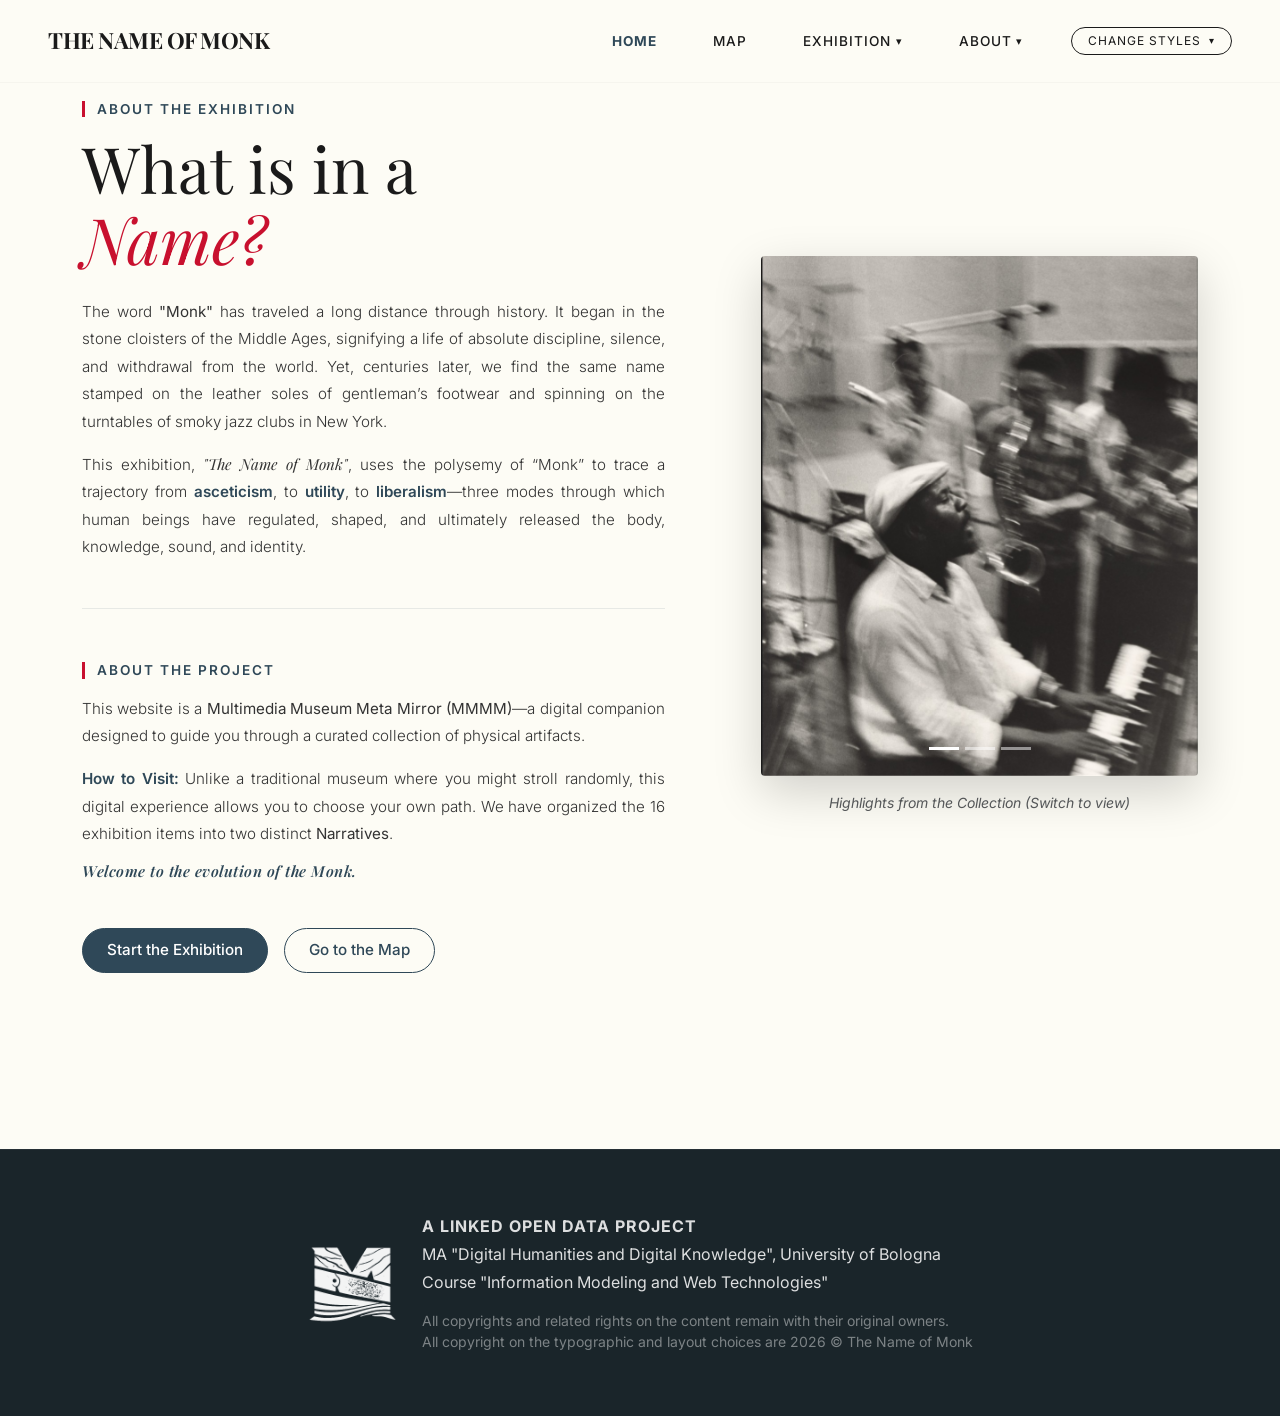
<file: index.html>
<!DOCTYPE html>
<html lang="en">
<head>
    <meta charset="UTF-8">
    <meta name="viewport" content="width=device-width, initial-scale=1.0">
    <title>The Name of Monk</title>
    
    <link href="https://cdn.jsdelivr.net/npm/bootstrap@5.3.0/dist/css/bootstrap.min.css" rel="stylesheet">
    <link rel="preconnect" href="https://fonts.googleapis.com">
    <link rel="preconnect" href="https://fonts.gstatic.com" crossorigin>
    <link href="https://fonts.googleapis.com/css2?family=Inter:wght@300;400;500;600&family=Playfair+Display:ital,wght@0,400;0,500;0,600;0,700;1,400&display=swap" rel="stylesheet">
    
    <link rel="stylesheet" href="css/base.css">
    <link id="theme-css" rel="stylesheet" href="css/theme-modern.css">
</head>
<body data-theme="modern">
    <nav class="navbar navbar-expand-lg fixed-top" id="mainNav">
        <div class="container-fluid px-4 px-lg-5">
            <a class="navbar-brand logo-text" href="#">THE NAME OF MONK</a>
            <button class="navbar-toggler" type="button" data-bs-toggle="collapse" data-bs-target="#navbarContent">
                <span class="navbar-toggler-icon"></span>
            </button>
            <div class="collapse navbar-collapse" id="navbarContent">
                <ul class="navbar-nav ms-auto mb-2 mb-lg-0 align-items-center gap-4">
                    <li class="nav-item"><a class="nav-link active" href="#">Home</a></li>
                    <li class="nav-item"><a class="nav-link" href="map.html">Map</a></li>
                    <li class="nav-item dropdown">
                        <a class="nav-link dropdown-toggle" href="#" role="button" data-bs-toggle="dropdown">Exhibition</a>
                        <ul class="dropdown-menu">
                            <li><a class="dropdown-item" href="narratives.html">Narratives</a></li>
                            <li><a class="dropdown-item" href="collection.html">Collections</a></li>
                        </ul>
                    </li>
                    <li class="nav-item dropdown">
                        <a class="nav-link dropdown-toggle" href="#" role="button" data-bs-toggle="dropdown">About</a>
                        <ul class="dropdown-menu">
                            <li><a class="dropdown-item" href="documentation.html">Documentation</a></li>
                            <li><a class="dropdown-item" href="disclaimer.html">Disclaimer</a></li>
                            <li><a class="dropdown-item" href="aboutus.html">About Us</a></li>
                        </ul>
                    </li>
                    <li class="nav-item dropdown ms-lg-2">
                        <a class="btn btn-style-toggle rounded-pill btn-sm px-3 dropdown-toggle" href="#" role="button" data-bs-toggle="dropdown">
                            CHANGE STYLES
                        </a>
                        <ul class="dropdown-menu dropdown-menu-end">
                            <li><a class="dropdown-item" href="#" onclick="setTheme('css/theme-modern.css', 'modern')">Modern (Default)</a></li>
                            <li><a class="dropdown-item" href="#" onclick="setTheme('css/theme-jazz.css', 'jazz')">Jazz</a></li>
                            <li><a class="dropdown-item" href="#" onclick="setTheme('css/theme-medieval.css', 'medieval')">Medieval</a></li>
                            <li><a class="dropdown-item" href="#" onclick="setTheme('css/theme-gothic.css', 'gothic')">Gothic</a></li>
                            <li><a class="dropdown-item" href="#" onclick="setTheme('css/theme-abstract.css', 'abstract')">Abstract</a></li>
                            <li><a class="dropdown-item" href="#" onclick="setTheme('css/theme-future.css', 'future')">Future</a></li>
                        </ul>
                    </li>
                </ul>
            </div>
        </div>
    </nav>

    <main class="container-fluid min-vh-100 d-flex align-items-center position-relative">
        <div class="container py-5 mt-5">
            <div class="row align-items-start gx-lg-5">
                <div class="col-lg-7 mb-5 mb-lg-0">
                    <div class="content-wrapper pe-lg-5">
                        <div class="mb-5">
                            <h5 class="section-label mb-3">ABOUT THE EXHIBITION</h5>
                            <h1 class="display-3 mb-4 main-title anim-element anim-up">
                                What is in a <br>
                                <span class="accent-text fst-italic">Name?</span>
                            </h1>
                            <div class="lead-text">
                                <p>The word <strong>"Monk"</strong> has traveled a long distance through history. It began in the stone cloisters of the Middle Ages, signifying a life of absolute discipline, silence, and withdrawal from the world. Yet, centuries later, we find the same name stamped on the leather soles of gentleman’s footwear and spinning on the turntables of smoky jazz clubs in New York.</p>
                                <p>This exhibition, <em class="serif-font">"The Name of Monk"</em>, uses the polysemy of “Monk” to trace a trajectory from <span class="highlight">asceticism</span>, to <span class="highlight">utility</span>, to <span class="highlight">liberalism</span>—three modes through which human beings have regulated, shaped, and ultimately released the body, knowledge, sound, and identity.</p>
                            </div>
                        </div>
                        <hr class="my-5" style="border-color: var(--cyan-grey); opacity: 0.1;">
                        <div class="mb-5">
                            <h5 class="section-label mb-3">ABOUT THE PROJECT</h5>
                            <div class="lead-text">
                                <p>This website is a <strong>Multimedia Museum Meta Mirror (MMMM)</strong>—a digital companion designed to guide you through a curated collection of physical artifacts.</p>
                                <p><strong class="highlight" style="color:var(--cyan-grey);">How to Visit:</strong> Unlike a traditional museum where you might stroll randomly, this digital experience allows you to choose your own path. We have organized the 16 exhibition items into two distinct <strong>Narratives</strong>.</p>
                                <p class="welcome-msg anim-element anim-left">Welcome to the evolution of the Monk.</p>
                            </div>
                        </div>
                        <div class="d-flex flex-wrap gap-3 mt-4">
                            <a href="narratives.html" class="btn btn-custom-primary btn-lg px-4">Start the Exhibition</a>
                            <a href="map.html" class="btn btn-custom-outline btn-lg px-4">Go to the Map</a>
                        </div>
                    </div>
                </div>
                <div class="col-lg-5 text-center position-relative sticky-lg-top" style="top: 160px; z-index: 1;">
                    <div class="image-frame shadow-lg">
                        <div id="heroCarousel" class="carousel slide carousel-fade">
                            <div class="carousel-indicators">
                                <button type="button" data-bs-target="#heroCarousel" data-bs-slide-to="0" class="active"></button>
                                <button type="button" data-bs-target="#heroCarousel" data-bs-slide-to="1"></button>
                                <button type="button" data-bs-target="#heroCarousel" data-bs-slide-to="2"></button>
                            </div>
                            <div class="carousel-inner">
                                <div class="carousel-item active">
                                    <a href="collection.html" class="carousel-link-area">
                                        <img src="images/12.jpg" class="d-block w-100" alt="Thelonious Monk">
                                        <div class="hover-overlay"><span class="btn-browse-custom">BROWSE COLLECTIONS</span></div>
                                    </a>
                                </div>
                                <div class="carousel-item">
                                    <a href="collection.html" class="carousel-link-area">
                                        <img src="images/06.jpg" class="d-block w-100" alt="Double Monk Straps"> 
                                        <div class="hover-overlay"><span class="btn-browse-custom">BROWSE COLLECTIONS</span></div>
                                    </a>
                                </div>
                                <div class="carousel-item">
                                    <a href="collection.html" class="carousel-link-area">
                                        <img src="images/10.jpg" class="d-block w-100" alt="Manuscript">
                                        <div class="hover-overlay"><span class="btn-browse-custom">BROWSE COLLECTIONS</span></div>
                                    </a>
                                </div>
                            </div>
                            <button class="carousel-control-prev" type="button" data-bs-target="#heroCarousel" data-bs-slide="prev">
                                <span class="carousel-control-prev-icon" aria-hidden="true"></span>
                                <span class="visually-hidden">Previous</span>
                            </button>
                            <button class="carousel-control-next" type="button" data-bs-target="#heroCarousel" data-bs-slide="next">
                                <span class="carousel-control-next-icon" aria-hidden="true"></span>
                                <span class="visually-hidden">Next</span>
                            </button>
                        </div>
                    </div>
                    <p class="text-muted mt-3 small fst-italic text-center">Highlights from the Collection (Switch to view)</p>
                </div>
            </div>
        </div>
    </main>

    <footer class="site-footer">
        <div class="container">
            <div class="d-flex flex-column flex-md-row justify-content-center align-items-center gap-4">
                
                <div class="footer-logo">
                    <img src="images/LOGO_white.png" alt="University of Bologna" class="img-fluid">
                </div>

                <div class="footer-text text-center text-md-start">
                    <p class="mb-1 text-uppercase fw-bold" style="letter-spacing: 1px;">A Linked Open Data Project</p>
                    <p class="mb-1">MA "Digital Humanities and Digital Knowledge", University of Bologna</p>
                    <p class="mb-3">Course "Information Modeling and Web Technologies"</p>
                    
                    <div class="small">
                        <p class="mb-0">All copyrights and related rights on the content remain with their original owners.</p>
                        <p class="mb-0">All copyright on the typographic and layout choices are 2026 © The Name of Monk</p>
                    </div>
                </div>

            </div>
        </div>
    </footer>

    <button type="button" id="btn-back-to-top">↑</button>

    <script src="https://cdn.jsdelivr.net/npm/bootstrap@5.3.0-alpha1/dist/js/bootstrap.bundle.min.js"></script>
    
    <script src="js/theme-manager.js"></script>
    

    
</body>
</html>
</file>
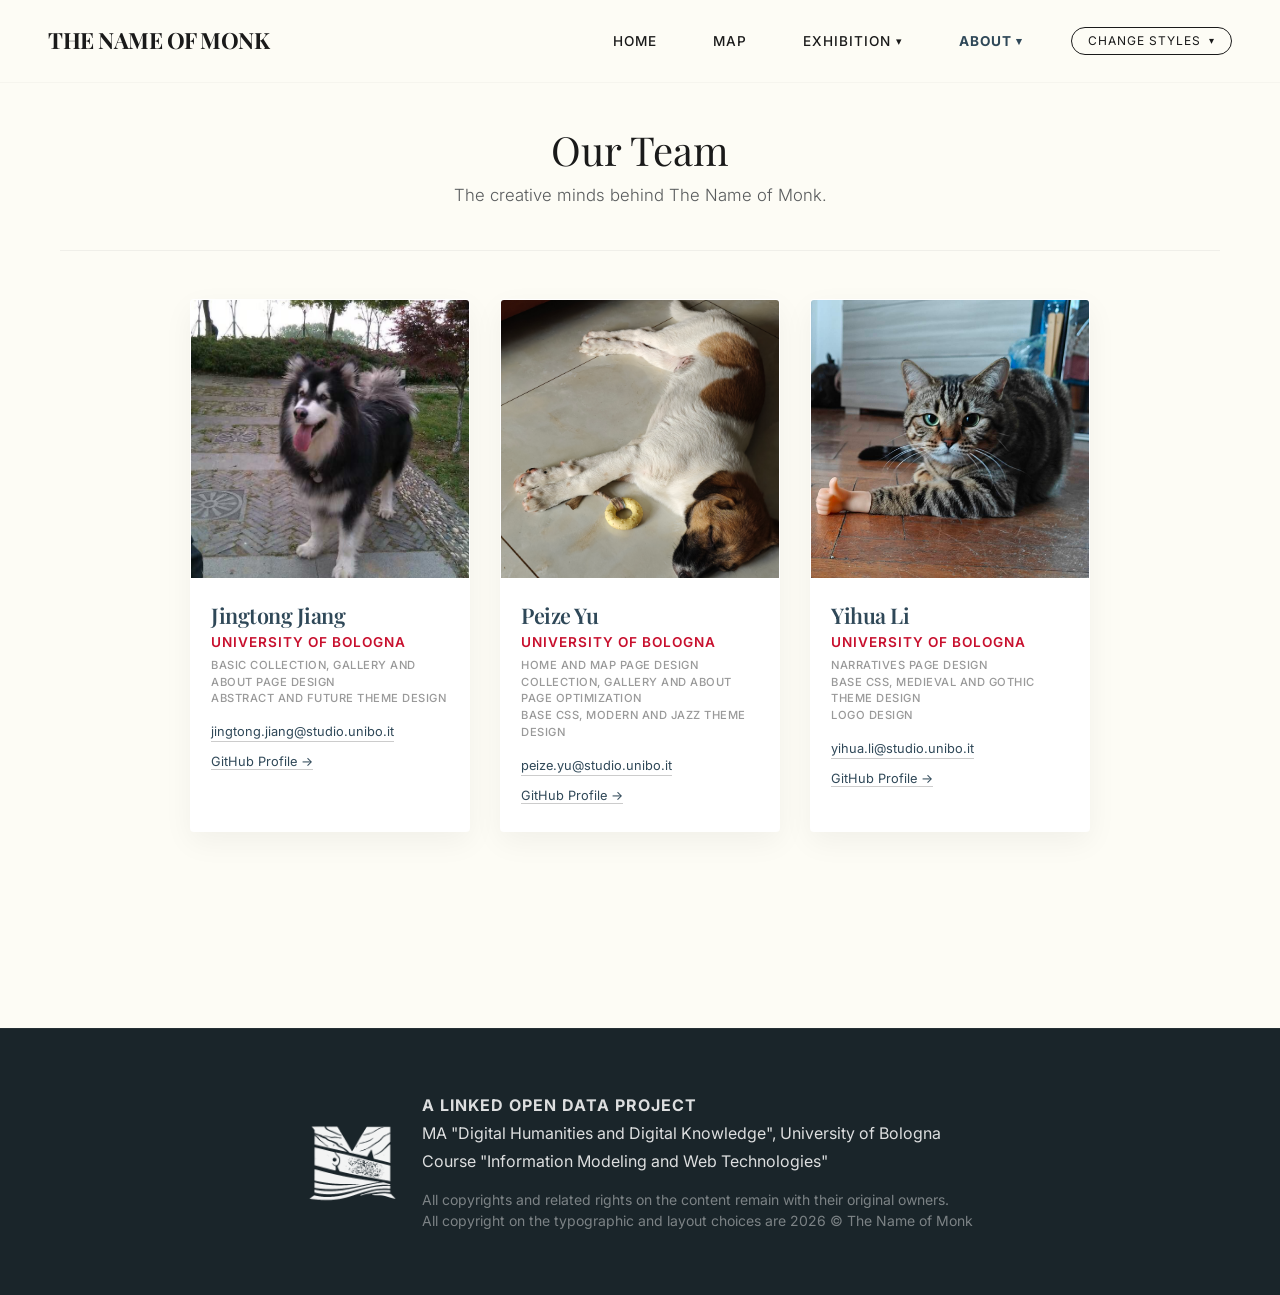
<file: aboutus.html>
<!DOCTYPE html>
<html lang="en">
<head>
    <meta charset="UTF-8">
    <meta name="viewport" content="width=device-width, initial-scale=1.0">
    <title>The Name of Monk</title>
    
    <link href="https://cdn.jsdelivr.net/npm/bootstrap@5.3.0/dist/css/bootstrap.min.css" rel="stylesheet">
    <link rel="preconnect" href="https://fonts.googleapis.com">
    <link rel="preconnect" href="https://fonts.gstatic.com" crossorigin>
    <link href="https://fonts.googleapis.com/css2?family=Inter:wght@300;400;500;600&family=Playfair+Display:ital,wght@0,400;0,500;0,600;0,700;1,400&display=swap" rel="stylesheet">
    
    <link rel="stylesheet" href="css/base.css">
    <link id="theme-css" rel="stylesheet" href="css/theme-modern.css">
</head>
<body data-theme="modern">
    <nav class="navbar navbar-expand-lg fixed-top" id="mainNav">
        <div class="container-fluid px-4 px-lg-5">
            <a class="navbar-brand logo-text" href="#">THE NAME OF MONK</a>
            <button class="navbar-toggler" type="button" data-bs-toggle="collapse" data-bs-target="#navbarContent">
                <span class="navbar-toggler-icon"></span>
            </button>
            <div class="collapse navbar-collapse" id="navbarContent">
                <ul class="navbar-nav ms-auto mb-2 mb-lg-0 align-items-center gap-4">
                    <li class="nav-item"><a class="nav-link" href="index.html">Home</a></li>
                    <li class="nav-item"><a class="nav-link" href="map.html">Map</a></li>
                    <li class="nav-item dropdown">
                        <a class="nav-link dropdown-toggle" href="#" role="button" data-bs-toggle="dropdown">Exhibition</a>
                        <ul class="dropdown-menu">
                            <li><a class="dropdown-item" href="narratives.html">Narratives</a></li>
                            <li><a class="dropdown-item" href="collection.html">Collections</a></li>
                        </ul>
                    </li>
                    <li class="nav-item dropdown">
                        <a class="nav-link dropdown-toggle active" href="#" role="button" data-bs-toggle="dropdown">About</a>
                        <ul class="dropdown-menu">
                            <li><a class="dropdown-item" href="documentation.html">Documentation</a></li>
                            <li><a class="dropdown-item" href="disclaimer.html">Disclaimer</a></li>
                            <li><a class="dropdown-item" href="aboutus.html">About Us</a></li>
                        </ul>
                    </li>
                    <li class="nav-item dropdown ms-lg-2">
                        <a class="btn btn-style-toggle rounded-pill btn-sm px-3 dropdown-toggle" href="#" role="button" data-bs-toggle="dropdown">
                            CHANGE STYLES
                        </a>
                        <ul class="dropdown-menu dropdown-menu-end">
                            <li><a class="dropdown-item" href="#" onclick="setTheme('css/theme-modern.css', 'modern')">Modern (Default)</a></li>
                            <li><a class="dropdown-item" href="#" onclick="setTheme('css/theme-jazz.css', 'jazz')">Jazz</a></li>
                            <li><a class="dropdown-item" href="#" onclick="setTheme('css/theme-medieval.css', 'medieval')">Medieval</a></li>
                            <li><a class="dropdown-item" href="#" onclick="setTheme('css/theme-gothic.css', 'gothic')">Gothic</a></li>
                            <li><a class="dropdown-item" href="#" onclick="setTheme('css/theme-abstract.css', 'abstract')">Abstract</a></li>
                            <li><a class="dropdown-item" href="#" onclick="setTheme('css/theme-future.css', 'future')">Future</a></li>
                        </ul>
                    </li>
                </ul>
            </div>
        </div>
    </nav>

<main class="container-fluid min-vh-100 d-flex align-items-center justify-content-center">
        <div class="about-container">
            
            <div class="page-header-section mb-5">
                <h1 class="main-title">Our Team</h1>
                <p class="lead-text text-center text-muted mw-700-center">
                    The creative minds behind The Name of Monk.
                </p>
            </div>

            <section class="team-grid">
                
                <div class="member-card">
                    <img src="images/jingtong.jpg" alt="Jingtong Jiang">
                    <div class="member-info">
                        <h3>Jingtong Jiang</h3>
                        <p class="university">University of Bologna</p>
                        <p class="role">Basic Collection, Gallery and About Page Design</p>
                        <p class="role">Abstract and Future Theme Design</p>
                        <div class="links">
                            <a href="mailto:jingtong.jiang@studio.unibo.it">jingtong.jiang@studio.unibo.it</a>
                            <p><a href="https://github.com/Jasmine724" target="_blank">GitHub Profile →</a></p>
                        </div>
                    </div>
                </div>

                <div class="member-card"> 
                    <img src="images/peize.jpg" alt="Peize Yu">
                    <div class="member-info">
                        <h3>Peize Yu</h3>
                        <p class="university">University of Bologna</p>
                        <p class="role">Home and Map Page Design</p>
                        <p class="role">Collection, Gallery and About Page Optimization</p>
                        <p class="role">Base CSS, Modern and Jazz Theme Design</p>
                        <div class="links">
                            <a href="mailto:peize.yu@studio.unibo.it">peize.yu@studio.unibo.it</a>
                            <p><a href="https://github.com/SinerYuu" target="_blank">GitHub Profile →</a></p>
                        </div>
                    </div>
                </div>

                <div class="member-card">
                    <img src="images/yihua.jpg" alt="Yihua Li">
                    <div class="member-info">
                        <h3>Yihua Li</h3>
                        <p class="university">University of Bologna</p>
                        <p class="role">Narratives Page Design</p>
                        <p class="role">Base CSS, Medieval and Gothic Theme Design</p>
                        <p class="role">LOGO Design</p>
                        <div class="links">
                            <a href="mailto:yihua.li@studio.unibo.it">yihua.li@studio.unibo.it</a>
                            <p><a href="https://github.com/lisitein" target="_blank">GitHub Profile →</a></p>
                        </div>
                    </div>
                </div>

            </section>
        </div>
    </main>

    <footer class="site-footer">
        <div class="container">
            <div class="d-flex flex-column flex-md-row justify-content-center align-items-center gap-4">
                
                <div class="footer-logo">
                    <img src="images/LOGO_white.png" alt="University of Bologna" class="img-fluid">
                </div>

                <div class="footer-text text-center text-md-start">
                    <p class="mb-1 text-uppercase fw-bold" style="letter-spacing: 1px;">A Linked Open Data Project</p>
                    <p class="mb-1">MA "Digital Humanities and Digital Knowledge", University of Bologna</p>
                    <p class="mb-3">Course "Information Modeling and Web Technologies"</p>
                    
                    <div class="small">
                        <p class="mb-0">All copyrights and related rights on the content remain with their original owners.</p>
                        <p class="mb-0">All copyright on the typographic and layout choices are 2026 © The Name of Monk</p>
                    </div>
                </div>

            </div>
        </div>
    </footer>

    <button type="button" id="btn-back-to-top">↑</button>
    
    <script src="https://cdn.jsdelivr.net/npm/bootstrap@5.3.0/dist/js/bootstrap.bundle.min.js"></script>
    <script src="js/theme-manager.js"></script>

</body>
</html>
</file>
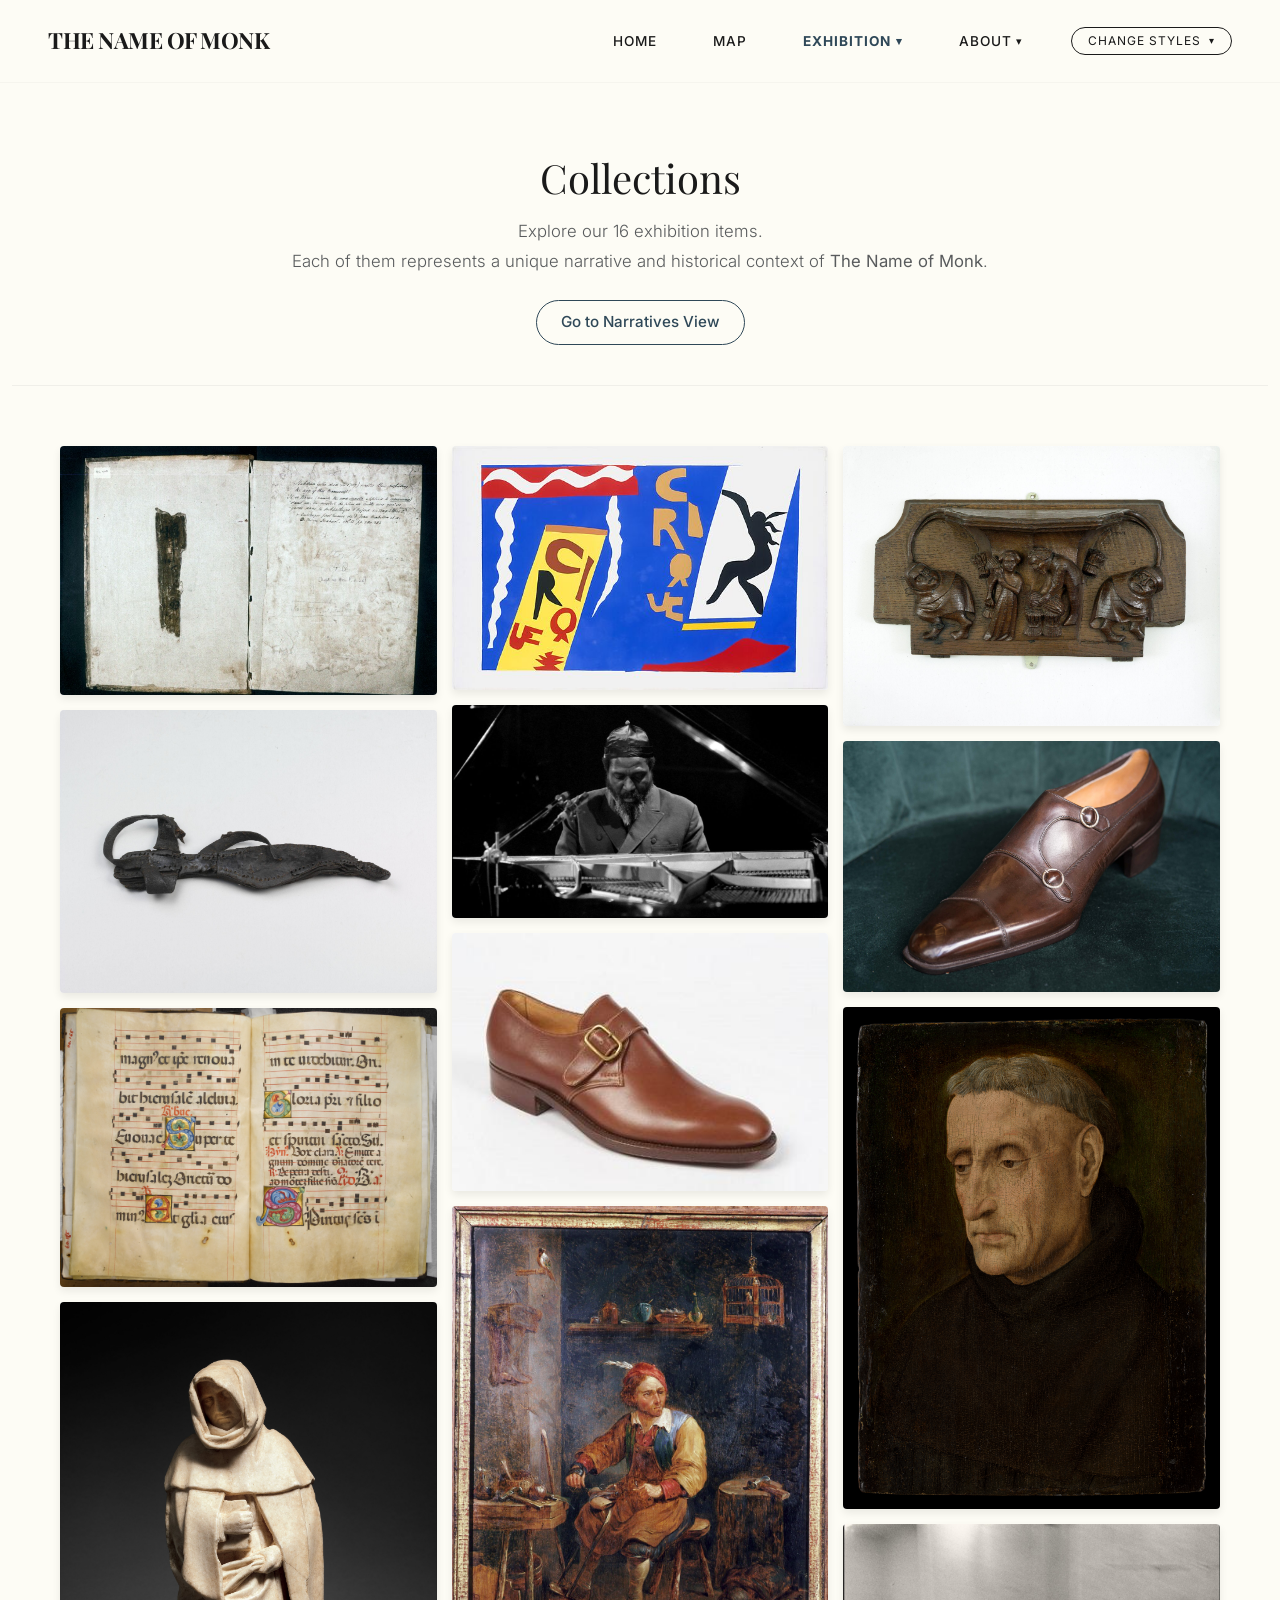
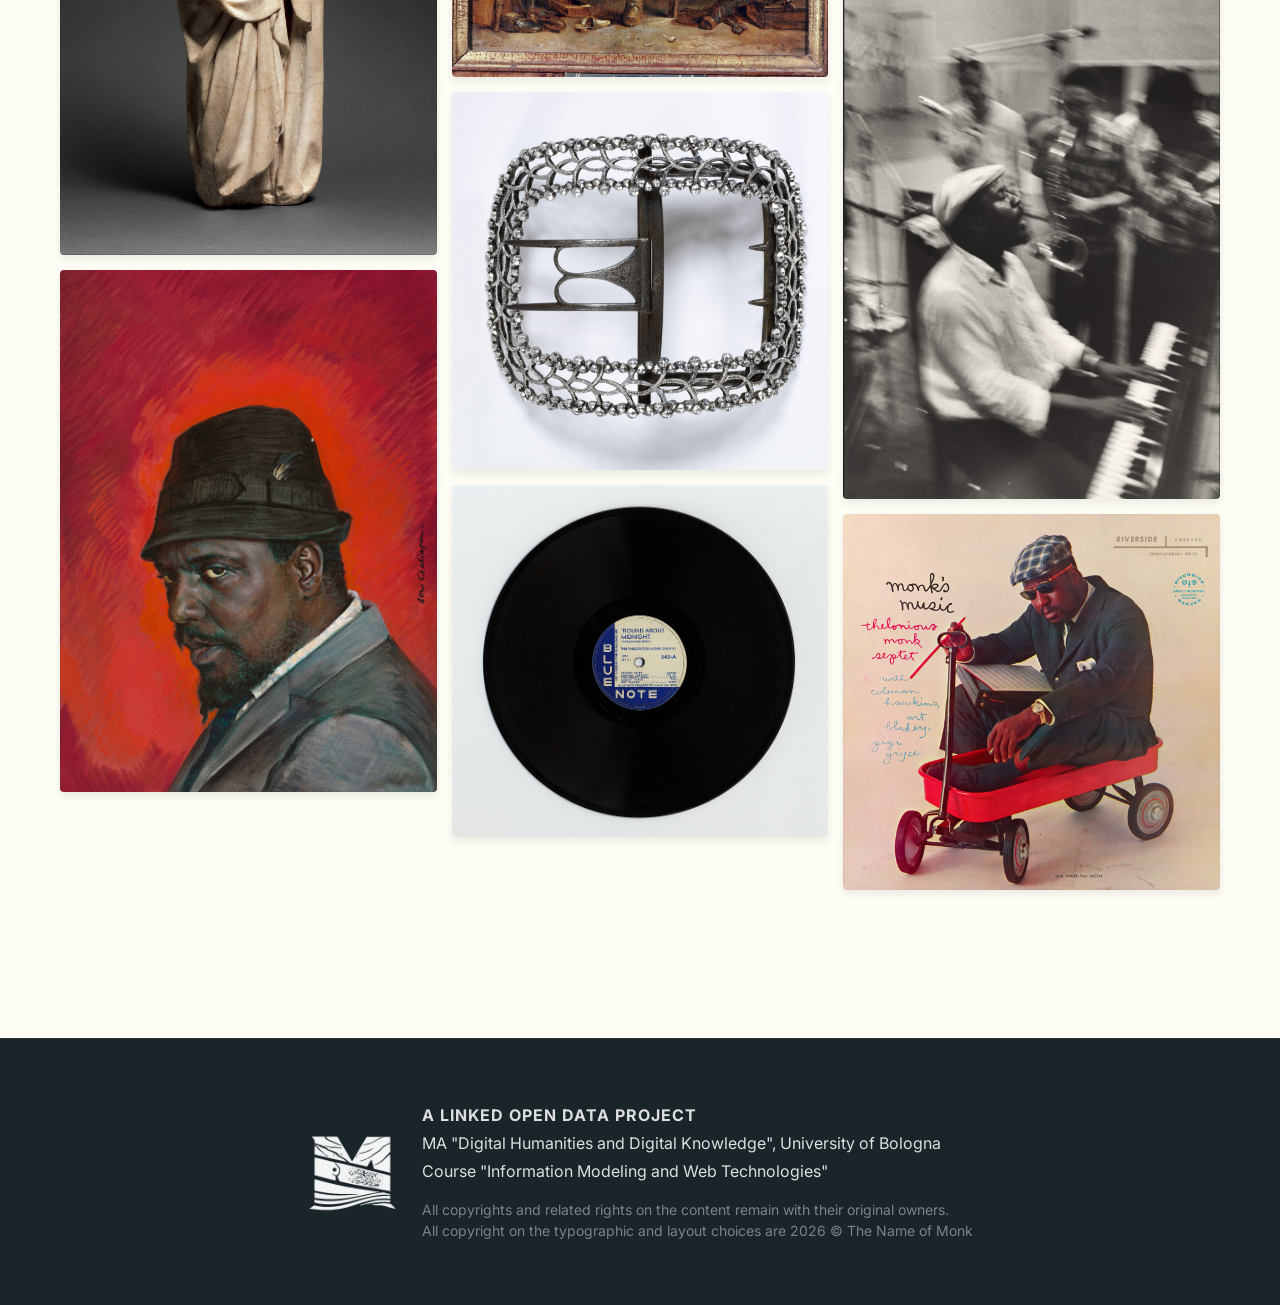
<file: collection.html>
<!DOCTYPE html>
<html lang="en">
<head>
    <title>Collections | The Name of the Monk</title>
    <meta charset="utf-8">
    <meta name="viewport" content="width=device-width, initial-scale=1">
    
    <link href="https://cdn.jsdelivr.net/npm/bootstrap@5.3.0-alpha1/dist/css/bootstrap.min.css" rel="stylesheet">
    
    <link rel="preconnect" href="https://fonts.googleapis.com">
    <link rel="preconnect" href="https://fonts.gstatic.com" crossorigin>
    <link href="https://fonts.googleapis.com/css2?family=Inter:wght@300;400;500;600;700&family=Playfair+Display:ital,wght@0,400;0,600;0,700;1,400&display=swap" rel="stylesheet">
    
    <link rel="stylesheet" href="css/base.css">
    <link id="theme-css" rel="stylesheet" href="css/theme-modern.css">
</head>
<body data-theme="modern">
    <nav class="navbar navbar-expand-lg fixed-top" id="mainNav">
        <div class="container-fluid px-4 px-lg-5">
            <a class="navbar-brand logo-text" href="index.html">THE NAME OF MONK</a>
            <button class="navbar-toggler" type="button" data-bs-toggle="collapse" data-bs-target="#navbarContent">
                <span class="navbar-toggler-icon"></span>
            </button>
            <div class="collapse navbar-collapse" id="navbarContent">
                <ul class="navbar-nav ms-auto mb-2 mb-lg-0 align-items-center gap-4">
                    <li class="nav-item"><a class="nav-link" href="index.html">Home</a></li>
                    <li class="nav-item"><a class="nav-link" href="map.html">Map</a></li>
                    <li class="nav-item dropdown">
                        <a class="nav-link dropdown-toggle active" href="#" role="button" data-bs-toggle="dropdown">Exhibition</a>
                        <ul class="dropdown-menu">
                            <li><a class="dropdown-item" href="narratives.html">Narratives</a></li>
                            <li><a class="dropdown-item" href="collection.html">Collections</a></li>
                        </ul>
                    </li>
                    <li class="nav-item dropdown">
                        <a class="nav-link dropdown-toggle" href="#" role="button" data-bs-toggle="dropdown">About</a>
                        <ul class="dropdown-menu">
                            <li><a class="dropdown-item" href="documentation.html">Documentation</a></li>
                            <li><a class="dropdown-item" href="disclaimer.html">Disclaimer</a></li>
                            <li><a class="dropdown-item" href="aboutus.html">About Us</a></li>
                        </ul>
                    </li>
                    <li class="nav-item dropdown ms-lg-2">
                        <a class="btn btn-style-toggle rounded-pill btn-sm px-3 dropdown-toggle" href="#" role="button" data-bs-toggle="dropdown">
                            CHANGE STYLES
                        </a>
                        <ul class="dropdown-menu dropdown-menu-end">
                            <li><a class="dropdown-item" href="#" onclick="setTheme('css/theme-modern.css', 'modern')">Modern (Default)</a></li>
                            <li><a class="dropdown-item" href="#" onclick="setTheme('css/theme-jazz.css', 'jazz')">Jazz</a></li>
                            <li><a class="dropdown-item" href="#" onclick="setTheme('css/theme-medieval.css', 'medieval')">Medieval</a></li>
                            <li><a class="dropdown-item" href="#" onclick="setTheme('css/theme-gothic.css', 'gothic')">Gothic</a></li>
                            <li><a class="dropdown-item" href="#" onclick="setTheme('css/theme-abstract.css', 'abstract')">Abstract</a></li>
                            <li><a class="dropdown-item" href="#" onclick="setTheme('css/theme-future.css', 'future')">Future</a></li>
                        </ul>
                    </li>
                </ul>
            </div>
        </div>
    </nav>

    <main class="container-fluid min-vh-100 mt-5 pt-5">
        
        <div class="page-header-section">
            <h1 class="main-title mb-3">Collections</h1>
            <p class="lead-text text-center text-muted mw-700-center">
                Explore our 16 exhibition items.<br> Each of them represents a unique narrative and historical context of <strong>The Name of Monk</strong>.<br>
            </p>
            <div class="mt-4">
                <a href="narratives.html" class="btn btn-custom-outline px-4">Go to Narratives View</a>
            </div>
        </div>

        <div class="gallery-container">
            <div class="gallery-column">
                <div class="gallery-item">
                    <img src="images/01.jpg" alt="Rule of St. Benedict">
                    <div class="item-overlay">
                        <h5>Rule of St. Benedict</h5>
                        <a href="gallery.html?id=1" class="view-more-btn">View Detail</a>
                    </div>
                </div>
                <div class="gallery-item">
                    <img src="images/04.jpg" alt="Medieval Leather Patten">
                    <div class="item-overlay">
                        <h5>Medieval Leather Patten</h5>
                        <a href="gallery.html?id=4" class="view-more-btn">View Detail</a>
                    </div>
                </div>
                <div class="gallery-item">
                    <img src="images/07.jpg" alt="Benedictine Antiphonary">
                    <div class="item-overlay">
                        <h5>Benedictine Antiphonary</h5>
                        <a href="gallery.html?id=7" class="view-more-btn">View Detail</a>
                    </div>
                </div>
                <div class="gallery-item">
                    <img src="images/10.jpg" alt="The Mourner Sculpture">
                    <div class="item-overlay">
                        <h5>The Mourner Sculpture</h5>
                        <a href="gallery.html?id=10" class="view-more-btn">View Detail</a>
                    </div>
                </div>
                <div class="gallery-item">
                    <img src="images/13.jpg" alt="Portrait of Thelonious Monk">
                    <div class="item-overlay">
                        <h5>Portrait of Thelonious Monk</h5>
                        <a href="gallery.html?id=13" class="view-more-btn">View Detail</a>
                    </div>
                </div>
            </div>

            <div class="gallery-column">
                <div class="gallery-item">
                    <img src="images/02.jpg" alt="Matisse's Jazz">
                    <div class="item-overlay">
                        <h5>Matisse's Jazz</h5>
                        <a href="gallery.html?id=2" class="view-more-btn">View Detail</a>
                    </div>
                </div>
                <div class="gallery-item">
                    <img src="images/05.jpg" alt="Video">
                    <div class="item-overlay">
                        <h5>Video "I Mean You"</h5>
                        <a href="gallery.html?id=5" class="view-more-btn">View Detail</a>
                    </div>
                </div>
                <div class="gallery-item">
                    <img src="images/08.jpg" alt="Monk Shoes">
                    <div class="item-overlay">
                        <h5>Monk Shoes</h5>
                        <a href="gallery.html?id=8" class="view-more-btn">View Detail</a>
                    </div>
                </div>
                <div class="gallery-item">
                    <img src="images/11.jpg" alt="The Shoemaker">
                    <div class="item-overlay">
                        <h5>The Shoemaker</h5>
                        <a href="gallery.html?id=11" class="view-more-btn">View Detail</a>
                    </div>
                </div>
                <div class="gallery-item">
                    <img src="images/14.jpg" alt="Shoe Buckle">
                    <div class="item-overlay">
                        <h5>Shoe Buckle</h5>
                        <a href="gallery.html?id=14" class="view-more-btn">View Detail</a>
                    </div>
                </div>
                <div class="gallery-item">
                    <img src="images/16.jpg" alt="Album Round About Midnight">
                    <div class="item-overlay">
                        <h5>Album "Round About Midnight"</h5>
                        <a href="gallery.html?id=16" class="view-more-btn">View Detail</a>
                    </div>
                </div>
            </div>

            <div class="gallery-column">
                <div class="gallery-item">
                    <img src="images/03.jpg" alt="The Misericord">
                    <div class="item-overlay">
                        <h5>The Misericord</h5>
                        <a href="gallery.html?id=3" class="view-more-btn">View Detail</a>
                    </div>
                </div>
                <div class="gallery-item">
                    <img src="images/06.jpg" alt="Double Monk Straps">
                    <div class="item-overlay">
                        <h5>Double Monk Straps</h5>
                        <a href="gallery.html?id=6" class="view-more-btn">View Detail</a>
                    </div>
                </div>
                <div class="gallery-item">
                    <img src="images/09.jpg" alt="A Benedictine Monk">
                    <div class="item-overlay">
                        <h5>A Benedictine Monk</h5>
                        <a href="gallery.html?id=9" class="view-more-btn">View Detail</a>
                    </div>
                </div>
                <div class="gallery-item">
                    <img src="images/12.jpg" alt="Photography of Thelonious Monk">
                    <div class="item-overlay">
                        <h5>Photography of Thelonious Monk</h5>
                        <a href="gallery.html?id=12" class="view-more-btn">View Detail</a>
                    </div>
                </div>
                <div class="gallery-item">
                    <img src="images/15.jpg" alt="Album Monk's Music">
                    <div class="item-overlay">
                        <h5>Album "Monk's Music"</h5>
                        <a href="gallery.html?id=15" class="view-more-btn">View Detail</a>
                    </div>
                </div>
            </div>
        </div>
    </main>

    <footer class="site-footer">
        <div class="container">
            <div class="d-flex flex-column flex-md-row justify-content-center align-items-center gap-4">
                <div class="footer-logo">
                    <img src="images/LOGO_white.png" alt="University of Bologna" class="img-fluid">
                </div>
                <div class="footer-text text-center text-md-start">
                    <p class="mb-1 text-uppercase fw-bold ls-1">A Linked Open Data Project</p>
                    <p class="mb-1">MA "Digital Humanities and Digital Knowledge", University of Bologna</p>
                    <p class="mb-3">Course "Information Modeling and Web Technologies"</p>
                    <div class="small">
                        <p class="mb-0">All copyrights and related rights on the content remain with their original owners.</p>
                        <p class="mb-0">All copyright on the typographic and layout choices are 2026 © The Name of Monk</p>
                    </div>
                </div>
            </div>
        </div>
    </footer>

    <button type="button" id="btn-back-to-top">↑</button>

    <script src="https://cdn.jsdelivr.net/npm/bootstrap@5.3.0-alpha1/dist/js/bootstrap.bundle.min.js"></script>
    
    <script src="js/theme-manager.js"></script>    
</body>
</html>
</file>
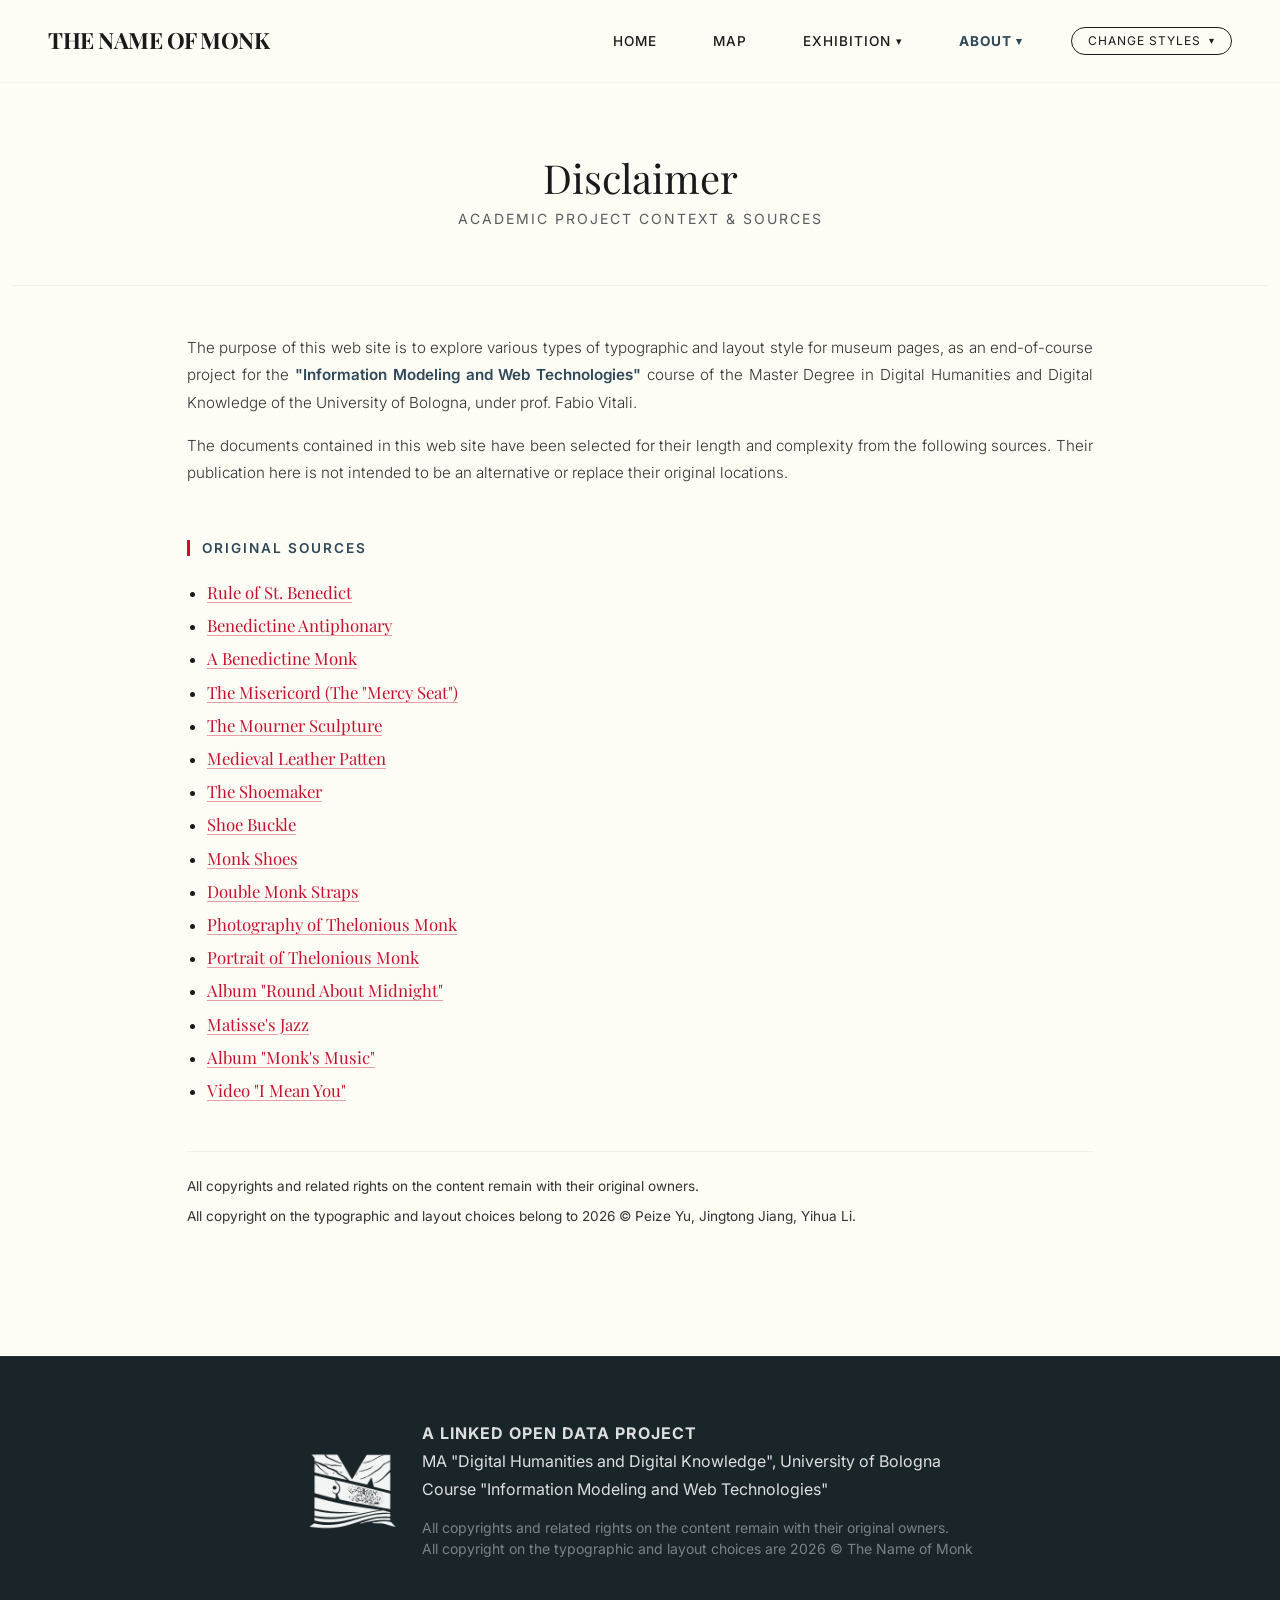
<file: disclaimer.html>
<!DOCTYPE html>
<html lang="en">
<head>
    <meta charset="UTF-8">
    <meta name="viewport" content="width=device-width, initial-scale=1.0">
    <title>The Name of Monk</title>
    
    <link href="https://cdn.jsdelivr.net/npm/bootstrap@5.3.0/dist/css/bootstrap.min.css" rel="stylesheet">
    <link rel="preconnect" href="https://fonts.googleapis.com">
    <link rel="preconnect" href="https://fonts.gstatic.com" crossorigin>
    <link href="https://fonts.googleapis.com/css2?family=Inter:wght@300;400;500;600&family=Playfair+Display:ital,wght@0,400;0,500;0,600;0,700;1,400&display=swap" rel="stylesheet">
    
    <link rel="stylesheet" href="css/base.css">
    <link id="theme-css" rel="stylesheet" href="css/theme-modern.css">
</head>
<body data-theme="modern">
    <nav class="navbar navbar-expand-lg fixed-top" id="mainNav">
        <div class="container-fluid px-4 px-lg-5">
            <a class="navbar-brand logo-text" href="#">THE NAME OF MONK</a>
            <button class="navbar-toggler" type="button" data-bs-toggle="collapse" data-bs-target="#navbarContent">
                <span class="navbar-toggler-icon"></span>
            </button>
            <div class="collapse navbar-collapse" id="navbarContent">
                <ul class="navbar-nav ms-auto mb-2 mb-lg-0 align-items-center gap-4">
                    <li class="nav-item"><a class="nav-link" href="index.html">Home</a></li>
                    <li class="nav-item"><a class="nav-link" href="map.html">Map</a></li>
                    <li class="nav-item dropdown">
                        <a class="nav-link dropdown-toggle" href="#" role="button" data-bs-toggle="dropdown">Exhibition</a>
                        <ul class="dropdown-menu">
                            <li><a class="dropdown-item" href="narratives.html">Narratives</a></li>
                            <li><a class="dropdown-item" href="collection.html">Collections</a></li>
                        </ul>
                    </li>
                    <li class="nav-item dropdown">
                        <a class="nav-link dropdown-toggle active" href="#" role="button" data-bs-toggle="dropdown">About</a>
                        <ul class="dropdown-menu">
                            <li><a class="dropdown-item" href="documentation.html">Documentation</a></li>
                            <li><a class="dropdown-item" href="disclaimer.html">Disclaimer</a></li>
                            <li><a class="dropdown-item" href="aboutus.html">About Us</a></li>
                        </ul>
                    </li>
                    <li class="nav-item dropdown ms-lg-2">
                        <a class="btn btn-style-toggle rounded-pill btn-sm px-3 dropdown-toggle" href="#" role="button" data-bs-toggle="dropdown">
                            CHANGE STYLES
                        </a>
                        <ul class="dropdown-menu dropdown-menu-end">
                            <li><a class="dropdown-item" href="#" onclick="setTheme('css/theme-modern.css', 'modern')">Modern (Default)</a></li>
                            <li><a class="dropdown-item" href="#" onclick="setTheme('css/theme-jazz.css', 'jazz')">Jazz</a></li>
                            <li><a class="dropdown-item" href="#" onclick="setTheme('css/theme-medieval.css', 'medieval')">Medieval</a></li>
                            <li><a class="dropdown-item" href="#" onclick="setTheme('css/theme-gothic.css', 'gothic')">Gothic</a></li>
                            <li><a class="dropdown-item" href="#" onclick="setTheme('css/theme-abstract.css', 'abstract')">Abstract</a></li>
                            <li><a class="dropdown-item" href="#" onclick="setTheme('css/theme-future.css', 'future')">Future</a></li>
                        </ul>
                    </li>
                </ul>
            </div>
        </div>
    </nav>
    
<main class="container-fluid min-vh-100 mt-5 pt-5">
        
        <div class="page-header-section mb-5">
            <h1 class="main-title">Disclaimer</h1>
            <p class="text-muted small text-uppercase ls-2">Academic Project Context & Sources</p>
        </div>

        <div class="container px-4">
            <div class="row justify-content-center">
                <div class="col-lg-10">
                    
                    <div class="lead-text mb-5">
                        <p>
                            The purpose of this web site is to explore various types of typographic and
                            layout style for museum pages, as an end-of-course project for the 
                            <strong class="highlight">"Information Modeling and Web Technologies"</strong> course of the Master Degree in Digital Humanities
                            and Digital Knowledge of the University of Bologna, under prof. Fabio Vitali.
                        </p>
                        <p>
                            The documents contained in this web site have been selected for their length and
                            complexity from the following sources. Their publication here is not intended to be an alternative or
                            replace their original locations.
                        </p>
                    </div>

                    <div class="sources-section mt-4 mb-5">
                        <h5 class="section-label mb-4">Original Sources</h5>
                        
                        <ul class="source-list">
                            <li><a href="https://digital.bodleian.ox.ac.uk/objects/89572a39-b6c0-469c-a370-d3b51e01d1de/" target="_blank" class="source-link">Rule of St. Benedict</a></li>
                            <li><a href="https://www.metmuseum.org/art/collection/search/471898" target="_blank" class="source-link">Benedictine Antiphonary</a></li>
                            <li><a href="https://www.metmuseum.org/art/collection/search/436522" target="_blank" class="source-link">A Benedictine Monk</a></li>
                            <li><a href="https://collections.vam.ac.uk/item/O48617/misericord-unknown/" target="_blank" class="source-link">The Misericord (The "Mercy Seat")</a></li>
                            <li><a href="https://www.metmuseum.org/art/collection/search/464366" target="_blank" class="source-link">The Mourner Sculpture</a></li>
                            <li><a href="https://collections.vam.ac.uk/item/O107720/patten-unknown/" target="_blank" class="source-link">Medieval Leather Patten</a></li>
                            <li><a href="https://www.northamptonmuseums.com/directory-record/393/" target="_blank" class="source-link">The Shoemaker</a></li>
                            <li><a href="https://collections.vam.ac.uk/item/O112906/shoe-buckle-kirkham-thomas/" target="_blank" class="source-link">Shoe Buckle</a></li>
                            <li><a href="https://www.northamptonmuseums.com/directory-record/150/monk" target="_blank" class="source-link">Monk Shoes</a></li>
                            <li><a href="https://shoegazing.com/2025/07/04/world-championships-of-shoemaking-2025-all-competition-shoes-pt-1/#number1" target="_blank" class="source-link">Double Monk Straps</a></li>
                            <li><a href="https://www.moma.org/collection/works/57602" target="_blank" class="source-link">Photography of Thelonious Monk</a></li>
                            <li><a href="https://www.si.edu/object/npg_NPG.78.TC596" target="_blank" class="source-link">Portrait of Thelonious Monk</a></li>
                            <li><a href="https://www.si.edu/object/roundabout--midnight-well-you-neednt:nmah_666391" target="_blank" class="source-link">Album "Round About Midnight"</a></li>
                            <li><a href="https://www.metmuseum.org/art/collection/search/353770" target="_blank" class="source-link">Matisse's Jazz</a></li>
                            <li><a href="https://en.wikipedia.org/wiki/Monk%27s_Music" target="_blank" class="source-link">Album "Monk's Music"</a></li>
                            <li><a href="https://www.youtube.com/watch?v=kROre63J0Lw&t=55" target="_blank" class="source-link">Video "I Mean You"</a></li>
                        </ul>
                    </div>

                    <div class="copyright-notice">
                        <p class="mb-2">All copyrights and related rights on the content remain with their original owners.</p>
                        <p class="mb-0">All copyright on the typographic and layout choices belong to 2026 © Peize Yu, Jingtong Jiang, Yihua Li.</p>
                    </div>

                </div>
            </div>
        </div>
    </main>
    
    <footer class="site-footer">
        <div class="container">
            <div class="d-flex flex-column flex-md-row justify-content-center align-items-center gap-4">
                
                <div class="footer-logo">
                    <img src="images/LOGO_white.png" alt="University of Bologna" class="img-fluid">
                </div>

                <div class="footer-text text-center text-md-start">
                    <p class="mb-1 text-uppercase fw-bold" style="letter-spacing: 1px;">A Linked Open Data Project</p>
                    <p class="mb-1">MA "Digital Humanities and Digital Knowledge", University of Bologna</p>
                    <p class="mb-3">Course "Information Modeling and Web Technologies"</p>
                    
                    <div class="small">
                        <p class="mb-0">All copyrights and related rights on the content remain with their original owners.</p>
                        <p class="mb-0">All copyright on the typographic and layout choices are 2026 © The Name of Monk</p>
                    </div>
                </div>

            </div>
        </div>
    </footer>

    <button type="button" id="btn-back-to-top">↑</button>
    
    <script src="https://cdn.jsdelivr.net/npm/bootstrap@5.3.0-alpha1/dist/js/bootstrap.bundle.min.js"></script>
    <script src="js/theme-manager.js"></script>

</body>
</html>
</file>
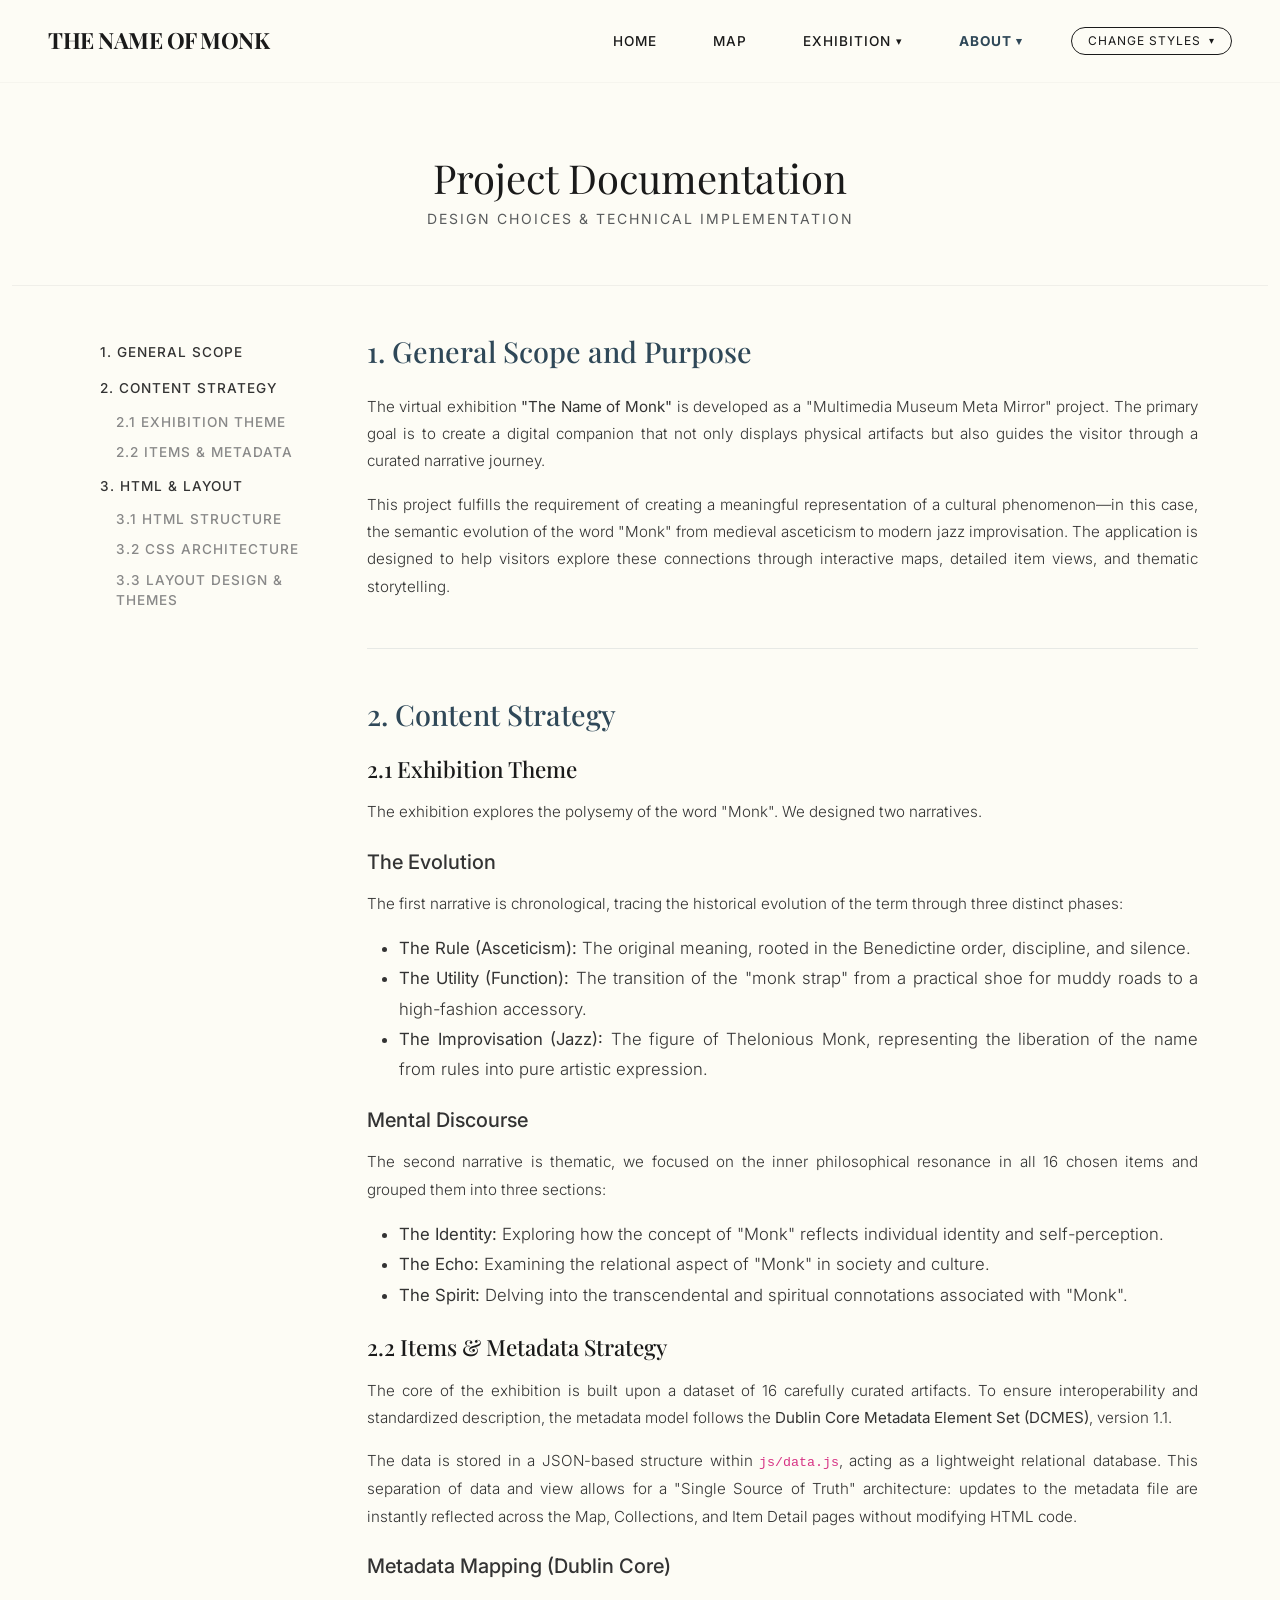
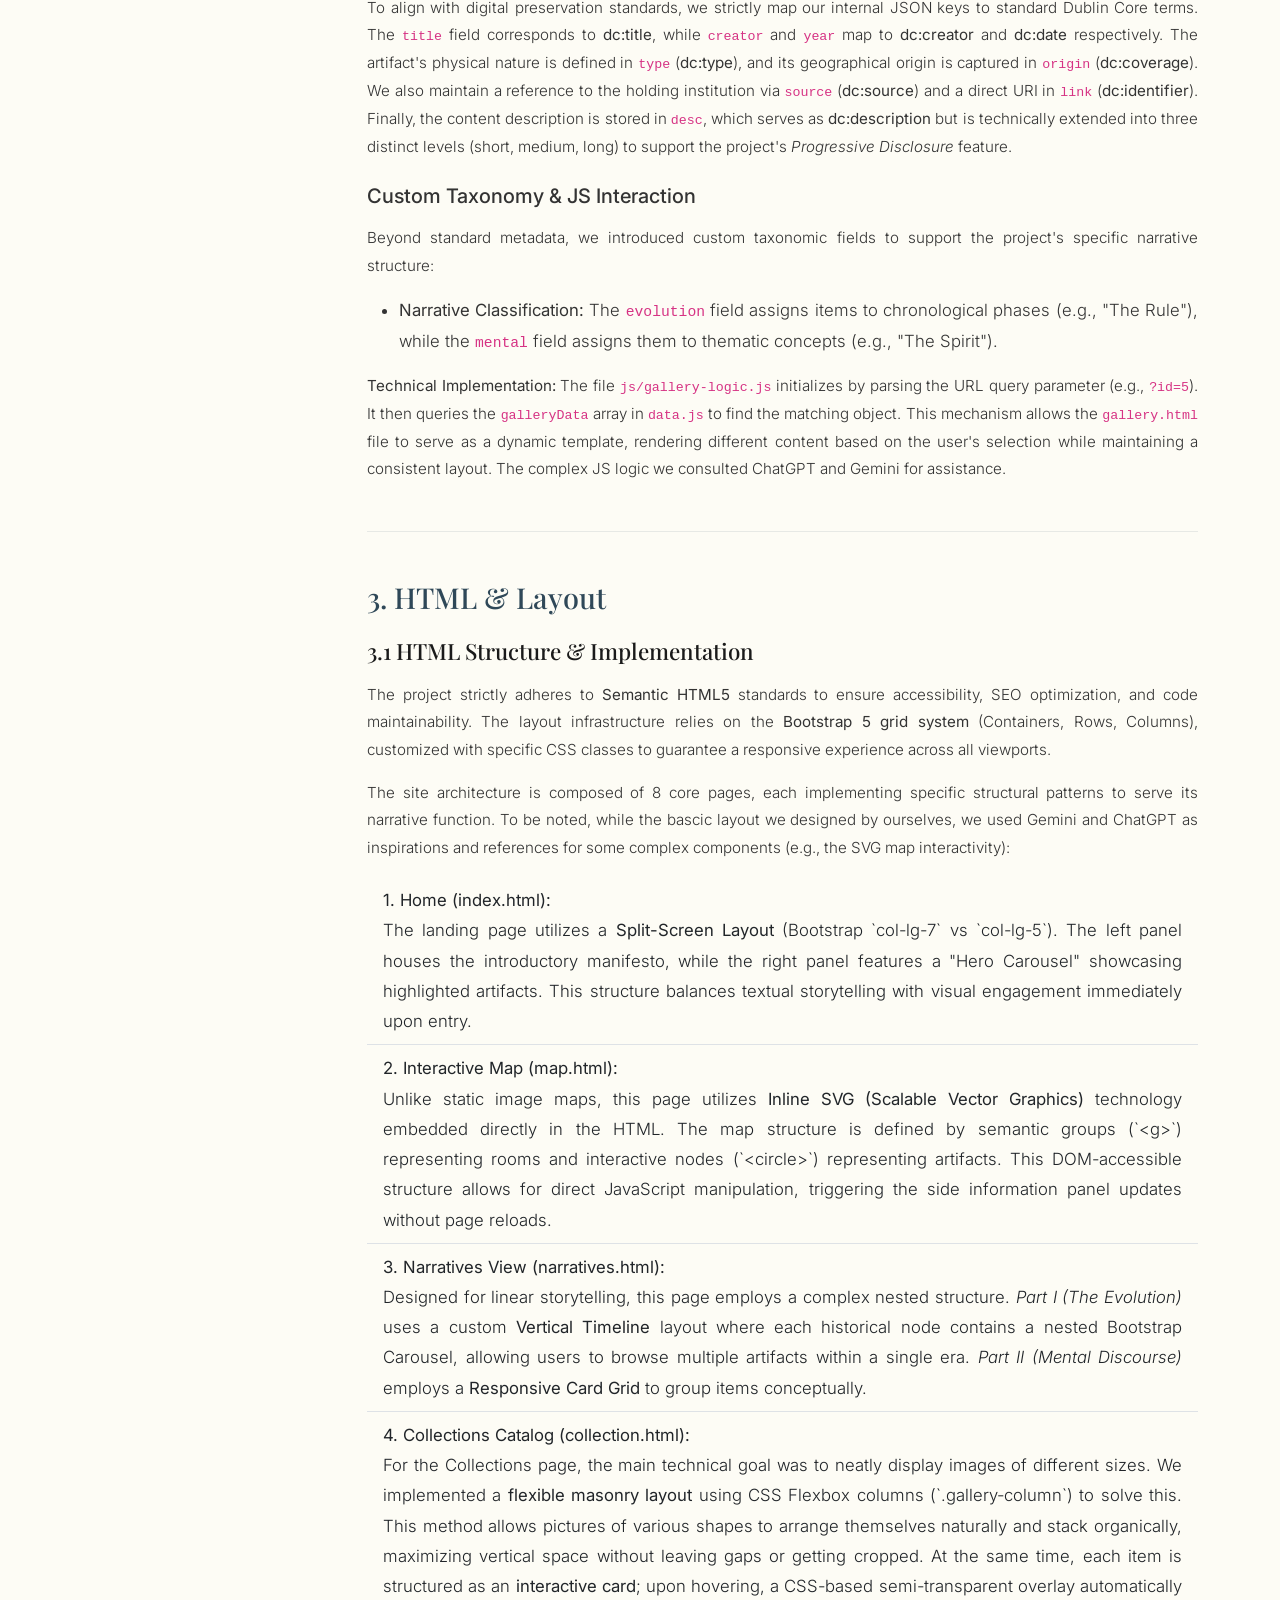
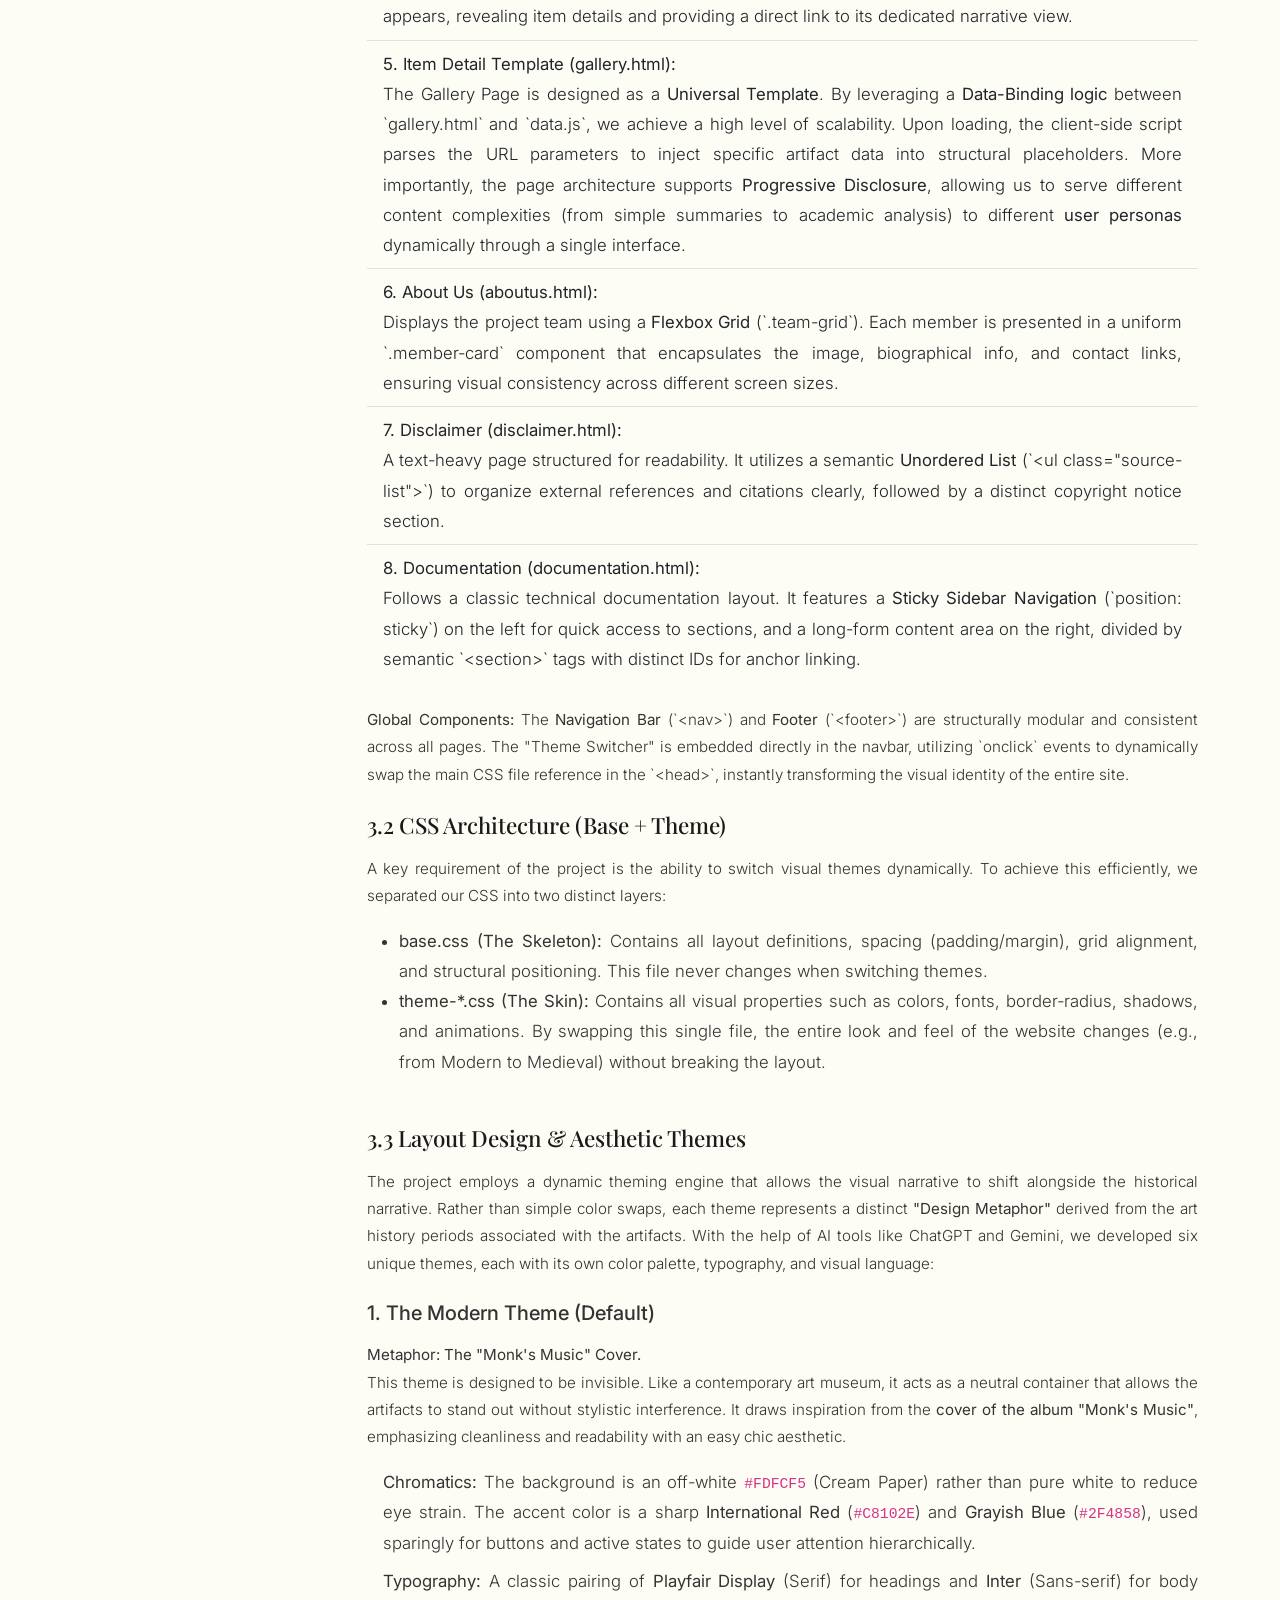
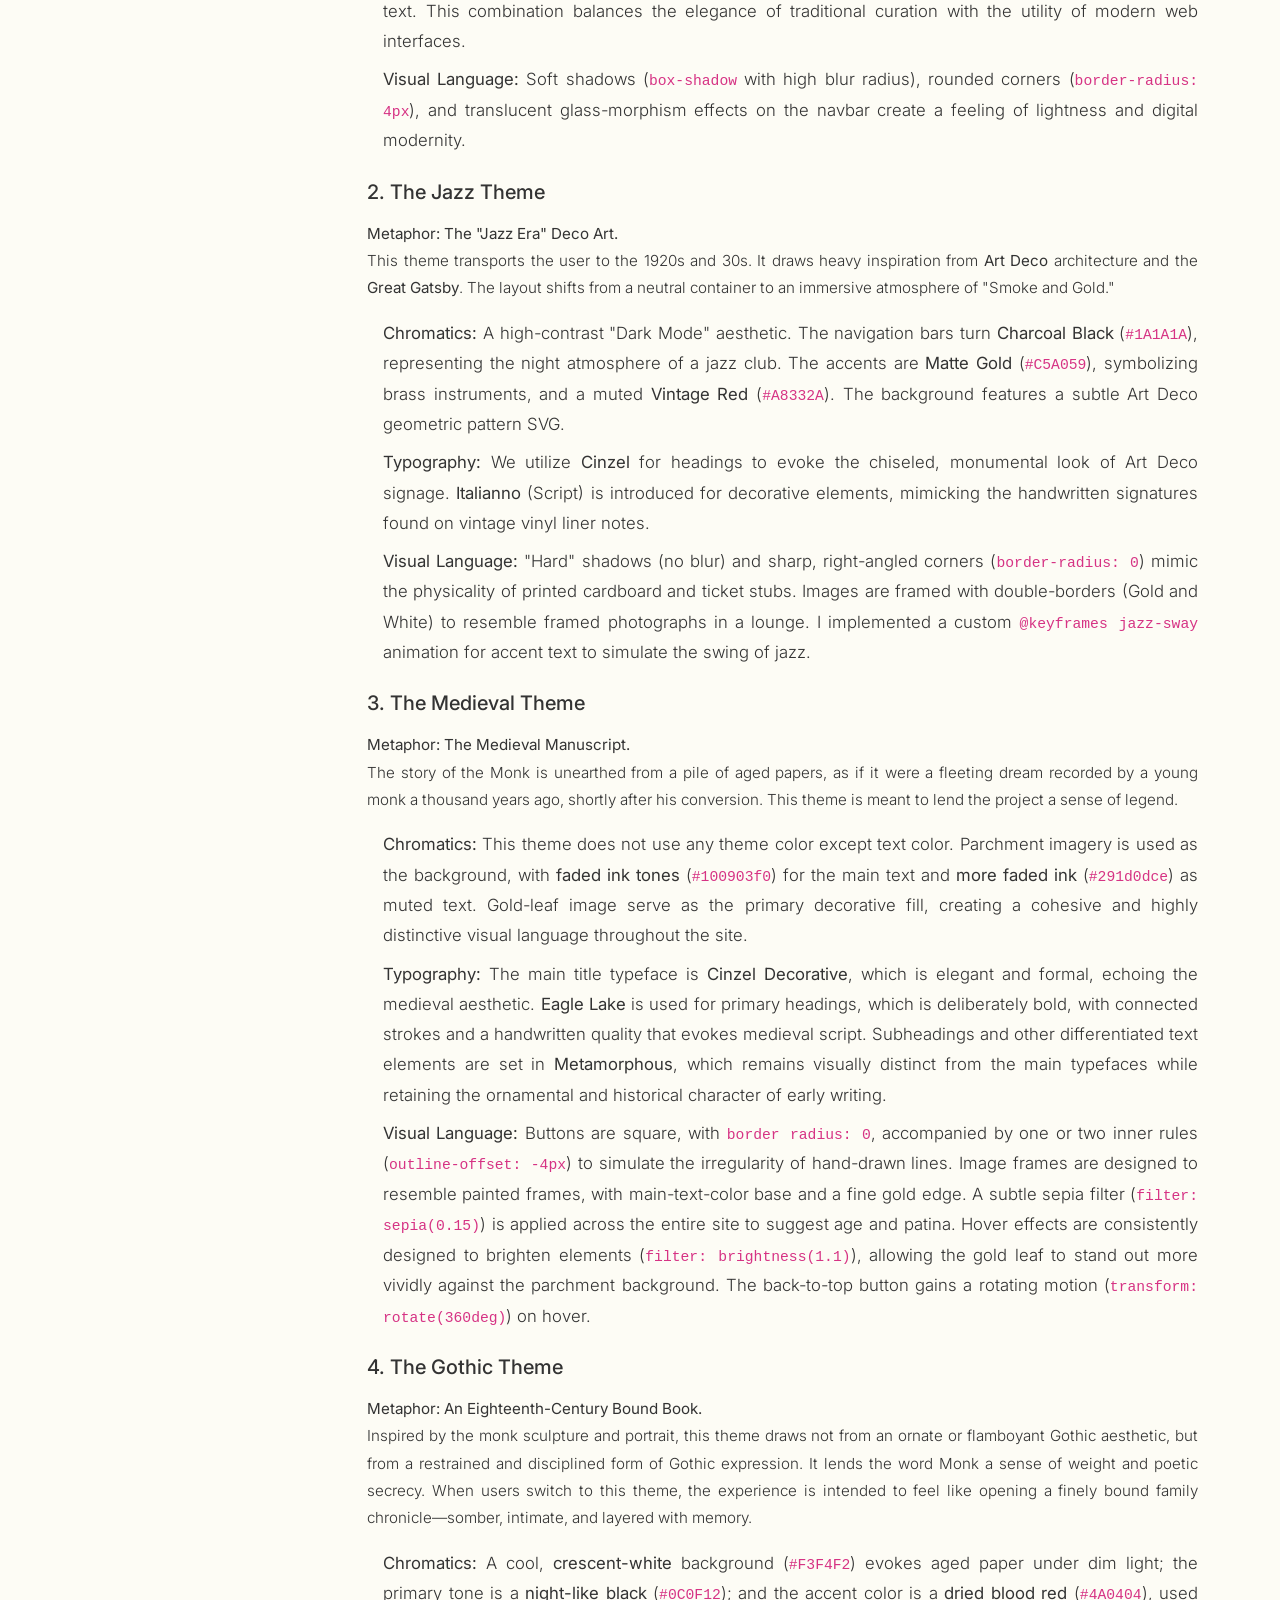
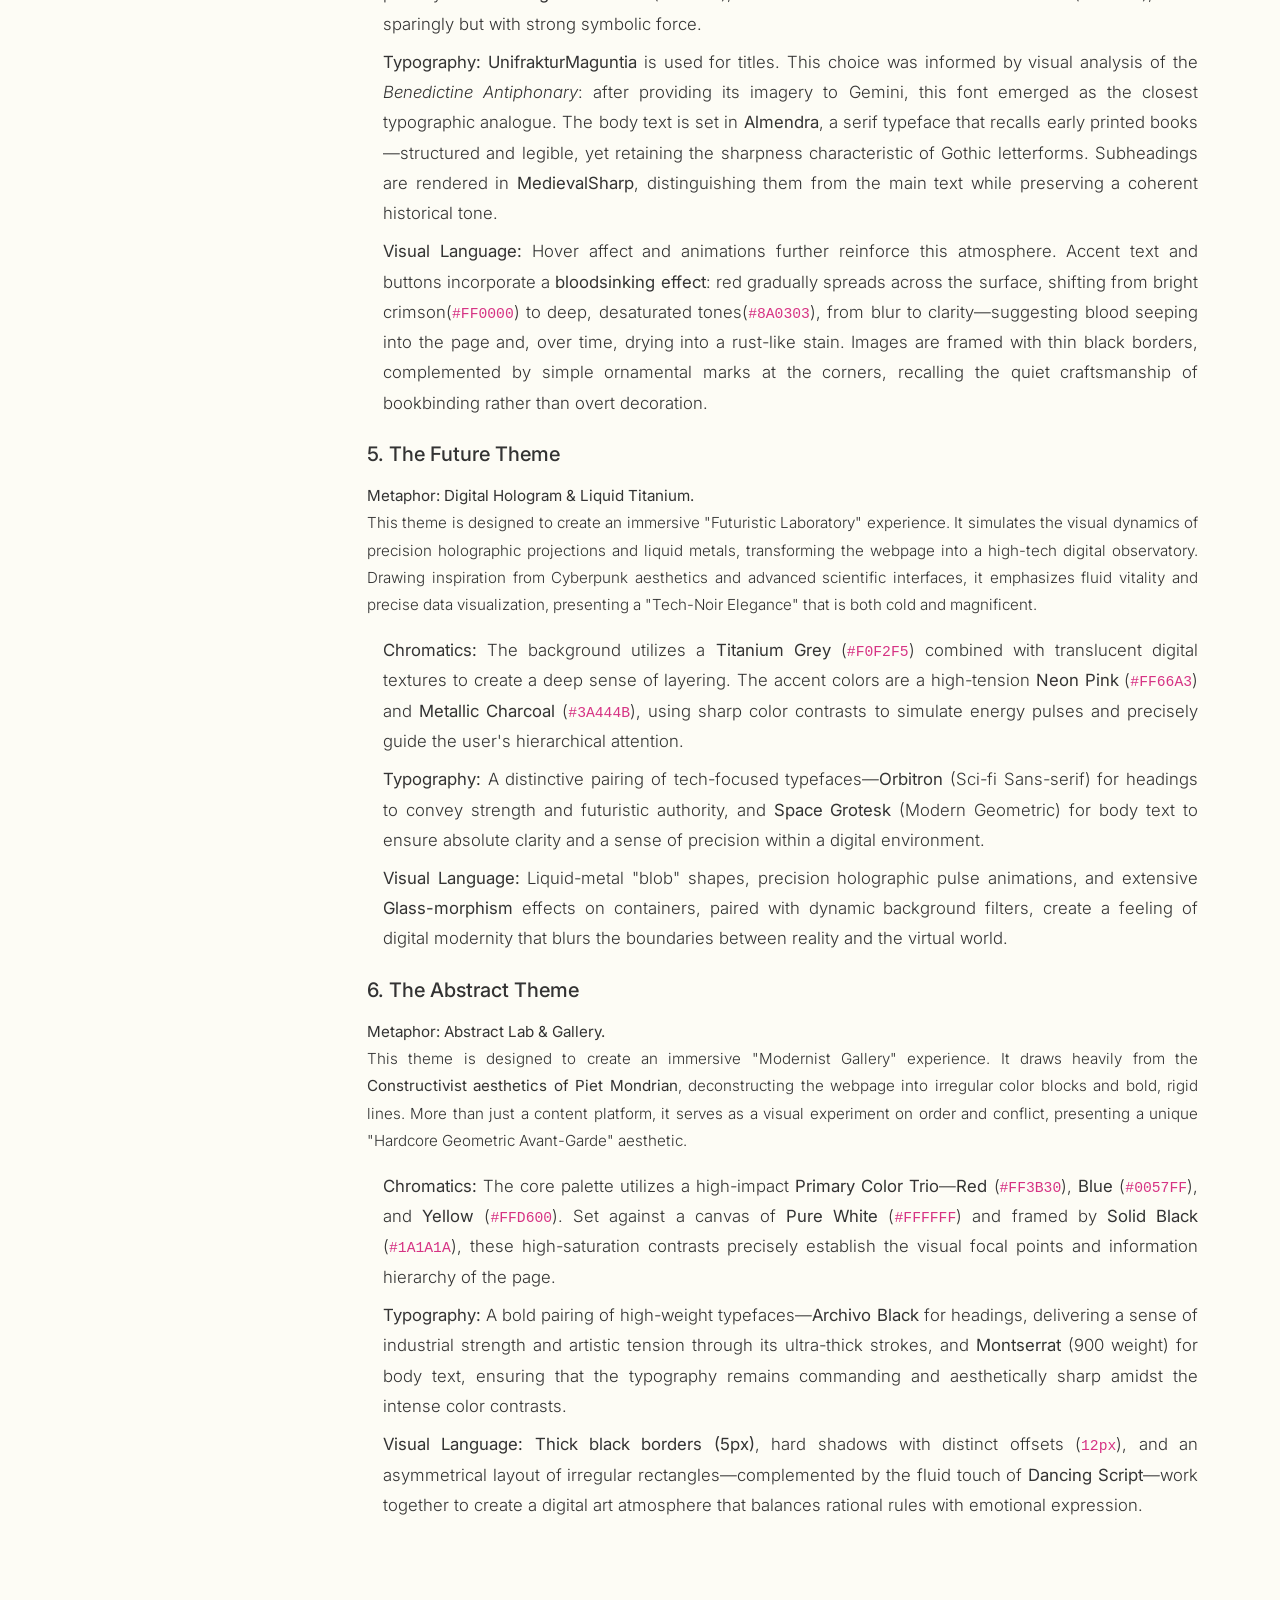
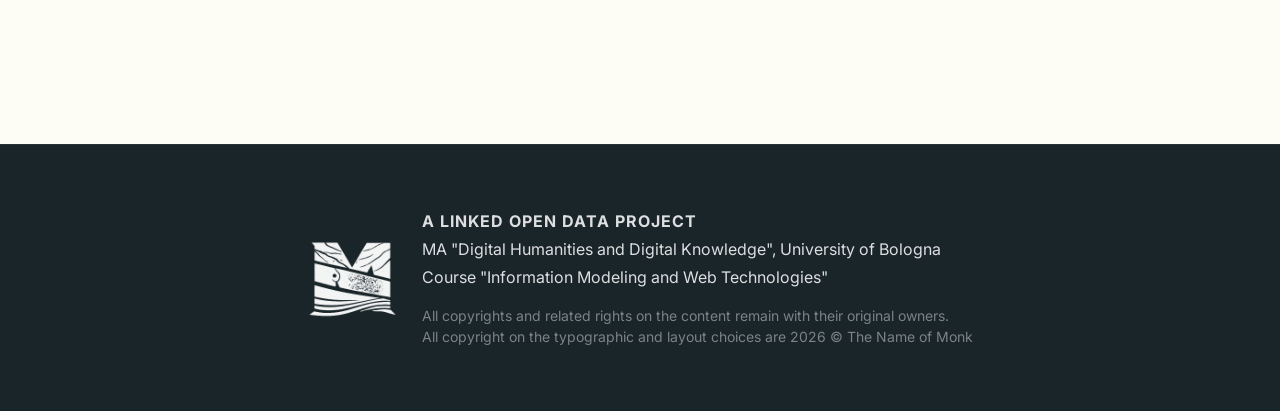
<file: documentation.html>
<!DOCTYPE html>
<html lang="en">
<head>
    <meta charset="UTF-8">
    <meta name="viewport" content="width=device-width, initial-scale=1.0">
    <title>The Name of Monk</title>
    
    <link href="https://cdn.jsdelivr.net/npm/bootstrap@5.3.0/dist/css/bootstrap.min.css" rel="stylesheet">
    <link rel="preconnect" href="https://fonts.googleapis.com">
    <link rel="preconnect" href="https://fonts.gstatic.com" crossorigin>
    <link href="https://fonts.googleapis.com/css2?family=Inter:wght@300;400;500;600&family=Playfair+Display:ital,wght@0,400;0,500;0,600;0,700;1,400&display=swap" rel="stylesheet">
    
    <link rel="stylesheet" href="css/base.css">
    <link id="theme-css" rel="stylesheet" href="css/theme-modern.css">
</head>
<body data-theme="modern">
    <nav class="navbar navbar-expand-lg fixed-top" id="mainNav">
        <div class="container-fluid px-4 px-lg-5">
            <a class="navbar-brand logo-text" href="#">THE NAME OF MONK</a>
            <button class="navbar-toggler" type="button" data-bs-toggle="collapse" data-bs-target="#navbarContent">
                <span class="navbar-toggler-icon"></span>
            </button>
            <div class="collapse navbar-collapse" id="navbarContent">
                <ul class="navbar-nav ms-auto mb-2 mb-lg-0 align-items-center gap-4">
                    <li class="nav-item"><a class="nav-link" href="index.html">Home</a></li>
                    <li class="nav-item"><a class="nav-link" href="map.html">Map</a></li>
                    <li class="nav-item dropdown">
                        <a class="nav-link dropdown-toggle" href="#" role="button" data-bs-toggle="dropdown">Exhibition</a>
                        <ul class="dropdown-menu">
                            <li><a class="dropdown-item" href="narratives.html">Narratives</a></li>
                            <li><a class="dropdown-item" href="collection.html">Collections</a></li>
                        </ul>
                    </li>
                    <li class="nav-item dropdown">
                        <a class="nav-link dropdown-toggle active" href="#" role="button" data-bs-toggle="dropdown">About</a>
                        <ul class="dropdown-menu">
                            <li><a class="dropdown-item" href="documentation.html">Documentation</a></li>
                            <li><a class="dropdown-item" href="disclaimer.html">Disclaimer</a></li>
                            <li><a class="dropdown-item" href="aboutus.html">About Us</a></li>
                        </ul>
                    </li>
                    <li class="nav-item dropdown ms-lg-2">
                        <a class="btn btn-style-toggle rounded-pill btn-sm px-3 dropdown-toggle" href="#" role="button" data-bs-toggle="dropdown">
                            CHANGE STYLES
                        </a>
                        <ul class="dropdown-menu dropdown-menu-end">
                            <li><a class="dropdown-item" href="#" onclick="setTheme('css/theme-modern.css', 'modern')">Modern (Default)</a></li>
                            <li><a class="dropdown-item" href="#" onclick="setTheme('css/theme-jazz.css', 'jazz')">Jazz</a></li>
                            <li><a class="dropdown-item" href="#" onclick="setTheme('css/theme-medieval.css', 'medieval')">Medieval</a></li>
                            <li><a class="dropdown-item" href="#" onclick="setTheme('css/theme-gothic.css', 'gothic')">Gothic</a></li>
                            <li><a class="dropdown-item" href="#" onclick="setTheme('css/theme-abstract.css', 'abstract')">Abstract</a></li>
                            <li><a class="dropdown-item" href="#" onclick="setTheme('css/theme-future.css', 'future')">Future</a></li>
                        </ul>
                    </li>
                </ul>
            </div>
        </div>
    </nav>

<main class="container-fluid mt-5 pt-5 pb-5">
        <div class="page-header-section mb-5">
            <h1 class="main-title">Project Documentation</h1>
            <p class="text-muted small text-uppercase ls-2">Design Choices & Technical Implementation</p>
        </div>

        <div class="container">
            <div class="row">
                
                <div class="col-lg-3 d-none d-lg-block">
                    <nav id="doc-sidebar" class="doc-sidebar sticky-top">
                        <ul class="nav flex-column">
                            <li class="nav-item">
                                <a class="nav-link doc-nav-link" href="#section-scope">1. General Scope</a>
                            </li>
                            <li class="nav-item">
                                <a class="nav-link doc-nav-link" href="#section-content">2. Content Strategy</a>
                                <ul class="nav flex-column ms-3">
                                    <li class="nav-item"><a class="nav-link doc-nav-sublink" href="#content-theme">2.1 Exhibition Theme</a></li>
                                    <li class="nav-item"><a class="nav-link doc-nav-sublink" href="#content-items">2.2 Items & Metadata</a></li>
                                </ul>
                            </li>
                            <li class="nav-item">
                                <a class="nav-link doc-nav-link" href="#section-design">3. HTML & Layout</a>
                                <ul class="nav flex-column ms-3">
                                    <li class="nav-item"><a class="nav-link doc-nav-sublink" href="#design-structure">3.1 HTML Structure</a></li>
                                    <li class="nav-item"><a class="nav-link doc-nav-sublink" href="#design-css">3.2 CSS Architecture</a></li>
                                    <li class="nav-item"><a class="nav-link doc-nav-sublink" href="#design-layout">3.3 Layout Design & Themes</a></li>
                                </ul>
                            </li>
                        </ul>
                    </nav>
                </div>

                <div class="col-lg-9 doc-content">
                    
                    <section id="section-scope" class="mb-5">
                        <h2 class="doc-heading">1. General Scope and Purpose</h2>
                        <div class="lead-text">
                            <p>
                                The virtual exhibition <strong>"The Name of Monk"</strong> is developed as a "Multimedia Museum Meta Mirror" project. 
                                The primary goal is to create a digital companion that not only displays physical artifacts but also guides the visitor through a curated narrative journey.
                            </p>
                            <p>
                                This project fulfills the requirement of creating a meaningful representation of a cultural phenomenon—in this case, the semantic evolution of the word "Monk" from medieval asceticism to modern jazz improvisation. The application is designed to help visitors explore these connections through interactive maps, detailed item views, and thematic storytelling.
                            </p>
                        </div>
                    </section>

                    <hr class="doc-divider">

                    <section id="section-content" class="mb-5">
                        <h2 class="doc-heading">2. Content Strategy</h2>
                        
                        <div id="content-theme" class="mt-4">
                            <h3 class="doc-subheading">2.1 Exhibition Theme</h3>
                            <div class="lead-text">
                                <p>
                                    The exhibition explores the polysemy of the word "Monk". We designed two narratives. 
                                </p>
                                <h5 class="mt-4 mb-3">The Evolution</h5>
                                <p>
                                    The first narrative is chronological, tracing the historical evolution of the term through three distinct phases:
                                </p>
                                    <ul>
                                        <li><strong>The Rule (Asceticism):</strong> The original meaning, rooted in the Benedictine order, discipline, and silence.</li>
                                        <li><strong>The Utility (Function):</strong> The transition of the "monk strap" from a practical shoe for muddy roads to a high-fashion accessory.</li>
                                        <li><strong>The Improvisation (Jazz):</strong> The figure of Thelonious Monk, representing the liberation of the name from rules into pure artistic expression.</li>
                                    </ul>
                                <h5 class="mt-4 mb-3">Mental Discourse</h5>
                                <p>
                                    The second narrative is thematic, we focused on the inner philosophical resonance in all 16 chosen items and grouped them into three sections:
                                </p>
                                    <ul>
                                        <li><strong>The Identity:</strong> Exploring how the concept of "Monk" reflects individual identity and self-perception.</li>
                                        <li><strong>The Echo:</strong> Examining the relational aspect of "Monk" in society and culture.</li>
                                        <li><strong>The Spirit:</strong> Delving into the transcendental and spiritual connotations associated with "Monk".</li>
                            </div>
                        </div>

                        <div id="content-items" class="mt-4">
                            <h3 class="doc-subheading">2.2 Items & Metadata Strategy</h3>
                            <div class="lead-text">
                                <p>
                                    The core of the exhibition is built upon a dataset of 16 carefully curated artifacts. To ensure interoperability and standardized description, the metadata model follows the <strong>Dublin Core Metadata Element Set (DCMES)</strong>, version 1.1.
                                </p>
                                <p>
                                    The data is stored in a JSON-based structure within <code>js/data.js</code>, acting as a lightweight relational database. This separation of data and view allows for a "Single Source of Truth" architecture: updates to the metadata file are instantly reflected across the Map, Collections, and Item Detail pages without modifying HTML code.
                                </p>

                                <h5 class="mt-4 mb-3">Metadata Mapping (Dublin Core)</h5>
                                <p>
                                    To align with digital preservation standards, we strictly map our internal JSON keys to standard Dublin Core terms. The <code>title</code> field corresponds to <strong>dc:title</strong>, while <code>creator</code> and <code>year</code> map to <strong>dc:creator</strong> and <strong>dc:date</strong> respectively. The artifact's physical nature is defined in <code>type</code> (<strong>dc:type</strong>), and its geographical origin is captured in <code>origin</code> (<strong>dc:coverage</strong>). We also maintain a reference to the holding institution via <code>source</code> (<strong>dc:source</strong>) and a direct URI in <code>link</code> (<strong>dc:identifier</strong>). Finally, the content description is stored in <code>desc</code>, which serves as <strong>dc:description</strong> but is technically extended into three distinct levels (short, medium, long) to support the project's <em>Progressive Disclosure</em> feature.
                                </p>

                                <h5 class="mt-4 mb-3">Custom Taxonomy & JS Interaction</h5>
                                <p>
                                    Beyond standard metadata, we introduced custom taxonomic fields to support the project's specific narrative structure:
                                </p>
                                <ul>
                                    <li><strong>Narrative Classification:</strong> The <code>evolution</code> field assigns items to chronological phases (e.g., "The Rule"), while the <code>mental</code> field assigns them to thematic concepts (e.g., "The Spirit").</li>
                                </ul>
                                <p>
                                    <strong>Technical Implementation:</strong> The file <code>js/gallery-logic.js</code> initializes by parsing the URL query parameter (e.g., <code>?id=5</code>). It then queries the <code>galleryData</code> array in <code>data.js</code> to find the matching object. This mechanism allows the <code>gallery.html</code> file to serve as a dynamic template, rendering different content based on the user's selection while maintaining a consistent layout. The complex JS logic we consulted ChatGPT and Gemini for assistance.
                                </p>
                            </div>
                    </section>

                    <hr class="doc-divider">

                    <section id="section-design" class="mb-5" style="scroll-margin-top: 100px;">
                        <h2 class="doc-heading">3. HTML & Layout</h2>
                        
                        <div id="design-structure" class="mt-4" style="scroll-margin-top: 100px;">
                            <h3 class="doc-subheading">3.1 HTML Structure & Implementation</h3>
                            <div class="lead-text">
                                <p>
                                    The project strictly adheres to <strong>Semantic HTML5</strong> standards to ensure accessibility, SEO optimization, and code maintainability. The layout infrastructure relies on the <strong>Bootstrap 5 grid system</strong> (Containers, Rows, Columns), customized with specific CSS classes to guarantee a responsive experience across all viewports.
                                </p>
                                <p>
                                    The site architecture is composed of 8 core pages, each implementing specific structural patterns to serve its narrative function. To be noted, while the bascic layout we designed by ourselves, we used Gemini and ChatGPT as inspirations and references for some complex components (e.g., the SVG map interactivity):
                                </p>
                                
                                <ul class="list-group list-group-flush mt-3">
                                    <li class="list-group-item bg-transparent">
                                        <strong>1. Home (index.html):</strong>
                                        <br>
                                        The landing page utilizes a <strong>Split-Screen Layout</strong> (Bootstrap `col-lg-7` vs `col-lg-5`). The left panel houses the introductory manifesto, while the right panel features a "Hero Carousel" showcasing highlighted artifacts. This structure balances textual storytelling with visual engagement immediately upon entry.
                                    </li>

                                    <li class="list-group-item bg-transparent">
                                        <strong>2. Interactive Map (map.html):</strong>
                                        <br>
                                        Unlike static image maps, this page utilizes <strong>Inline SVG (Scalable Vector Graphics)</strong> technology embedded directly in the HTML. The map structure is defined by semantic groups (`&lt;g&gt;`) representing rooms and interactive nodes (`&lt;circle&gt;`) representing artifacts. This DOM-accessible structure allows for direct JavaScript manipulation, triggering the side information panel updates without page reloads.
                                    </li>
                                    
                                    <li class="list-group-item bg-transparent">
                                        <strong>3. Narratives View (narratives.html):</strong>
                                        <br>
                                        Designed for linear storytelling, this page employs a complex nested structure. 
                                        <em>Part I (The Evolution)</em> uses a custom <strong>Vertical Timeline</strong> layout where each historical node contains a nested Bootstrap Carousel, allowing users to browse multiple artifacts within a single era.
                                        <em>Part II (Mental Discourse)</em> employs a <strong>Responsive Card Grid</strong> to group items conceptually.
                                    </li>
                                    
                                   <li class="list-group-item bg-transparent">
                                        <strong>4. Collections Catalog (collection.html):</strong>
                                        <br>
                                         For the Collections page, the main technical goal was to neatly display images of different sizes. We implemented a <strong>flexible masonry layout</strong> using CSS Flexbox columns (`.gallery-column`) to solve this. This method allows pictures of various shapes to arrange themselves naturally and stack organically, maximizing vertical space without leaving gaps or getting cropped. At the same time, each item is structured as an <strong>interactive card</strong>; upon hovering, a CSS-based semi-transparent overlay automatically appears, revealing item details and providing a direct link to its dedicated narrative view.
                                    </li>

                                    <li class="list-group-item bg-transparent">
                                        <strong>5. Item Detail Template (gallery.html):</strong>
                                        <br>
                                         The Gallery Page is designed as a <strong>Universal Template</strong>. By leveraging a <strong>Data-Binding logic</strong> between `gallery.html` and `data.js`, we achieve a high level of scalability. Upon loading, the client-side script parses the URL parameters to inject specific artifact data into structural placeholders. More importantly, the page architecture supports <strong>Progressive Disclosure</strong>, allowing us to serve different content complexities (from simple summaries to academic analysis) to different <strong>user personas</strong> dynamically through a single interface.
                                    </li>

                                    <li class="list-group-item bg-transparent">
                                        <strong>6. About Us (aboutus.html):</strong>
                                        <br>
                                        Displays the project team using a <strong>Flexbox Grid</strong> (`.team-grid`). Each member is presented in a uniform `.member-card` component that encapsulates the image, biographical info, and contact links, ensuring visual consistency across different screen sizes.
                                    </li>

                                    <li class="list-group-item bg-transparent">
                                        <strong>7. Disclaimer (disclaimer.html):</strong>
                                        <br>
                                        A text-heavy page structured for readability. It utilizes a semantic <strong>Unordered List</strong> (`&lt;ul class="source-list"&gt;`) to organize external references and citations clearly, followed by a distinct copyright notice section.
                                    </li>

                                    <li class="list-group-item bg-transparent">
                                        <strong>8. Documentation (documentation.html):</strong>
                                        <br>
                                        Follows a classic technical documentation layout. It features a <strong>Sticky Sidebar Navigation</strong> (`position: sticky`) on the left for quick access to sections, and a long-form content area on the right, divided by semantic `&lt;section&gt;` tags with distinct IDs for anchor linking.
                                    </li>
                                </ul>
                                
                                <p class="mt-4">
                                    <strong>Global Components:</strong> 
                                    The <strong>Navigation Bar</strong> (`&lt;nav&gt;`) and <strong>Footer</strong> (`&lt;footer&gt;`) are structurally modular and consistent across all pages. The "Theme Switcher" is embedded directly in the navbar, utilizing `onclick` events to dynamically swap the main CSS file reference in the `&lt;head&gt;`, instantly transforming the visual identity of the entire site.
                                </p>
                            </div>
                        </div>
                                

                        <div id="design-css" class="mt-4" style="scroll-margin-top: 100px;">
                            <h3 class="doc-subheading">3.2 CSS Architecture (Base + Theme)</h3>
                            <div class="lead-text">
                                <p>
                                    A key requirement of the project is the ability to switch visual themes dynamically. To achieve this efficiently, we separated our CSS into two distinct layers:
                                </p>
                                <ul>
                                    <li><strong>base.css (The Skeleton):</strong> Contains all layout definitions, spacing (padding/margin), grid alignment, and structural positioning. This file never changes when switching themes.</li>
                                    <li><strong>theme-*.css (The Skin):</strong> Contains all visual properties such as colors, fonts, border-radius, shadows, and animations. By swapping this single file, the entire look and feel of the website changes (e.g., from Modern to Medieval) without breaking the layout.</li>
                                </ul>
                            </div>
                        </div>

                        <div id="design-layout" class="mt-5" style="scroll-margin-top: 100px;">
                            <h3 class="doc-subheading">3.3 Layout Design & Aesthetic Themes</h3>
                            <div class="lead-text">
                                <p>
                                    The project employs a dynamic theming engine that allows the visual narrative to shift alongside the historical narrative. Rather than simple color swaps, each theme represents a distinct <strong>"Design Metaphor"</strong> derived from the art history periods associated with the artifacts. With the help of AI tools like ChatGPT and Gemini, we developed six unique themes, each with its own color palette, typography, and visual language:
                                </p>

                                <h5 class="mt-4 mb-3">1. The Modern Theme (Default)</h5>
                                <p>
                                    <strong>Metaphor: The "Monk's Music" Cover.</strong><br>
                                    This theme is designed to be invisible. Like a contemporary art museum, it acts as a neutral container that allows the artifacts to stand out without stylistic interference. It draws inspiration from the <strong>cover of the album <italic>"Monk's Music"</italic></strong>, emphasizing cleanliness and readability with an easy chic aesthetic.
                                </p>
                                <ul class="list-unstyled ms-3">
                                    <li class="mb-2">
                                        <strong>Chromatics:</strong> The background is an off-white <code>#FDFCF5</code> (Cream Paper) rather than pure white to reduce eye strain. The accent color is a sharp <strong>International Red</strong> (<code>#C8102E</code>) and <strong>Grayish Blue</strong> (<code>#2F4858</code>), used sparingly for buttons and active states to guide user attention hierarchically.
                                    </li>
                                    <li class="mb-2">
                                        <strong>Typography:</strong> A classic pairing of <strong>Playfair Display</strong> (Serif) for headings and <strong>Inter</strong> (Sans-serif) for body text. This combination balances the elegance of traditional curation with the utility of modern web interfaces.
                                    </li>
                                    <li>
                                        <strong>Visual Language:</strong> Soft shadows (<code>box-shadow</code> with high blur radius), rounded corners (<code>border-radius: 4px</code>), and translucent glass-morphism effects on the navbar create a feeling of lightness and digital modernity.
                                    </li>
                                </ul>

                                <h5 class="mt-4 mb-3">2. The Jazz Theme</h5>
                                <p>
                                    <strong>Metaphor: The "Jazz Era" Deco Art.</strong><br>
                                    This theme transports the user to the 1920s and 30s. It draws heavy inspiration from <strong>Art Deco</strong> architecture and the <strong>Great Gatsby</strong>. The layout shifts from a neutral container to an immersive atmosphere of "Smoke and Gold."
                                </p>
                                <ul class="list-unstyled ms-3">
                                    <li class="mb-2">
                                        <strong>Chromatics:</strong> A high-contrast "Dark Mode" aesthetic. The navigation bars turn <strong>Charcoal Black</strong> (<code>#1A1A1A</code>), representing the night atmosphere of a jazz club. The accents are <strong>Matte Gold</strong> (<code>#C5A059</code>), symbolizing brass instruments, and a muted <strong>Vintage Red</strong> (<code>#A8332A</code>). The background features a subtle Art Deco geometric pattern SVG.
                                    </li>
                                    <li class="mb-2">
                                        <strong>Typography:</strong> We utilize <strong>Cinzel</strong> for headings to evoke the chiseled, monumental look of Art Deco signage. <strong>Italianno</strong> (Script) is introduced for decorative elements, mimicking the handwritten signatures found on vintage vinyl liner notes.
                                    </li>
                                    <li>
                                        <strong>Visual Language:</strong> "Hard" shadows (no blur) and sharp, right-angled corners (<code>border-radius: 0</code>) mimic the physicality of printed cardboard and ticket stubs. Images are framed with double-borders (Gold and White) to resemble framed photographs in a lounge. I implemented a custom <code>@keyframes jazz-sway</code> animation for accent text to simulate the swing of jazz.
                                    </li>
                                </ul>
                                
                                <h5 class="mt-4 mb-3">3. The Medieval Theme</h5>
                                <p>
                                    <strong>Metaphor: The Medieval Manuscript.</strong><br>
                                    The story of the Monk is unearthed from a pile of aged papers, as if it were a fleeting dream recorded by a young monk a thousand years ago, shortly after his conversion. This theme is meant to lend the project a sense of legend.
                                </p>
                                <ul class="list-unstyled ms-3">
                                    <li class="mb-2">
                                        <strong>Chromatics:</strong> This theme does not use any theme color except text color. Parchment imagery is used as the background, with <strong>faded ink tones</strong> (<code>#100903f0</code>) for the main text and <strong>more faded ink</strong> (<code>#291d0dce</code>) as muted text. Gold-leaf image serve as the primary decorative fill, creating a cohesive and highly distinctive visual language throughout the site.
                                    </li>
                                    <li class="mb-2">
                                        <strong>Typography:</strong> The main title typeface is <strong>Cinzel Decorative</strong>, which is elegant and formal, echoing the medieval aesthetic. <strong>Eagle Lake</strong> is used for primary headings, which is deliberately bold, with connected strokes and a handwritten quality that evokes medieval script. Subheadings and other differentiated text elements are set in <strong>Metamorphous</strong>, which remains visually distinct from the main typefaces while retaining the ornamental and historical character of early writing.
                                    </li>
                                    <li>
                                        <strong>Visual Language:</strong> Buttons are square, with <code>border radius: 0</code>, accompanied by one or two inner rules (<code>outline-offset: -4px</code>) to simulate the irregularity of hand-drawn lines. Image frames are designed to resemble painted frames, with main-text-color base and a fine gold edge. A subtle sepia filter (<code>filter: sepia(0.15)</code>) is applied across the entire site to suggest age and patina. Hover effects are consistently designed to brighten elements (<code>filter: brightness(1.1)</code>), allowing the gold leaf to stand out more vividly against the parchment background. The back-to-top button gains a rotating motion (<code>transform: rotate(360deg)</code>) on hover.
                                    </li>
                                </ul>

                                <h5 class="mt-4 mb-3">4. The Gothic Theme</h5>
                                <p>
                                    <strong>Metaphor: An Eighteenth-Century Bound Book.</strong><br>
                                    Inspired by the monk sculpture and portrait, this theme draws not from an ornate or flamboyant Gothic aesthetic, but from a restrained and disciplined form of Gothic expression. It lends the word Monk a sense of weight and poetic secrecy. When users switch to this theme, the experience is intended to feel like opening a finely bound family chronicle—somber, intimate, and layered with memory.
                                </p>
                                <ul class="list-unstyled ms-3">
                                    <li class="mb-2">
                                        <strong>Chromatics:</strong> A cool, <strong>crescent-white</strong> background (<code>#F3F4F2</code>) evokes aged paper under dim light; the primary tone is a <strong>night-like black</strong> (<code>#0C0F12</code>); and the accent color is a <strong>dried blood red</strong> (<code>#4A0404</code>), used sparingly but with strong symbolic force.
                                    </li>
                                    <li class="mb-2">
                                        <strong>Typography:</strong> <strong>UnifrakturMaguntia</strong> is used for titles. This choice was informed by visual analysis of the <i>Benedictine Antiphonary</i>: after providing its imagery to Gemini, this font emerged as the closest typographic analogue. The body text is set in <strong>Almendra</strong>, a serif typeface that recalls early printed books—structured and legible, yet retaining the sharpness characteristic of Gothic letterforms. Subheadings are rendered in <strong>MedievalSharp</strong>, distinguishing them from the main text while preserving a coherent historical tone.
                                    </li>
                                    <li>
                                        <strong>Visual Language:</strong> Hover affect and animations further reinforce this atmosphere. Accent text and buttons incorporate a <strong>bloodsinking effect</strong>: red gradually spreads across the surface, shifting from bright crimson(<code>#FF0000</code>) to deep, desaturated tones(<code>#8A0303</code>), from blur to clarity—suggesting blood seeping into the page and, over time, drying into a rust-like stain. Images are framed with thin black borders, complemented by simple ornamental marks at the corners, recalling the quiet craftsmanship of bookbinding rather than overt decoration.
                                    </li>
                                </ul>

                                <h5 class="mt-4 mb-3">5. The Future Theme</h5>
                                <p>
                                    <strong>Metaphor: Digital Hologram & Liquid Titanium.</strong><br>
                                    This theme is designed to create an immersive "Futuristic Laboratory" experience. It simulates the visual dynamics of precision holographic projections and liquid metals, transforming the webpage into a high-tech digital observatory. Drawing inspiration from Cyberpunk aesthetics and advanced scientific interfaces, it emphasizes fluid vitality and precise data visualization, presenting a "Tech-Noir Elegance" that is both cold and magnificent.
                                </p>
                                <ul class="list-unstyled ms-3">
                                    <li class="mb-2">
                                        <strong>Chromatics:</strong> The background utilizes a <strong>Titanium Grey</strong> (<code>#F0F2F5</code>) combined with translucent digital textures to create a deep sense of layering. The accent colors are a high-tension <strong>Neon Pink</strong> (<code>#FF66A3</code>) and <strong>Metallic Charcoal</strong> (<code>#3A444B</code>), using sharp color contrasts to simulate energy pulses and precisely guide the user's hierarchical attention.
                                    </li>
                                    <li class="mb-2">
                                        <strong>Typography:</strong> A distinctive pairing of tech-focused typefaces—<strong>Orbitron</strong> (Sci-fi Sans-serif) for headings to convey strength and futuristic authority, and <strong>Space Grotesk</strong> (Modern Geometric) for body text to ensure absolute clarity and a sense of precision within a digital environment.
                                    </li>
                                    <li>
                                        <strong>Visual Language:</strong> Liquid-metal "blob" shapes, precision holographic pulse animations, and extensive <strong>Glass-morphism</strong> effects on containers, paired with dynamic background filters, create a feeling of digital modernity that blurs the boundaries between reality and the virtual world.
                                    </li>
                                </ul>

                                <h5 class="mt-4 mb-3">6. The Abstract Theme</h5>
                                <p>
                                    <strong>Metaphor: Abstract Lab & Gallery.</strong><br>
                                    This theme is designed to create an immersive "Modernist Gallery" experience. It draws heavily from the <strong>Constructivist aesthetics of Piet Mondrian</strong>, deconstructing the webpage into irregular color blocks and bold, rigid lines. More than just a content platform, it serves as a visual experiment on order and conflict, presenting a unique "Hardcore Geometric Avant-Garde" aesthetic.
                                </p>
                                <ul class="list-unstyled ms-3">
                                    <li class="mb-2">
                                        <strong>Chromatics:</strong> The core palette utilizes a high-impact <strong>Primary Color Trio</strong>—<strong>Red</strong> (<code>#FF3B30</code>), <strong>Blue</strong> (<code>#0057FF</code>), and <strong>Yellow</strong> (<code>#FFD600</code>). Set against a canvas of <strong>Pure White</strong> (<code>#FFFFFF</code>) and framed by <strong>Solid Black</strong> (<code>#1A1A1A</code>), these high-saturation contrasts precisely establish the visual focal points and information hierarchy of the page.
                                    </li>
                                    <li class="mb-2">
                                        <strong>Typography:</strong> A bold pairing of high-weight typefaces—<strong>Archivo Black</strong> for headings, delivering a sense of industrial strength and artistic tension through its ultra-thick strokes, and <strong>Montserrat</strong> (900 weight) for body text, ensuring that the typography remains commanding and aesthetically sharp amidst the intense color contrasts.
                                    </li>
                                    <li>
                                        <strong>Visual Language:</strong> <strong>Thick black borders (5px)</strong>, hard shadows with distinct offsets (<code>12px</code>), and an asymmetrical layout of irregular rectangles—complemented by the fluid touch of <strong>Dancing Script</strong>—work together to create a digital art atmosphere that balances rational rules with emotional expression.
                                    </li>
                                </ul>
                            </div>
                        </div>
                    </section>


                </div>
            </div>
        </div>
    </main>

    <footer class="site-footer">
        <div class="container">
            <div class="d-flex flex-column flex-md-row justify-content-center align-items-center gap-4">
                
                <div class="footer-logo">
                    <img src="images/LOGO_white.png" alt="University of Bologna" class="img-fluid">
                </div>

                <div class="footer-text text-center text-md-start">
                    <p class="mb-1 text-uppercase fw-bold" style="letter-spacing: 1px;">A Linked Open Data Project</p>
                    <p class="mb-1">MA "Digital Humanities and Digital Knowledge", University of Bologna</p>
                    <p class="mb-3">Course "Information Modeling and Web Technologies"</p>
                    
                    <div class="small">
                        <p class="mb-0">All copyrights and related rights on the content remain with their original owners.</p>
                        <p class="mb-0">All copyright on the typographic and layout choices are 2026 © The Name of Monk</p>
                    </div>
                </div>

            </div>
        </div>
    </footer>

    <button type="button" id="btn-back-to-top">↑</button>

    <script src="https://cdn.jsdelivr.net/npm/bootstrap@5.3.0-alpha1/dist/js/bootstrap.bundle.min.js"></script>

    <script src="js/theme-manager.js"></script>
</body>
</html>
</file>
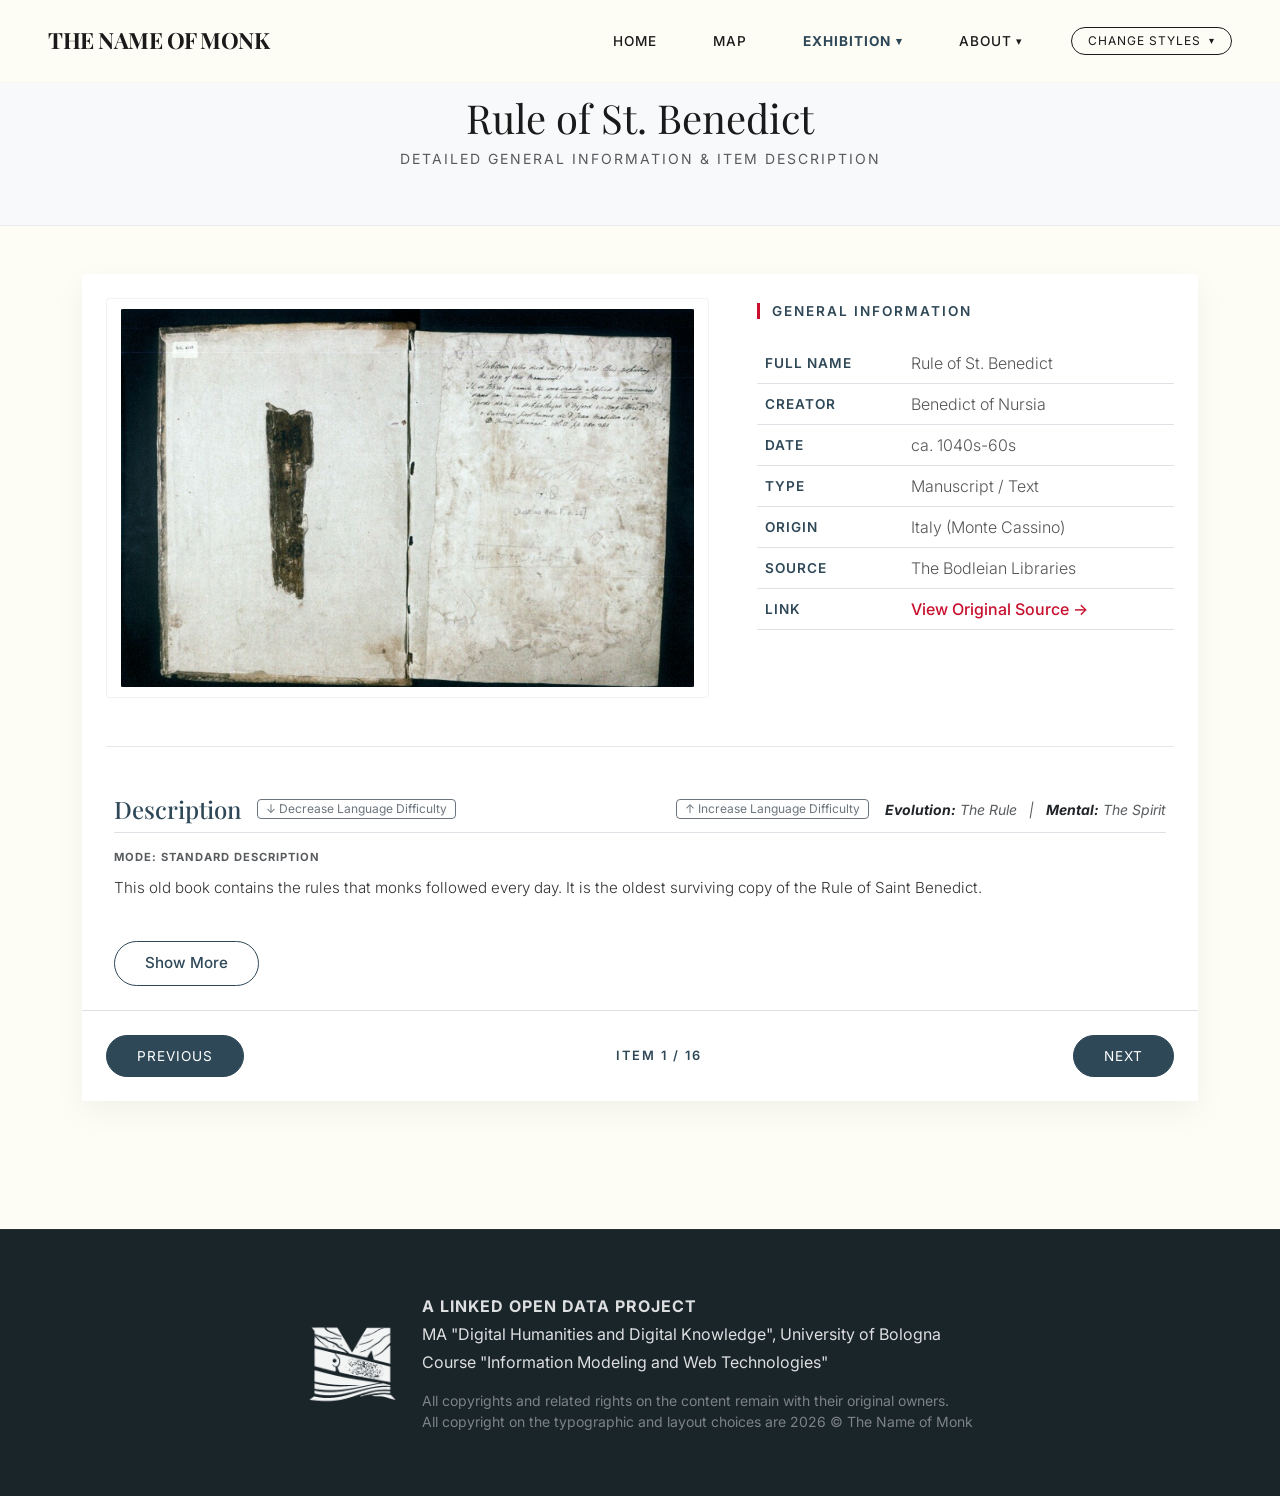
<file: gallery.html>
<!DOCTYPE html>
<html lang="en">
<head>
    <title>Exhibition Detail | The Name of the Monk</title>
    <meta charset="utf-8">
    <meta name="viewport" content="width=device-width, initial-scale=1">
    
    <link href="https://cdn.jsdelivr.net/npm/bootstrap@5.3.0-alpha1/dist/css/bootstrap.min.css" rel="stylesheet">
    
    <link rel="preconnect" href="https://fonts.googleapis.com">
    <link rel="preconnect" href="https://fonts.gstatic.com" crossorigin>
    <link href="https://fonts.googleapis.com/css2?family=Inter:wght@300;400;500;600;700&family=Playfair+Display:ital,wght@0,400;0,600;0,700;1,400&display=swap" rel="stylesheet">
    
    <link rel="stylesheet" href="css/base.css">
    <link id="theme-css" rel="stylesheet" href="css/theme-modern.css">
</head>
<body data-theme="modern">
    <nav class="navbar navbar-expand-lg fixed-top" id="mainNav">
        <div class="container-fluid px-4 px-lg-5">
            <a class="navbar-brand logo-text" href="index.html">THE NAME OF MONK</a>
            <button class="navbar-toggler" type="button" data-bs-toggle="collapse" data-bs-target="#navbarContent">
                <span class="navbar-toggler-icon"></span>
            </button>
            <div class="collapse navbar-collapse" id="navbarContent">
                <ul class="navbar-nav ms-auto mb-2 mb-lg-0 align-items-center gap-4">
                    <li class="nav-item"><a class="nav-link" href="index.html">Home</a></li>
                    <li class="nav-item"><a class="nav-link" href="map.html">Map</a></li>
                    <li class="nav-item dropdown">
                        <a class="nav-link dropdown-toggle active" href="#" role="button" data-bs-toggle="dropdown">Exhibition</a>
                        <ul class="dropdown-menu">
                            <li><a class="dropdown-item" href="narratives.html">Narratives</a></li>
                            <li><a class="dropdown-item" href="collection.html">Collections</a></li>
                        </ul>
                    </li>
                    <li class="nav-item dropdown">
                        <a class="nav-link dropdown-toggle" href="#" role="button" data-bs-toggle="dropdown">About</a>
                        <ul class="dropdown-menu">
                            <li><a class="dropdown-item" href="documentation.html">Documentation</a></li>
                            <li><a class="dropdown-item" href="disclaimer.html">Disclaimer</a></li>
                            <li><a class="dropdown-item" href="aboutus.html">About Us</a></li>
                        </ul>
                    </li>
                    <li class="nav-item dropdown ms-lg-2">
                        <a class="btn btn-style-toggle rounded-pill btn-sm px-3 dropdown-toggle" href="#" role="button" data-bs-toggle="dropdown">
                            CHANGE STYLES
                        </a>
                        <ul class="dropdown-menu dropdown-menu-end">
                            <li><a class="dropdown-item" href="#" onclick="setTheme('css/theme-modern.css', 'modern')">Modern (Default)</a></li>
                            <li><a class="dropdown-item" href="#" onclick="setTheme('css/theme-jazz.css', 'jazz')">Jazz</a></li>
                            <li><a class="dropdown-item" href="#" onclick="setTheme('css/theme-medieval.css', 'medieval')">Medieval</a></li>
                            <li><a class="dropdown-item" href="#" onclick="setTheme('css/theme-gothic.css', 'gothic')">Gothic</a></li>
                            <li><a class="dropdown-item" href="#" onclick="setTheme('css/theme-abstract.css', 'abstract')">Abstract</a></li>
                            <li><a class="dropdown-item" href="#" onclick="setTheme('css/theme-future.css', 'future')">Future</a></li>
                        </ul>
                    </li>
                </ul>
            </div>
        </div>
    </nav>

<div class="page-header-section mt-5 pt-5 page-header-colored">
        <h1 class="main-title" id="cardTitle">Loading Item...</h1>
        <p class="text-muted small text-uppercase ls-2">Detailed General Information & Item Description</p>
    </div>

    <main class="container my-5">
        <div class="gallery-card">
            <div class="card-body p-4">
                <div class="row g-5">
                    
                    <div class="col-lg-7">
                        <div class="gallery-image-frame">
                            <img id="itemImageArea" src="" class="img-fluid w-100 rounded" alt="Main Item">
                        </div>
                    </div>
                                        
                    <div class="col-lg-5">
                        <h5 class="section-label mb-4">General Information</h5>
                        <table class="table table-hover align-middle">
                            <tbody>
                                <tr><th>Full Name</th><td id="fullName"></td></tr>
                                <tr><th>Creator</th><td id="creator"></td></tr>
                                <tr><th>Date</th><td id="year"></td></tr>
                                <tr><th>Type</th><td id="itemType"></td></tr>
                                <tr><th>Origin</th><td id="origin"></td></tr>
                                <tr><th>Source</th><td id="source"></td></tr>
                                <tr>
                                    <th>Link</th>
                                    <td><a id="externalLink" href="" target="_blank">View Original Source →</a></td>
                                </tr>
                            </tbody>
                        </table>
                    </div>
                </div>

                <hr class="my-5" style="opacity: 0.1;">

                <section class="description-section px-2">                                        
                    <div class="d-flex flex-wrap justify-content-between align-items-center mb-3 border-bottom pb-2">
                        <div class="d-flex align-items-center gap-3">
                            <h4 class="mb-0">Description</h4>
                            <button id="btnDecrease" class="btn btn-outline-secondary btn-sm py-0 px-2 btn-xs-custom" title="Simpler Language">
                                &darr; Decrease Language Difficulty
                            </button>
                        </div>
                        
                        <div class="d-flex align-items-center gap-3">
                            <button id="btnIncrease" class="btn btn-outline-secondary btn-sm py-0 px-2 btn-xs-custom" title="Academic Language">
                                &uarr; Increase Language Difficulty
                            </button>
                            <p id="narrativeArea" class="mb-0 text-muted small fst-italic"></p>
                        </div>
                    </div>
                    
                    <p id="langStatus" class="small text-uppercase fw-bold text-muted mb-2 ls-1 fs-07">Mode: Standard</p>

                    <div class="lead-text">
                        <p id="textLevel1"></p>
                    </div>

                    <div id="containerLevel2" style="display: none;">
                        <div class="lead-text mt-3">
                            <p id="textLevel2"></p>
                        </div>
                    </div>

                    <div id="containerLevel3" style="display: none;">
                        <div class="lead-text mt-3">
                            <p id="textLevel3"></p>
                        </div>
                    </div>

                    <button id="progressiveToggle" class="btn btn-custom-outline btn-sm mt-3">
                        Show More
                    </button>
                </section>
            </div>

            <div class="card-footer bg-white border-top p-4">
                <nav class="d-flex justify-content-between align-items-center">
                    <a href="" class="gallery-nav-btn" id="previousButton">PREVIOUS</a>
                    <h5 class="m-0 gallery-counter" id="narrativeItem">ITEM X / 16</h5>
                    <a href="" class="gallery-nav-btn" id="nextButton">NEXT</a>
                </nav>
            </div>
        </div>
    </main>

    <footer class="site-footer">
        <div class="container">
            <div class="d-flex flex-column flex-md-row justify-content-center align-items-center gap-4">
                <div class="footer-logo">
                    <img src="images/LOGO_white.png" alt="University of Bologna" class="img-fluid">
                </div>
                <div class="footer-text text-center text-md-start">
                    <p class="mb-1 text-uppercase fw-bold ls-1">A Linked Open Data Project</p>
                    <p class="mb-1">MA "Digital Humanities and Digital Knowledge", University of Bologna</p>
                    <p class="mb-3">Course "Information Modeling and Web Technologies"</p>
                    <div class="small">
                        <p class="mb-0">All copyrights and related rights on the content remain with their original owners.</p>
                        <p class="mb-0">All copyright on the typographic and layout choices are 2026 © The Name of Monk</p>
                    </div>
                </div>
            </div>
        </div>
    </footer>

    <button type="button" id="btn-back-to-top">↑</button>

    <script src="https://cdn.jsdelivr.net/npm/bootstrap@5.3.0-alpha1/dist/js/bootstrap.bundle.min.js"></script>
    
    <script src="js/data.js"></script>
    <script src="js/gallery-logic.js"></script>

    <script src="js/theme-manager.js"></script>

    
</body>
</html>
</file>
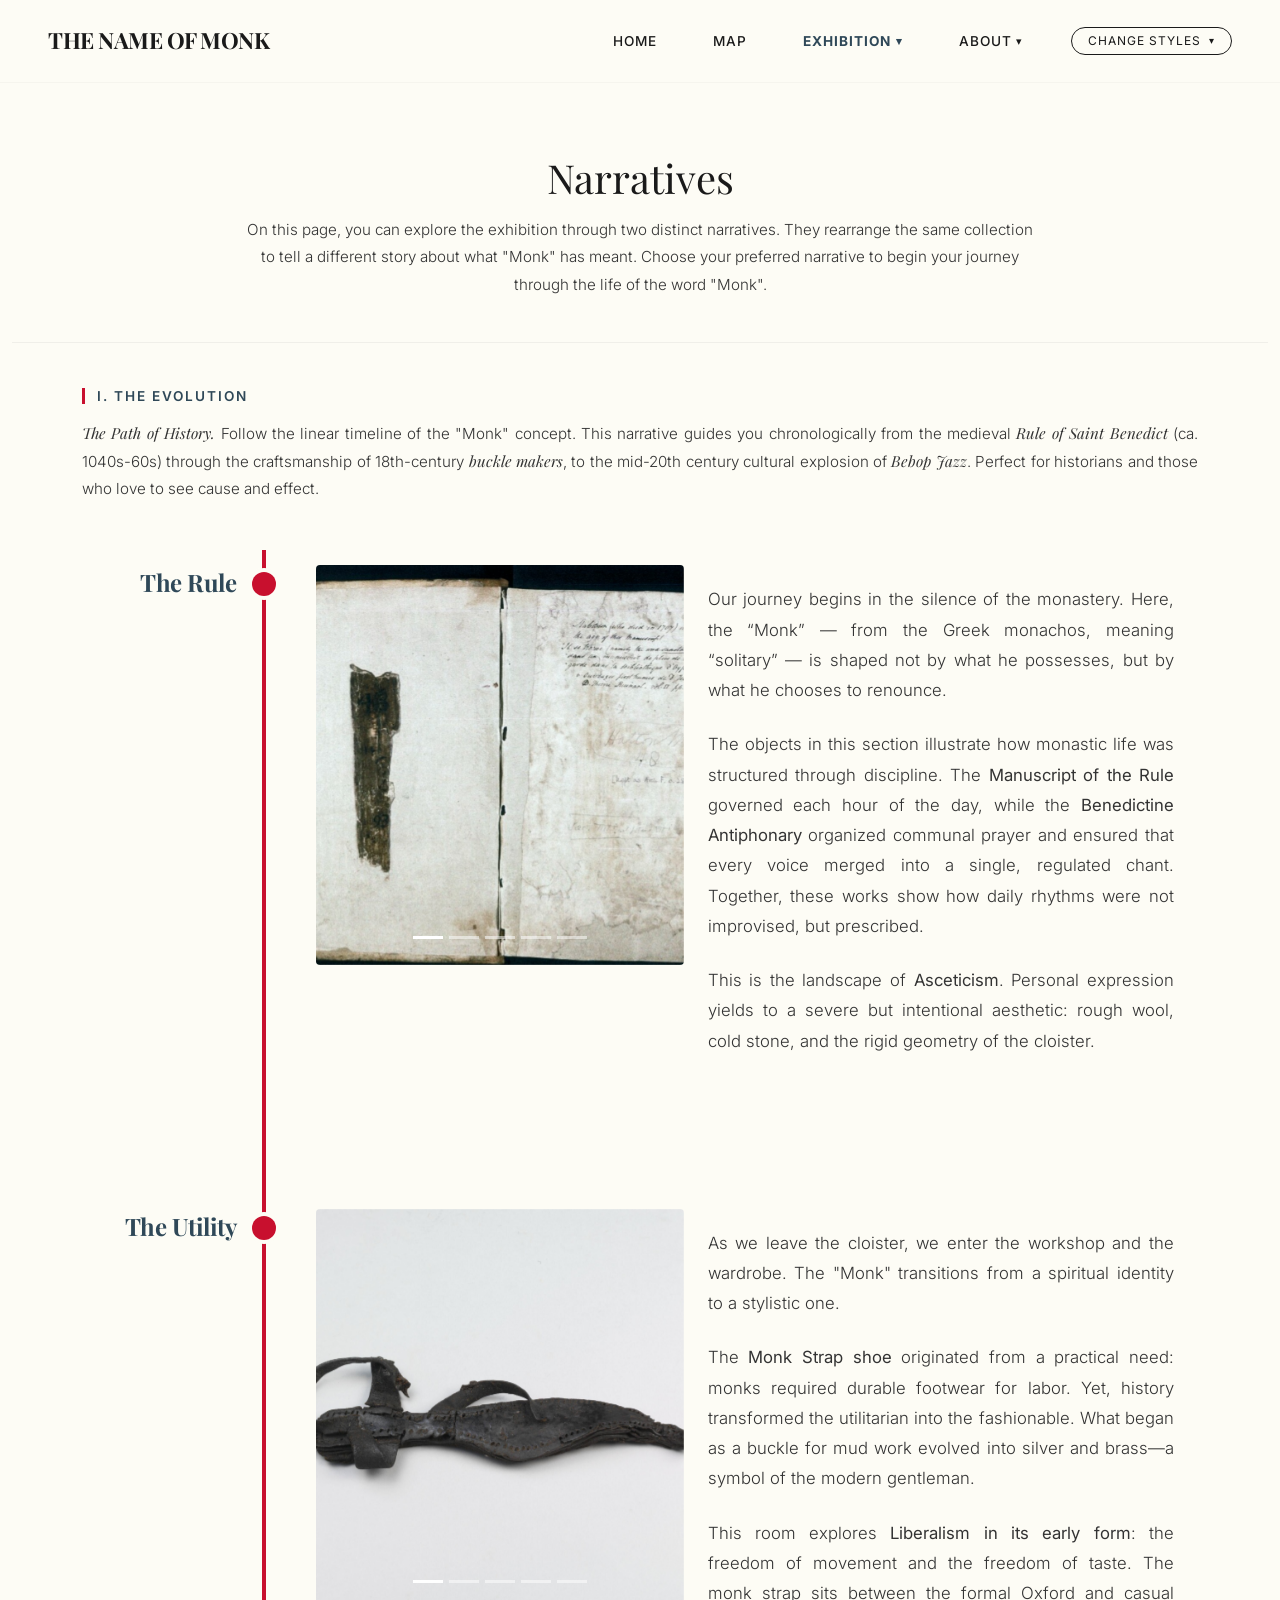
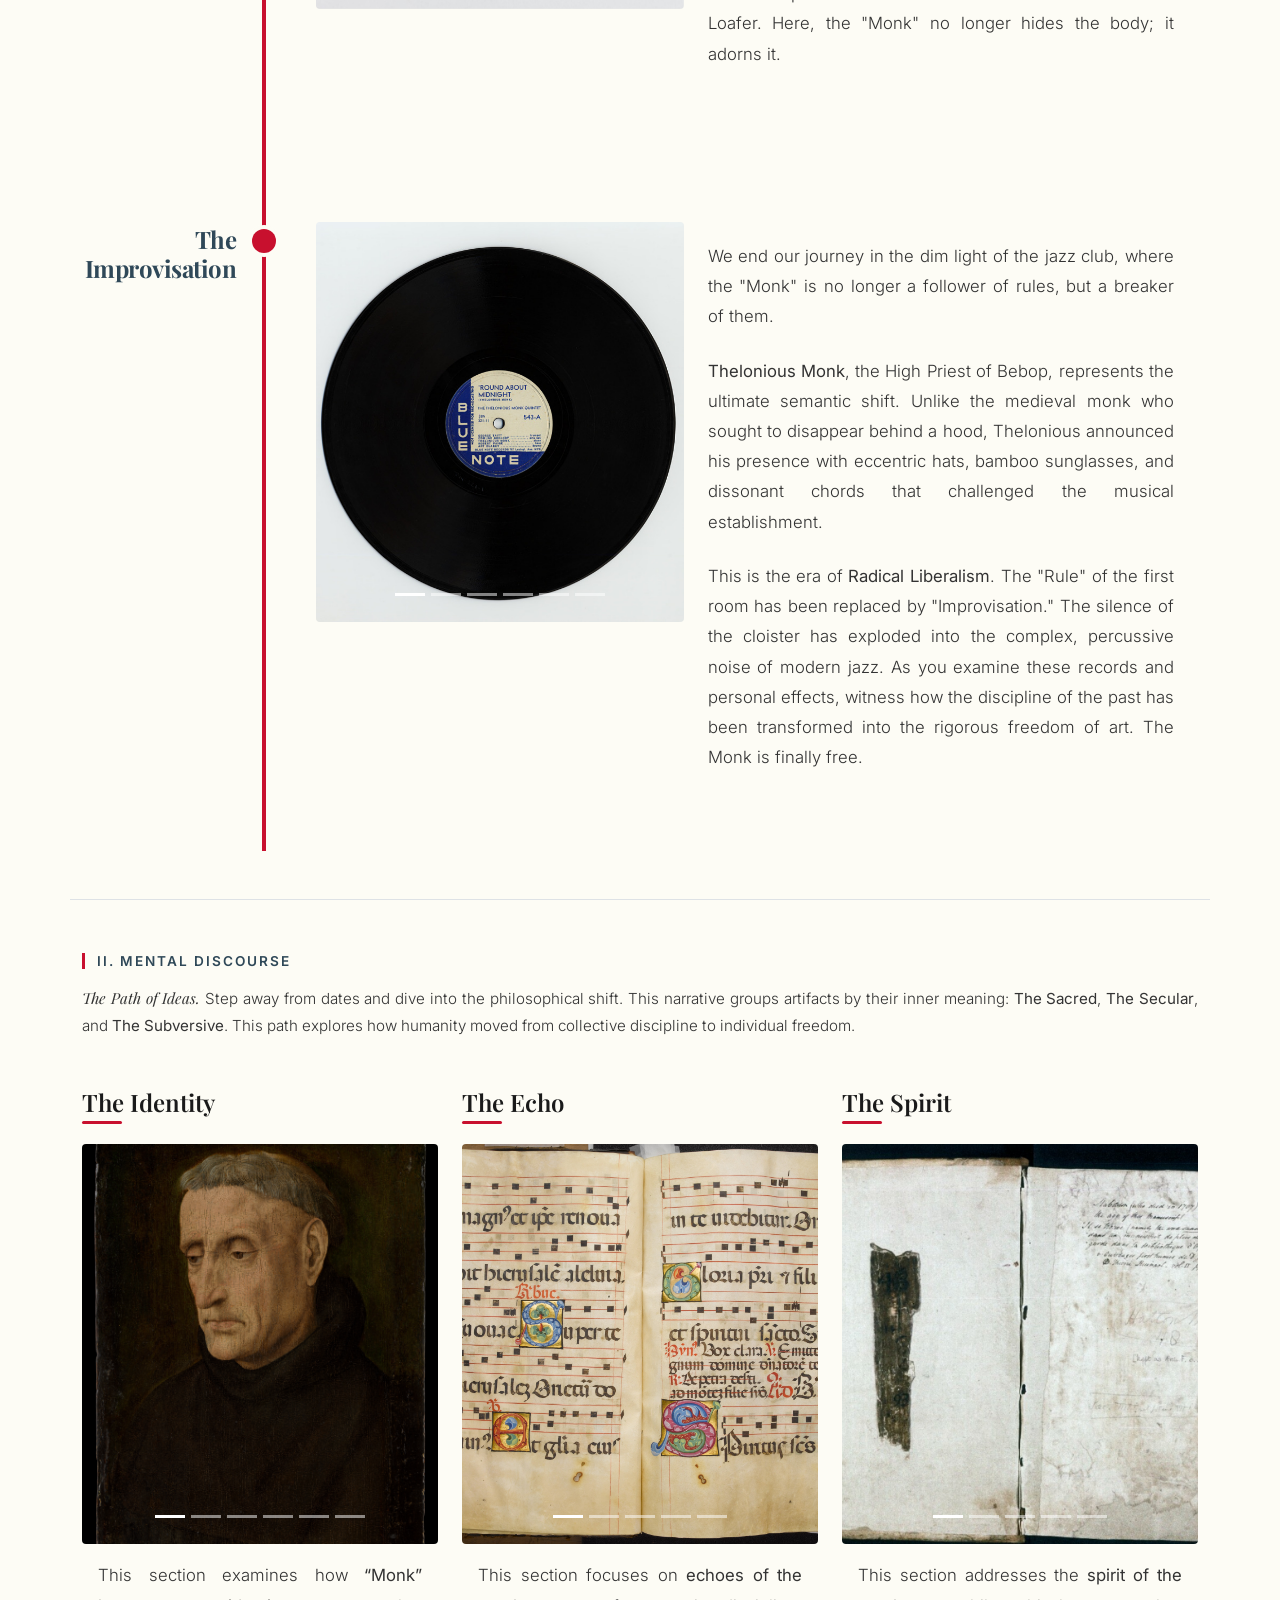
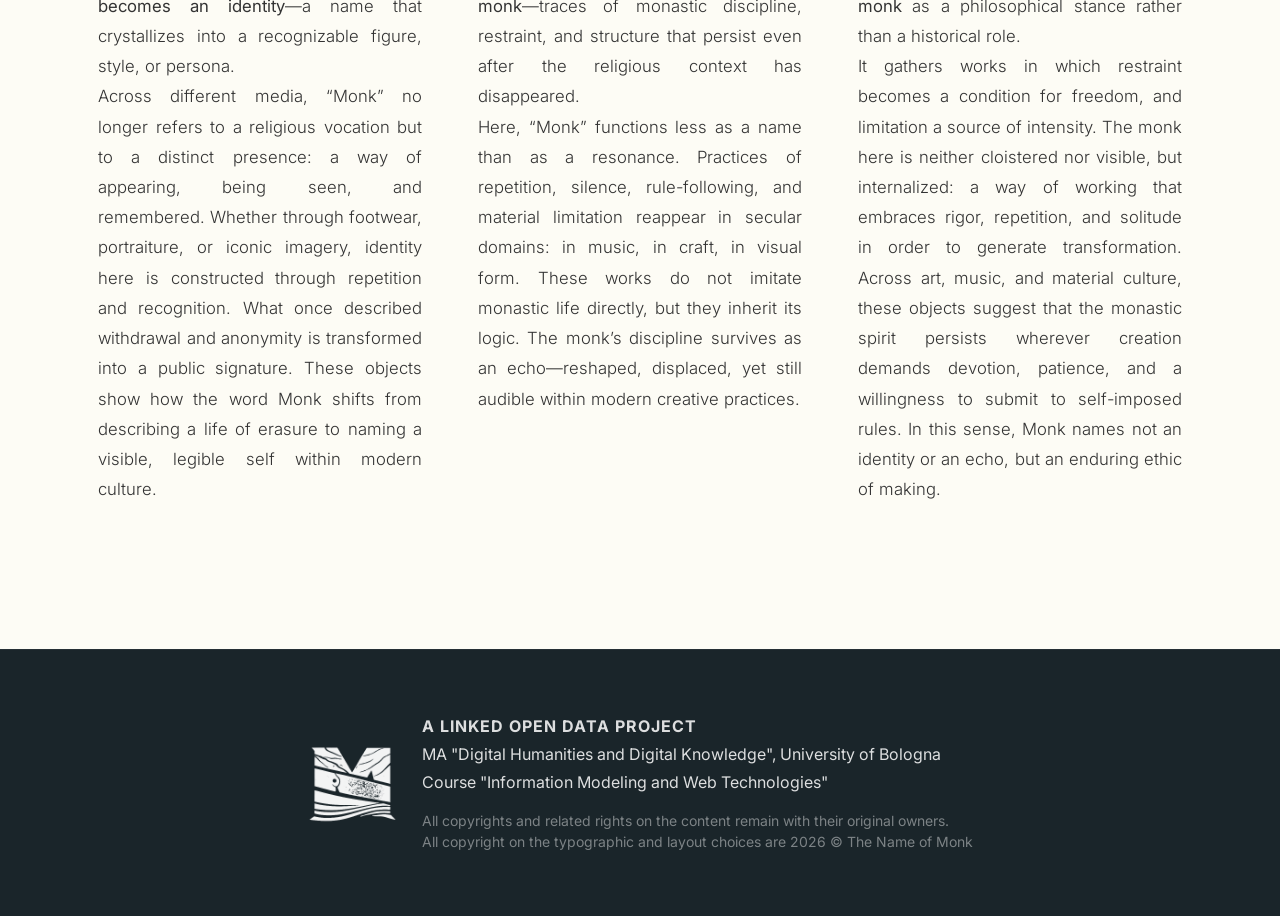
<file: narratives.html>
<!DOCTYPE html>
<html lang="en">
<head>
    <title>Collections | The Name of the Monk</title>
    <meta charset="utf-8">
    <meta name="viewport" content="width=device-width, initial-scale=1">
    
    <link href="https://cdn.jsdelivr.net/npm/bootstrap@5.3.0-alpha1/dist/css/bootstrap.min.css" rel="stylesheet">
    
    <link rel="preconnect" href="https://fonts.googleapis.com">
    <link rel="preconnect" href="https://fonts.gstatic.com" crossorigin>
    <link href="https://fonts.googleapis.com/css2?family=Inter:wght@300;400;500;600;700&family=Playfair+Display:ital,wght@0,400;0,600;0,700;1,400&display=swap" rel="stylesheet">
    
    <link rel="stylesheet" href="css/base.css">
    <link id="theme-css" rel="stylesheet" href="css/theme-modern.css">
</head>
<body data-theme="modern">
    <nav class="navbar navbar-expand-lg fixed-top" id="mainNav">
        <div class="container-fluid px-4 px-lg-5">
            <a class="navbar-brand logo-text" href="index.html">THE NAME OF MONK</a>
            <button class="navbar-toggler" type="button" data-bs-toggle="collapse" data-bs-target="#navbarContent">
                <span class="navbar-toggler-icon"></span>
            </button>
            <div class="collapse navbar-collapse" id="navbarContent">
                <ul class="navbar-nav ms-auto mb-2 mb-lg-0 align-items-center gap-4">
                    <li class="nav-item"><a class="nav-link" href="index.html">Home</a></li>
                    <li class="nav-item"><a class="nav-link" href="map.html">Map</a></li>
                    <li class="nav-item dropdown">
                        <a class="nav-link dropdown-toggle active" href="#" role="button" data-bs-toggle="dropdown">Exhibition</a>
                        <ul class="dropdown-menu">
                            <li><a class="dropdown-item" href="narratives.html">Narratives</a></li>
                            <li><a class="dropdown-item" href="collection.html">Collections</a></li>
                        </ul>
                    </li>
                    <li class="nav-item dropdown">
                        <a class="nav-link dropdown-toggle" href="#" role="button" data-bs-toggle="dropdown">About</a>
                        <ul class="dropdown-menu">
                            <li><a class="dropdown-item" href="documentation.html">Documentation</a></li>
                            <li><a class="dropdown-item" href="disclaimer.html">Disclaimer</a></li>
                            <li><a class="dropdown-item" href="aboutus.html">About Us</a></li>
                        </ul>
                    </li>
                    <li class="nav-item dropdown ms-lg-2">
                        <a class="btn btn-style-toggle rounded-pill btn-sm px-3 dropdown-toggle" href="#" role="button" data-bs-toggle="dropdown">
                            CHANGE STYLES
                        </a>
                        <ul class="dropdown-menu dropdown-menu-end">
                            <li><a class="dropdown-item" href="#" onclick="setTheme('css/theme-modern.css', 'modern')">Modern (Default)</a></li>
                            <li><a class="dropdown-item" href="#" onclick="setTheme('css/theme-jazz.css', 'jazz')">Jazz</a></li>
                            <li><a class="dropdown-item" href="#" onclick="setTheme('css/theme-medieval.css', 'medieval')">Medieval</a></li>
                            <li><a class="dropdown-item" href="#" onclick="setTheme('css/theme-gothic.css', 'gothic')">Gothic</a></li>
                            <li><a class="dropdown-item" href="#" onclick="setTheme('css/theme-abstract.css', 'abstract')">Abstract</a></li>
                            <li><a class="dropdown-item" href="#" onclick="setTheme('css/theme-future.css', 'future')">Future</a></li>
                        </ul>
                    </li>
                </ul>
            </div>
        </div>
    </nav>

    <main class="container-fluid mt-5 pt-5">
        <header class="page-header-section">
            <h1 class="main-title mb-3">Narratives</h1>
            <div class="lead-text text-center mw-700-center">
                <p class="mb-1">On this page, you can explore the exhibition through two distinct narratives. They rearrange the same collection to tell a different story about what "Monk" has meant. Choose your preferred narrative to begin your journey through the life of the word "Monk".</p>
            </div>
        </header>

        <section class="container mb-5">
            <h2 class="section-label mb-3">I. The Evolution</h2>
            <div class="lead-text mb-5">
                <p>
                    <em class="serif-font">The Path of History.</em> Follow the linear timeline of the "Monk" concept. This narrative guides you chronologically from the medieval <em class="serif-font">Rule of Saint Benedict</em> (ca. 1040s-60s)
                    through the craftsmanship of 18th-century <em class="serif-font">buckle makers</em>, to the mid-20th century cultural explosion of <em class="serif-font">Bebop Jazz</em>. Perfect for historians and those who love to see cause and effect.
                </p>
            </div>        
            
            <div class="timeline-container">

                <div class="timeline-item">
                    <span class="timeline-year">The Rule</span>
                    <div class="card narrative-card">
                        <div class="row g-0 align-items-stretch">
                            <div class="col-12 col-lg-5">
                                <div class="card-img-wrapper">
                                    <div id="evo-1" class="carousel slide carousel-fade" data-bs-ride="carousel" data-bs-interval="3500">
                                        <div class="carousel-indicators">
                                            <button type="button" data-bs-target="#evo-1" data-bs-slide-to="0" class="active"></button>
                                            <button type="button" data-bs-target="#evo-1" data-bs-slide-to="1"></button>
                                            <button type="button" data-bs-target="#evo-1" data-bs-slide-to="2"></button>
                                            <button type="button" data-bs-target="#evo-1" data-bs-slide-to="3"></button>
                                            <button type="button" data-bs-target="#evo-1" data-bs-slide-to="4"></button>
                                        </div>                                        
                                        <div class="carousel-inner">
                                            <div class="carousel-item active">
                                                <img src="images/01.jpg" class="d-block w-100" alt="Manuscript of Rule of St. Benedict">
                                                <a href="gallery.html?id=1" class="item-link-overlay">
                                                    <div class ="overlay-bar">
                                                        <span class="overlay-text">The birth of a monastic begins with discipline.</span>
                                                    </div>
                                                </a>
                                            </div>
                                            <div class="carousel-item">
                                                <img src="images/07.jpg" class="d-block w-100" alt="Benedictine Antiphonary">
                                                <a href="gallery.html?id=7" class="item-link-overlay">
                                                    <div class ="overlay-bar">
                                                        <span class="overlay-text">Through chant, the Rule becomes sound.</span>
                                                    </div>
                                                </a>
                                            </div>
                                            <div class="carousel-item">
                                                <img src="images/09.jpg" class="d-block w-100" alt="Portrait of a Monk">
                                                <a href="gallery.html?id=9" class="item-link-overlay">
                                                    <div class="overlay-bar">
                                                        <span class="overlay-text">A suspended moment of stillness, where lived time pauses in inward contemplation.</span>
                                                    </div>
                                                </a>
                                            </div>
                                            <div class="carousel-item">
                                                <img src="images/03.jpg" class="d-block w-100" alt="The Misericord">
                                                <a href="gallery.html?id=3" class="item-link-overlay">
                                                    <div class="overlay-bar">
                                                        <span class="overlay-text">The "Gap" in a Rigorous Life</span>
                                                    </div>
                                                </a>
                                            </div>
                                            <div class="carousel-item">
                                                <img src="images/10.jpg" class="d-block w-100" alt="The Mourner Scuplture">
                                                <a href="gallery.html?id=10" class="item-link-overlay">
                                                    <div class="overlay-bar">
                                                        <span class="overlay-text">Relationship Between Monks and Eternity</span>
                                                    </div>
                                                </a>
                                            </div>
                                        </div>
                                        <button class="carousel-control-prev" type="button" data-bs-target="#evo-1" data-bs-slide="prev">
                                            <span class="carousel-control-prev-icon" aria-hidden="true"></span>
                                            <span class="visually-hidden">Previous</span>
                                        </button>
                                        <button class="carousel-control-next" type="button" data-bs-target="#evo-1" data-bs-slide="next">
                                            <span class="carousel-control-next-icon" aria-hidden="true"></span>
                                            <span class="visually-hidden">Next</span>
                                        </button>                            
                                    </div>
                                </div>
                            </div>

                            <div class="col-12 col-lg-7">
                                <div class="p-4 p-lg-4">
                                    <p class="lead-text">Our journey begins in the silence of the monastery. Here, the “Monk” — from the Greek monachos, meaning “solitary” — is shaped not by what he possesses, but by what he chooses to renounce.</p>
                                    <p class="lead-text">The objects in this section illustrate how monastic life was structured through discipline. The <strong>Manuscript of the Rule</strong> governed each hour of the day, while the <strong>Benedictine Antiphonary</strong> organized communal prayer and ensured that every voice merged into a single, regulated chant. Together, these works show how daily rhythms were not improvised, but prescribed.</p>
                                    <p class="lead-text">This is the landscape of <strong>Asceticism</strong>. Personal expression yields to a severe but intentional aesthetic: rough wool, cold stone, and the rigid geometry of the cloister.</p>
                                </div>
                            </div>
                        </div>
                    </div>
                </div>

                <div class="timeline-item">
                    <span class="timeline-year">The Utility</span>
                    <div class="card narrative-card">
                        <div class="row g-0 align-items-stretch">
                            <div class="col-12 col-lg-5">
                                <div class="card-img-wrapper">
                                    <div id="evo-2" class="carousel slide carousel-fade" data-bs-ride="carousel" data-bs-interval="3500">
                                        <div class="carousel-indicators">
                                            <button type="button" data-bs-target="#evo-2" data-bs-slide-to="0" class="active"></button>
                                            <button type="button" data-bs-target="#evo-2" data-bs-slide-to="1"></button>
                                            <button type="button" data-bs-target="#evo-2" data-bs-slide-to="2"></button>
                                            <button type="button" data-bs-target="#evo-2" data-bs-slide-to="3"></button>
                                            <button type="button" data-bs-target="#evo-2" data-bs-slide-to="4"></button>
                                        </div>                                             
                                        <div class="carousel-inner">
                                            <div class="carousel-item active">
                                                <img src="images/04.jpg" class="d-block w-100" alt="Medieval Leather Patten">
                                                <a href="gallery.html?id=4" class="item-link-overlay">
                                                    <div class="overlay-bar">
                                                        <span class="overlay-text">From mud to method: the buckle's earliest life.</span>
                                                    </div>
                                                </a>
                                            </div>
                                            <div class="carousel-item">
                                                <img src="images/11.jpg" class="d-block w-100" alt="The Shoemaker">
                                                <a href="gallery.html?id=11" class="item-link-overlay">
                                                    <div class="overlay-bar">
                                                        <span class="overlay-text">Craft enters the market.</span>
                                                    </div>
                                                </a>
                                            </div>
                                            <div class="carousel-item">
                                                <img src="images/14.jpg" class="d-block w-100" alt="Shoe Buckle">
                                                <a href="gallery.html?id=14" class="item-link-overlay">
                                                    <div class="overlay-bar">
                                                        <span class="overlay-text">Utility becomes jewelry.</span>
                                                    </div>
                                                </a>
                                            </div>
                                            <div class="carousel-item">
                                                <img src="images/08.jpg" class="d-block w-100" alt="Monk Shoes">
                                                <a href="gallery.html?id=8" class="item-link-overlay">
                                                    <div class="overlay-bar">
                                                        <span class="overlay-text">Modern classic is born.</span>
                                                    </div>
                                                </a>
                                            </div>
                                            <div class="carousel-item">
                                                <img src="images/06.jpg" class="d-block w-100" alt="Double Monk Straps">
                                                <a href="gallery.html?id=6" class="item-link-overlay">
                                                    <div class="overlay-bar">
                                                        <span class="overlay-text">Craft at its summit.</span>
                                                    </div>
                                                </a>
                                            </div>
                                        </div>
                                        <button class="carousel-control-prev" type="button" data-bs-target="#evo-2" data-bs-slide="prev">
                                            <span class="carousel-control-prev-icon" aria-hidden="true"></span>
                                            <span class="visually-hidden">Previous</span>
                                        </button>
                                        <button class="carousel-control-next" type="button" data-bs-target="#evo-2" data-bs-slide="next">
                                            <span class="carousel-control-next-icon" aria-hidden="true"></span>
                                            <span class="visually-hidden">Next</span>
                                        </button>   
                                    </div>
                                </div>
                            </div>
                            <div class="col-12 col-lg-7">
                                <div class="p-4 p-lg-4">
                                    <p class="lead-text">As we leave the cloister, we enter the workshop and the wardrobe. The "Monk" transitions from a spiritual identity to a stylistic one.</p>
                                    <p class="lead-text">The <strong>Monk Strap shoe</strong> originated from a practical need: monks required durable footwear for labor. Yet, history transformed the utilitarian into the fashionable. What began as a buckle for mud work evolved into silver and brass—a symbol of the modern gentleman.</p>
                                    <p class="lead-text">This room explores <strong>Liberalism in its early form</strong>: the freedom of movement and the freedom of taste. The monk strap sits between the formal Oxford and casual Loafer. Here, the "Monk" no longer hides the body; it adorns it.</p>
                                </div>
                            </div>
                        </div>
                    </div>
                </div>
                
                <div class="timeline-item">
                    <span class="timeline-year">The Improvisation</span>
                    <div class="card narrative-card">
                        <div class="row g-0 align-items-stretch">
                            <div class="col-12 col-lg-5">
                                <div class="card-img-wrapper">
                                    <div id="evo-3" class="carousel slide carousel-fade" data-bs-ride="carousel" data-bs-interval="3500">
                                        <div class="carousel-indicators">
                                            <button type="button" data-bs-target="#evo-3" data-bs-slide-to="0" class="active"></button>
                                            <button type="button" data-bs-target="#evo-3" data-bs-slide-to="1"></button>
                                            <button type="button" data-bs-target="#evo-3" data-bs-slide-to="2"></button>
                                            <button type="button" data-bs-target="#evo-3" data-bs-slide-to="3"></button>
                                            <button type="button" data-bs-target="#evo-3" data-bs-slide-to="4"></button>
                                            <button type="button" data-bs-target="#evo-3" data-bs-slide-to="5"></button>                                                                        
                                        </div>                                             
                                        <div class="carousel-inner">
                                            <div class="carousel-item active">
                                                <img src="images/16.jpg" class="d-block w-100" alt="Album &quot;Round About Midnight&quot;">
                                                <a href="gallery.html?id=16" class="item-link-overlay">
                                                    <div class="overlay-bar">
                                                        <span class="overlay-text">Bebop's dawn pressed into shellac.</span>
                                                    </div>
                                                </a>
                                            </div>
                                            <div class="carousel-item">
                                                <img src="images/02.jpg" class="d-block w-100" alt="Matisse's Jazz">
                                                <a href="gallery.html?id=2" class="item-link-overlay">
                                                    <div class="overlay-bar">
                                                        <span class="overlay-text">Performance replaces depiction.</span>
                                                    </div>
                                                </a>
                                            </div>
                                            <div class="carousel-item">
                                                <img src="images/12.jpg" class="d-block w-100" alt="Photography of Thelonious Monk">
                                                <a href="gallery.html?id=12" class="item-link-overlay">
                                                    <div class="overlay-bar">
                                                        <span class="overlay-text">A foundational image of modern myth.</span>
                                                    </div>
                                                </a>
                                            </div>                                            
                                            <div class="carousel-item">
                                                <img src="images/15.jpg" class="d-block w-100" alt="Album &quot;Monk's Music&quot;">
                                                <a href="gallery.html?id=15" class="item-link-overlay">
                                                    <div class="overlay-bar">
                                                        <span class="overlay-text">Past and future welded in one session.</span>
                                                    </div>
                                                </a>
                                            </div>
                                            <div class="carousel-item">
                                                <img src="images/13.jpg" class="d-block w-100" alt="Portrait of Thelonious Monk">
                                                <a href="gallery.html?id=13" class="item-link-overlay">
                                                    <div class="overlay-bar">
                                                        <span class="overlay-text">Coronation by mass media.</span>
                                                    </div>
                                                </a>
                                            </div>
                                            <div class="carousel-item">
                                                <img src="images/05.jpg" class="d-block w-100" alt="Video &quot;I Mean You&quot;">
                                                <a href="gallery.html?id=5" class="item-link-overlay">
                                                    <div class="overlay-bar">
                                                        <span class="overlay-text">Maturity in tempo.</span>
                                                    </div>
                                                </a>
                                            </div>
                                        </div>

                                        <button class="carousel-control-prev" type="button" data-bs-target="#evo-3" data-bs-slide="prev">
                                            <span class="carousel-control-prev-icon" aria-hidden="true"></span>
                                            <span class="visually-hidden">Previous</span>
                                        </button>
                                        <button class="carousel-control-next" type="button" data-bs-target="#evo-3" data-bs-slide="next">
                                            <span class="carousel-control-next-icon" aria-hidden="true"></span>
                                            <span class="visually-hidden">Next</span>
                                        </button>   
                                    </div>
                                </div>
                            </div>
                            <div class="col-12 col-lg-7">
                                <div class="p-4 p-lg-4">
                                    <p class="lead-text">We end our journey in the dim light of the jazz club, where the "Monk" is no longer a follower of rules, but a breaker of them.</p>
                                    <p class="lead-text"><strong>Thelonious Monk</strong>, the High Priest of Bebop, represents the ultimate semantic shift. Unlike the medieval monk who sought to disappear behind a hood, Thelonious announced his presence with eccentric hats, bamboo sunglasses, and dissonant chords that challenged the musical establishment.</p>
                                    <p class="lead-text">This is the era of <strong>Radical Liberalism</strong>. The "Rule" of the first room has been replaced by "Improvisation." The silence of the cloister has exploded into the complex, percussive noise of modern jazz. As you examine these records and personal effects, witness how the discipline of the past has been transformed into the rigorous freedom of art. The Monk is finally free.</p>
                                </div>
                            </div>
                        </div>
                    </div>
                </div>
            </div>
        </section>

        <section class="container mb-5 pt-5 border-top" id="narrative-thematic">
            <h2 class="section-label mb-3">II. Mental Discourse</h2>

            <div class="lead-text mb-5">
                <p>
                <em class="serif-font">The Path of Ideas.</em>
                Step away from dates and dive into the philosophical shift. This narrative groups artifacts by their inner meaning: <strong>The Sacred</strong>, <strong>The Secular</strong>, and <strong>The Subversive</strong>. This path explores how humanity moved from collective discipline to individual freedom.
                </p>
            </div>

            <div class="row g-4">

                <div class="col-12 col-lg-4">
                    <h3 class="theme-subtitle">The Identity</h3>
                    <div class="card narrative-card h-100">
                        <div class="card-img-wrapper">
                            <div id="th-1" class="carousel slide carousel-fade" data-bs-ride="carousel" data-bs-interval="3500">
                                <div class="carousel-indicators">
                                    <button type="button" data-bs-target="#heroCarousel" data-bs-slide-to="0" class="active"></button>
                                    <button type="button" data-bs-target="#heroCarousel" data-bs-slide-to="1"></button>
                                    <button type="button" data-bs-target="#heroCarousel" data-bs-slide-to="2"></button>
                                    <button type="button" data-bs-target="#heroCarousel" data-bs-slide-to="3"></button>
                                    <button type="button" data-bs-target="#heroCarousel" data-bs-slide-to="4"></button>
                                    <button type="button" data-bs-target="#heroCarousel" data-bs-slide-to="5"></button>                                
                                </div>                                     
                                <div class="carousel-inner">
                                    <!-- slide 1 -->
                                    <div class="carousel-item active">
                                        <img src="images/09.jpg" class="d-block w-100" alt="A Benedictine Monk">
                                        <a href="GALLERY.html?id=9" class="item-link-overlay">
                                            <div class="overlay-bar"><span class="overlay-text">Identity here is visual restraint—gesture, fabric, and gaze replacing individual expression.</span></div>
                                        </a>
                                    </div>
                                    <!-- slide 2 -->
                                    <div class="carousel-item">
                                        <img src="images/10.jpg" class="d-block w-100" alt="The Mourner Scuplture">
                                        <a href="GALLERY.html?id=10" class="item-link-overlay">
                                            <div class="overlay-bar"><span class="overlay-text">Remembrance becomes a disciplined and communal act.</span></div>
                                        </a>
                                    </div>
                                    <!-- slide 3 -->
                                    <div class="carousel-item">
                                        <img src="images/11.jpg" class="d-block w-100" alt="The Shoemaker">
                                        <a href="GALLERY.html?id=11" class="item-link-overlay">
                                            <div class="overlay-bar"><span class="overlay-text">Rule without God: <br>precision as survival, not salvation.</br></span></div>
                                        </a>
                                    </div>
                                    <!-- slide 4 -->
                                    <div class="carousel-item">
                                        <img src="images/08.jpg" class="d-block w-100" alt="Monk Shoes">
                                        <a href="GALLERY.html?id=8" class="item-link-overlay">
                                            <div class="overlay-bar"><span class="overlay-text">"Monk" went from a vocation to a style.</span></div>
                                        </a>
                                    </div>
                                    <!-- slide 5 -->
                                    <div class="carousel-item">
                                        <img src="images/06.jpg" class="d-block w-100" alt="Double Monk Straps">
                                        <a href="GALLERY.html?id=6" class="item-link-overlay">
                                            <div class="overlay-bar"><span class="overlay-text">Sprezzatura as ritual—freedom performed within formal rules.</span></div>
                                        </a>
                                    </div>
                                    <!-- slide 6 -->
                                    <div class="carousel-item">
                                        <img src="images/13.jpg" class="d-block w-100" alt="Portrait of Thelonious Monk">
                                        <a href="GALLERY.html?id=13" class="item-link-overlay">
                                            <div class="overlay-bar"><span class="overlay-text">Ascetic gaze, public stage—discipline reframed as creative authority.</span></div>
                                        </a>
                                    </div>
                                </div>

                                <button class="carousel-control-prev" type="button" data-bs-target="#th-1" data-bs-slide="prev">
                                    <span class="carousel-control-prev-icon" aria-hidden="true"></span>
                                    <span class="visually-hidden">Previous</span>
                                </button>
                                <button class="carousel-control-next" type="button" data-bs-target="#th-1" data-bs-slide="next">
                                    <span class="carousel-control-next-icon" aria-hidden="true"></span>
                                    <span class="visually-hidden">Next</span>
                                </button>
                            </div>
                        </div>
                        <div class="p-3">
                            <p class="lead-text mb-0">This section examines how <strong>“Monk” becomes an identity</strong>—a name that crystallizes into a recognizable figure, style, or persona.</p>
                            <p class="lead-text mb-0">Across different media, “Monk” no longer refers to a religious vocation but to a distinct presence: a way of appearing, being seen, and remembered. Whether through footwear, portraiture, or iconic imagery, identity here is constructed through repetition and recognition. What once described withdrawal and anonymity is transformed into a public signature. These objects show how the word Monk shifts from describing a life of erasure to naming a visible, legible self within modern culture.</p>
                            
                        </div>
                    </div>
                </div>

                <div class="col-12 col-lg-4">
                    <h3 class="theme-subtitle">The Echo</h3>
                    <div class="card narrative-card h-100">
                        <div class="card-img-wrapper">
                            <div id="th-2" class="carousel slide carousel-fade" data-bs-ride="carousel" data-bs-interval="3500">
                                <div class="carousel-indicators">
                                    <button type="button" data-bs-target="#heroCarousel" data-bs-slide-to="0" class="active"></button>
                                    <button type="button" data-bs-target="#heroCarousel" data-bs-slide-to="1"></button>
                                    <button type="button" data-bs-target="#heroCarousel" data-bs-slide-to="2"></button>
                                    <button type="button" data-bs-target="#heroCarousel" data-bs-slide-to="3"></button>
                                    <button type="button" data-bs-target="#heroCarousel" data-bs-slide-to="4"></button>
                                </div>                                    
                                <div class="carousel-inner">
                                    <!-- slide 7 -->
                                    <div class="carousel-item active">
                                        <img src="images/07.jpg" class="d-block w-100" alt="Benedictine Antiphonary">
                                        <a href="GALLERY.html?id=7" class="item-link-overlay">
                                            <div class="overlay-bar"><span class="overlay-text">The moment when individual voices dissolve into a single sound, shaping the monk as part of a collective body.</span></div>
                                        </a>
                                    </div>
                                    <!-- slide 8 -->
                                    <div class="carousel-item">
                                        <img src="images/04.jpg" class="d-block w-100" alt="Medieval Leather Patten">
                                        <a href="GALLERY.html?id=4" class="item-link-overlay">
                                            <div class="overlay-bar"><span class="overlay-text">The monk's vow of labor, fastened in leather and restraint.</span></div>
                                        </a>
                                    </div>
                                    <!-- slide 9 -->
                                    <div class="carousel-item">
                                        <img src="images/15.jpg" class="d-block w-100" alt="Album &quot;Monk's Music&quot;">
                                        <a href="GALLERY.html?id=15" class="item-link-overlay">
                                            <div class="overlay-bar"><span class="overlay-text">Rule becomes relay—discipline that hands freedom forward.</span></div>
                                        </a>
                                    </div>
                                    <!-- slide 10 -->
                                    <div class="carousel-item">
                                        <img src="images/16.jpg" class="d-block w-100" alt="Album &quot;Round About Midnight&quot;">
                                        <a href="GALLERY.html?id=16" class="item-link-overlay">
                                            <div class="overlay-bar"><span class="overlay-text">Constraints as altar—technology's limits turned into rigorous freedom.</span></div>
                                        </a>
                                    </div>
                                    <!-- slide 11 -->
                                    <div class="carousel-item">
                                        <img src="images/05.jpg" class="d-block w-100" alt="Video &quot;I Mean You&quot;">
                                        <a href="GALLERY.html?id=5" class="item-link-overlay">
                                            <div class="overlay-bar"><span class="overlay-text">Less becomes luminous—silence and structure as his signature prayer.</span></div>
                                        </a>
                                    </div>
                                </div>

                                <button class="carousel-control-prev" type="button" data-bs-target="#th-2" data-bs-slide="prev">
                                    <span class="carousel-control-prev-icon" aria-hidden="true"></span>
                                    <span class="visually-hidden">Previous</span>
                                </button>
                                <button class="carousel-control-next" type="button" data-bs-target="#th-2" data-bs-slide="next">
                                    <span class="carousel-control-next-icon" aria-hidden="true"></span>
                                    <span class="visually-hidden">Next</span>
                                </button>
                            </div>
                        </div>
                        <div class="p-3">
                            <p class="lead-text mb-0">This section focuses on <strong>echoes of the monk</strong>—traces of monastic discipline, restraint, and structure that persist even after the religious context has disappeared.</p>
                            <p class="lead-text mb-0">Here, “Monk” functions less as a name than as a resonance. Practices of repetition, silence, rule-following, and material limitation reappear in secular domains: in music, in craft, in visual form. These works do not imitate monastic life directly, but they inherit its logic. The monk’s discipline survives as an echo—reshaped, displaced, yet still audible within modern creative practices.</p>
                        </div>
                    </div>
                </div>

                <div class="col-12 col-lg-4">
                    <h3 class="theme-subtitle">The Spirit</h3>
                    <div class="card narrative-card h-100">
                        <div class="card-img-wrapper">
                            <div id="th-3" class="carousel slide carousel-fade" data-bs-ride="carousel" data-bs-interval="3500">
                                <div class="carousel-indicators">
                                    <button type="button" data-bs-target="#heroCarousel" data-bs-slide-to="0" class="active"></button>
                                    <button type="button" data-bs-target="#heroCarousel" data-bs-slide-to="1"></button>
                                    <button type="button" data-bs-target="#heroCarousel" data-bs-slide-to="2"></button>
                                    <button type="button" data-bs-target="#heroCarousel" data-bs-slide-to="3"></button>
                                    <button type="button" data-bs-target="#heroCarousel" data-bs-slide-to="4"></button>
                                </div>                                    
                                <div class="carousel-inner">
                                    <!-- slide 12 -->
                                    <div class="carousel-item active">
                                        <img src="images/01.jpg" class="d-block w-100" alt="Rule of St. Benedict.">
                                        <a href="GALLERY.html?id=1" class="item-link-overlay">
                                            <div class="overlay-bar"><span class="overlay-text">Where monastic identity begins: not in belief alone, but in obedience learned through daily practice.</span></div>
                                        </a>
                                    </div>
                                    <!-- slide 13 -->
                                    <div class="carousel-item">
                                        <img src="images/03.jpg" class="d-block w-100" alt="The Misericord (The &quot;Mercy Seat&quot;)">
                                        <a href="GALLERY.html?id=3" class="item-link-overlay">
                                            <div class="overlay-bar"><span class="overlay-text">An object shaped by endurance.</span></div>
                                        </a>
                                    </div>
                                    <!-- slide 14 -->
                                    <div class="carousel-item">
                                        <img src="images/14.jpg" class="d-block w-100" alt="Shoe Buckles">
                                        <a href="GALLERY.html?id=14" class="item-link-overlay">
                                            <div class="overlay-bar"><span class="overlay-text">Humility inverted—restraint turned into spectacle.</span></div>
                                        </a>
                                    </div>
                                    <!-- slide 15 -->
                                    <div class="carousel-item">
                                        <img src="images/12.jpg" class="d-block w-100" alt="Photography of Thelonious Monk">
                                        <a href="GALLERY.html?id=12" class="item-link-overlay">
                                            <div class="overlay-bar"><span class="overlay-text">A new cowl: <br>silence, tension, and contemplation as sonic power.<br></span></div>
                                        </a>
                                    </div>
                                    <!-- slide 16 -->
                                    <div class="carousel-item">
                                        <img src="images/02.jpg" class="d-block w-100" alt="Matisse's Jazz">
                                        <a href="GALLERY.html?id=2" class="item-link-overlay">
                                            <div class="overlay-bar"><span class="overlay-text">Self-made laws, joyous breaks—improvisation as visual monastic practice.</span></div>
                                        </a>
                                    </div>
                                </div>

                                <button class="carousel-control-prev" type="button" data-bs-target="#th-3" data-bs-slide="prev">
                                    <span class="carousel-control-prev-icon" aria-hidden="true"></span>
                                    <span class="visually-hidden">Previous</span>
                                </button>
                                <button class="carousel-control-next" type="button" data-bs-target="#th-3" data-bs-slide="next">
                                    <span class="carousel-control-next-icon" aria-hidden="true"></span>
                                    <span class="visually-hidden">Next</span>
                                </button>
                            </div>
                        </div>
                        <div class="p-3">
                            <p class="lead-text mb-0">This section addresses the <strong>spirit of the monk</strong> as a philosophical stance rather than a historical role.</p>
                            <p class="lead-text mb-0">It gathers works in which restraint becomes a condition for freedom, and limitation a source of intensity. The monk here is neither cloistered nor visible, but internalized: a way of working that embraces rigor, repetition, and solitude in order to generate transformation. Across art, music, and material culture, these objects suggest that the monastic spirit persists wherever creation demands devotion, patience, and a willingness to submit to self-imposed rules. In this sense, Monk names not an identity or an echo, but an enduring ethic of making.</p>
                        </div>
                    </div>
                </div>

            </div>
        </section>
    </main>

    <footer class="site-footer">
        <div class="container">
            <div class="d-flex flex-column flex-md-row justify-content-center align-items-center gap-4">
                
                <div class="footer-logo">
                    <img src="images/LOGO_white.png" alt="University of Bologna" class="img-fluid">
                </div>

                <div class="footer-text text-center text-md-start">
                    <p class="mb-1 text-uppercase fw-bold" style="letter-spacing: 1px;">A Linked Open Data Project</p>
                    <p class="mb-1">MA "Digital Humanities and Digital Knowledge", University of Bologna</p>
                    <p class="mb-3">Course "Information Modeling and Web Technologies"</p>
                    
                    <div class="small">
                        <p class="mb-0">All copyrights and related rights on the content remain with their original owners.</p>
                        <p class="mb-0">All copyright on the typographic and layout choices are 2026 © The Name of Monk</p>
                    </div>
                </div>

            </div>
        </div>
    </footer>

    <button type="button" id="btn-back-to-top">↑</button>

    <script src="https://cdn.jsdelivr.net/npm/bootstrap@5.3.0-alpha1/dist/js/bootstrap.bundle.min.js"></script>
    
    <script src="js/theme-manager.js"></script>

</body>
</html>
</file>
<file: css/base.css>
/* base.css - 网站骨架与布局 (Structure Only) */

/* =========================================
   0. SMOOTH TRANSITION (防卡顿优化)
   ========================================= */
body, 
.navbar, 
.card, 
.gallery-item, 
.footer-text,
.main-title,
a, 
p, 
h1, h2, h3, h4, h5, h6,
div {
    /* 让颜色和背景色的变化产生 0.4秒 的平滑过渡 */
    transition: background-color 0.4s ease, color 0.4s ease, border-color 0.4s ease, box-shadow 0.4s ease;
}

/* 注意：某些特定元素（如图片悬停、轮播图）的 transition 可能会被这个覆盖，
   但我们在 theme-jazz.css 里定义的具体 transition 优先级更高，所以没问题。 */

/* ... (保留原来 Section 1 Global Layout 及之后的所有内容) ... */
/* =========================================
   1. Global Layout & Structure
   ========================================= */
/* 基础重置与盒模型已由 Bootstrap 处理，这里只处理自定义结构 */

/* 文本容器布局 */
.lead-text {
    /* 仅保留对齐方式和行高结构，字号/颜色移至主题 */
    text-align: justify;
    line-height: 1.7; 
}

.lead-text p {
    margin-bottom: 1rem;
}

/* 页面顶部标题区结构 */
.page-header-section {
    padding: 60px 0 40px 0;
    text-align: center;
    margin-bottom: 40px;
    /* 边框颜色移至主题 */
    border-bottom: 1px solid transparent; 
}

/* 装饰性标签结构（左侧线条布局） */
.section-label {
    padding-left: 12px;
    border-left: 3px solid transparent; /* 颜色由主题定义 */
    display: inline-block;
}

/* =========================================
   2. Navbar Structure
   ========================================= */
.navbar {
    padding: 1.2rem 0;
    border-bottom: 1px solid transparent;
}

/* 导航链接布局 */
.nav-link {
    padding-left: 1rem !important;
    padding-right: 1rem !important;
    transition: color 0.3s ease; /* 过渡效果属于交互体验，可留在此处或移至主题 */
}

.dropdown-menu {
    padding: 15px 0;
    margin-top: 10px;
    min-width: 180px;
    border: 1px solid transparent;
}

.dropdown-toggle::after {
    display: inline-block;
    margin-left: 0.4em;
    vertical-align: 0.1em;
    content: "▾";
    border: none;
    font-size: 0.8em;
}

.dropdown-item {
    padding: 8px 24px;
    transition: all 0.2s ease;
}

/* =========================================
   3. Component Layouts (Buttons, Cards)
   ========================================= */
/* 按钮基础结构：内边距、行内块显示 */
.btn-custom-primary,
.btn-custom-outline,
.btn-browse-custom,
.view-more-btn,
.gallery-nav-btn {
    padding: 10px 30px;
    text-decoration: none;
    display: inline-block;
    transition: all 0.3s ease;
    border: 1px solid transparent; /* 占位，颜色由主题定 */
}

/* 浏览收藏按钮特殊布局 */
.btn-browse-custom {
    padding: 12px 28px;
}

/* 返回顶部按钮定位 */
#btn-back-to-top {
    position: fixed; 
    bottom: 30px; 
    right: 30px; 
    display: none; 
    z-index: 1000;
    width: 50px; 
    height: 50px; 
    align-items: center; 
    justify-content: center; 
    cursor: pointer;
    border: none;
    transition: all 0.3s ease;
}

/* =========================================
   4. Image & Gallery Structure
   ========================================= */
/* 首页图片框结构 */
.image-frame {
    position: relative;
    overflow: hidden;
}

.carousel-item img {
    width: 100%;
    height: 520px; 
    object-fit: cover;
    transition: transform 0.8s ease; /* 动画属性也可以移至主题，视需求而定 */
}

.carousel-link-area { 
    display: block; 
    position: relative; 
    cursor: pointer; 
}

/* 悬停遮罩层定位 */
.hover-overlay {
    position: absolute; 
    top: 0; left: 0; width: 100%; height: 100%;
    display: flex; 
    align-items: center; 
    justify-content: center;
    opacity: 0; 
    transition: opacity 0.4s ease; 
    z-index: 2;
}

/* 轮播箭头定位 */
.carousel-control-prev, .carousel-control-next {
    width: 10%; 
    opacity: 0; 
    transition: opacity 0.3s; 
    z-index: 10;
}

/* Collection 页面网格结构 */
.gallery-container {
    display: flex;
    flex-wrap: wrap;
    padding: 20px;
    gap: 15px;
    max-width: 1200px;
    margin: 0 auto;
}

.gallery-column {
    flex: 1; 
    display: flex;
    flex-direction: column;
    gap: 15px;
}

.gallery-item {
    position: relative;
    overflow: hidden;
}

.gallery-item img {
    width: 100%;
    display: block;
    transition: transform 0.5s ease;
    
}
/* --- 补充缺失的 Overlay 结构 --- */
.item-overlay {
    position: absolute; /* 关键：让它浮在图片上，而不是排在下面 */
    bottom: 0;
    left: 0;
    right: 0;
    padding: 20px 15px;
    
    /* 默认隐藏 */
    opacity: 0; 
    transition: opacity 0.3s ease;
    
    /* 内容居中布局 */
    text-align: center;
    display: flex;
    flex-direction: column;
    align-items: center;
    justify-content: center;
    
    /* 确保层级高于图片 */
    z-index: 2; 
}

/* 鼠标悬停时显示 */
.gallery-item:hover .item-overlay {
    opacity: 1;
}

/* Gallery 详情页图片框结构 */
.gallery-image-frame {
    padding: 10px;
    height: 400px; 
    overflow: hidden; 
    position: relative;
    display: flex;
    align-items: center;
    justify-content: center;
    cursor: grab;
    border: 1px solid transparent;
}

.gallery-image-frame img {
    max-width: 100%;
    max-height: 100%;
    width: auto;
    height: auto;
    object-fit: contain; 
    transition: transform 0.1s ease-out; 
    transform-origin: center center;
}

/* 表格结构 */
.table th { width: 35%; }

/* =========================================
   5. Map Page Structure
   ========================================= */
.map-wrapper {
    padding: 40px 20px;
    position: relative;
    border: 1px solid transparent;
}

svg { width: 100%; height: auto; max-height: 400px; overflow: visible; }

.map-point { cursor: pointer; transition: all 0.4s cubic-bezier(0.175, 0.885, 0.32, 1.275); }

.info-panel { 
    padding-left: 40px; 
    display: flex; 
    flex-direction: column; 
    justify-content: center; 
    height: 100%; 
    border-left: 1px solid transparent; 
}

.info-category { 
    margin-bottom: 15px; 
    display: flex; 
    align-items: center; 
    gap: 10px; 
}
.info-category::before { 
    content: ''; 
    display: block; 
    width: 20px; 
    height: 1px; 
}

.info-image-wrapper {
    width: 100%;
    height: 180px; 
    overflow: hidden;
    margin-bottom: 20px; 
    position: relative;
    display: flex; 
    align-items: center; 
    justify-content: center;
}

.info-image-wrapper img {
    width: 100%; height: 100%; 
    object-fit: contain; object-position: center;
    padding: 5px;
    transition: transform 0.6s cubic-bezier(0.25, 0.46, 0.45, 0.94);
}

.narrative-toggle {
    background: none; border: none; padding: 8px 0;
    display: inline-flex; align-items: center; gap: 6px; 
    transition: color 0.3s;
}

.filter-menu { padding: 15px 0; margin-top: 10px !important; min-width: 220px; border: none; }
.filter-header { padding: 10px 24px 5px 24px; background: transparent; }
.filter-item { padding: 8px 24px; transition: all 0.2s; position: relative; }
.btn-view-all { border: none; background: none; padding: 0; margin-right: 15px; border-bottom: 1px solid transparent; transition: all 0.3s; }

/* =========================================
   6. Footer Structure
   ========================================= */
.site-footer {
    padding: 4rem 0; 
    margin-top: 8rem;
    border-top: 1px solid transparent;
}
.footer-logo img { max-height: 90px; width: auto; }
.footer-text .small { margin-top: 1rem; }

/* =========================================
   7. Utility Classes (Structure)
   ========================================= */
.mw-700-center { max-width: 700px; margin: 0 auto; }

/* 响应式布局调整 */
@media (max-width: 991px) {
    .navbar-collapse { padding: 20px; margin-top: 10px; }
    .info-panel { border-left: none; padding-left: 0; margin-top: 40px; padding-top: 20px; border-top: 1px solid transparent; }
    .gallery-image-frame { height: 300px; }
}
@media (max-width: 768px) {
    .site-footer { 
        text-align: center; 
        margin-top: 10rem !important; /* ★★★ 强制在窄屏下把 footer 往更下面推 ★★★ */
        padding-top: 3rem;
    } 
    
    .gallery-column { 
        flex: 100%; 
    }

    /* 之前加的这个也可以保留，双重保险 */
    .gallery-container {
        margin-bottom: 80px; 
    }
}

/* base.css - 网站骨架与布局 (Structure Only) */

/* ... (保留原有的 Section 1-7 内容) ... */

/* =========================================
   8. About Us Page Structure
   ========================================= */

.about-container {
    max-width: 1200px;
    width: 100%;
    margin: 0 auto;
    padding: 20px;
}

.team-grid {
    display: flex;
    flex-wrap: wrap;
    justify-content: center; 
    gap: 30px; 
}

.member-card {
    width: 280px; 
    display: flex;
    flex-direction: column;
    position: relative;
    border: 1px solid transparent; 
    /* 关键：限制图片放大溢出 */
    overflow: hidden; 
}

.member-card img {
    width: 100%;
    aspect-ratio: 1 / 1; 
    object-fit: cover;
    display: block;
    /* 动画在 theme 里定义 */
}

.member-info {
    padding: 25px 20px;
    text-align: left; 
    position: relative; 
    z-index: 1;
}

.member-info h3 {
    margin-top: 0;
    margin-bottom: 0.2rem;
    line-height: 1.2;
}

.member-info p {
    margin-bottom: 0;
}

/* 链接区域布局 */
.member-info .links {
    margin-top: 15px; 
    display: flex;
    flex-direction: column;
    gap: 6px;
}

/* =========================================
   9. Disclaimer Page Structure
   ========================================= */

.source-list {
    list-style: disc; 
    padding-left: 20px; 
    margin: 0;
}

.source-list li {
    margin-bottom: 8px; 
    border: none;
    padding-bottom: 0;
}

.source-link {
    display: inline;
    text-decoration: underline;
}

/* ★★★ 新增：版权声明结构 ★★★ */
.copyright-notice {
    margin-top: 3rem;      /* 顶部大间距 */
    padding-top: 1.5rem;   /* 分割线到文字的距离 */
    border-top: 1px solid transparent; /* 边框结构，颜色由主题定 */
}

/* =========================================
   10. Documentation Page Structure
   ========================================= */

/* 侧边栏布局 */
.doc-sidebar {
    top: 100px; /* 距离顶部导航栏的距离 */
    padding-right: 20px;
}

/* 侧边栏链接结构 */
.doc-nav-link {
    display: block;
    padding: 8px 0;
    text-decoration: none;
    border-left: 2px solid transparent; /* 左侧指示条占位 */
    padding-left: 15px;
}

.doc-nav-sublink {
    display: block;
    padding: 5px 0;
    text-decoration: none;
    font-size: 0.9em;
    border-left: 2px solid transparent;
    padding-left: 15px;
}

/* 内容区域分割线 */
.doc-divider {
    margin: 3rem 0;
    border: 0;
    border-top: 1px solid transparent; /* 颜色由主题定 */
    opacity: 0.1;
}

/* =========================================
   1. Global Layout & Structure (微调)
   ========================================= */
.lead-text {
    /* ★★★ 统一调整：增加行高，提升阅读舒适度 ★★★ */
    text-align: justify;
    line-height: 1.8; 
    margin-bottom: 1.5rem;
}

.lead-text p {
    margin-bottom: 1rem;
}

/* Narratives 页面头部描述专用容器 (继承 lead-text 但可微调) */
.page-header-section .lead-text {
    max-width: 800px;
    margin: 0 auto;
    text-align: center; /* 头部通常居中 */
}



/* =========================================
   11. NARRATIVES PAGE SPECIAL STYLES
   ========================================= */

/* 1. 时间轴布局 */
.timeline-container {
    position: relative;
    padding: 10px 0;
    margin-left: 180px; 
    border-left: 4px solid transparent; /* 颜色由主题定 */
}

.timeline-item {
    position: relative;
    padding-left: 50px;
    padding-bottom: 100px; 
    margin: 0;
}
.timeline-item:last-child { padding-bottom: 20px; }

/* 节点圆点 */
.timeline-item::before {
    content: "";
    position: absolute;
    left: -14px; top: 12px; /* 保持与标题对齐 */
    width: 24px; height: 24px;
    border-radius: 50%;
    z-index: 5;
}

/* 年份/阶段标题 (The Rule...) */
.timeline-year {
    position: absolute;
    left: -190px; 
    top: 8px; /* 垂直定位，与图片顶部视觉对齐 */
    width: 160px; 
    text-align: right;
    line-height: 1.2;
}

/* --- 2. 卡片与图片修复 --- */
.narrative-card {
    border: none !important;
    background: transparent !important;
    box-shadow: none !important;
}
.narrative-card a { text-decoration: none !important; color: inherit; }

.card-img-wrapper {
    position: relative;
    overflow: hidden;
    border-radius: 4px;
    /* ★★★ 微调：让图片整体下移一点，与左侧标题对齐 ★★★ */
    margin-top: 5px; 
}

/* 图片尺寸控制 (4:3) */
.narrative-card .carousel-item img {
    width: 100%;
    height: 400px; 
    object-fit: cover; 
    object-position: center center;
}

/* --- 3. 遮罩链接层级 --- */
.carousel-item { position: relative; }

.item-link-overlay {
    position: absolute;
    inset: 0;           
    z-index: 15;        
    display: block;
    cursor: pointer;
}

/* 遮罩条布局 */
.overlay-bar {
    position: absolute;
    left: 0;
    bottom: -100%;      
    width: 100%;
    height: auto;       
    min-height: 30%;    
    padding: 15px 20px;
    display: flex;
    align-items: center;
    justify-content: center;
    pointer-events: none; 
}

.carousel-item:hover .overlay-bar { bottom: 0; }

/* base.css */
.overlay-text{
  color: var(--overlay-text, #fff) !important;
  font-family: var(--overlay-font, var(--font-heading));
  font-size: var(--overlay-fs, 0.9rem);
  letter-spacing: var(--overlay-ls, 1px);
  font-weight: var(--overlay-fw, 600);
  text-align: center;
}

/* 轮播控制按钮 */
.carousel-control-prev, 
.carousel-control-next { z-index: 25 !important; }

.card-img-wrapper .carousel-control-prev,
.card-img-wrapper .carousel-control-next {
  opacity: 0;
  width: 12%; 
}

.card-img-wrapper:hover .carousel-control-prev,
.card-img-wrapper:hover .carousel-control-next {
  opacity: 1;
}

/* 下划线装饰布局 */
.theme-subtitle {
    display: inline-block;
    position: relative;
    padding-bottom: 8px;
    margin-bottom: 15px;
}
.theme-subtitle::after {
    content:"";
    position:absolute;
    left:0;
    bottom:0;
    width: 40px;
    height: 3px;
    border-radius: 2px;
}

/* =========================================
   FIX: Mobile Narrative Timeline Layout
   ========================================= */

@media (max-width: 991px) {
    /* 1. 取消整体容器的左侧巨大留白，改为紧凑布局 */
    .timeline-container {
        margin-left: 20px; /* 从 180px 改为 20px */
        border-left: 3px solid transparent; /* 保持线条，颜色由主题决定 */
        padding-left: 25px; /* 线条与内容之间的距离 */
        padding-right: 15px; /* 防止右侧贴边 */
    }

    /* 2. 重置每一个时间节点的内边距 */
    .timeline-item {
        padding-left: 0; 
        padding-bottom: 60px; /* 增加底部间距，区分不同节点 */
    }

    /* 3. 标题(The Rule等)不再悬浮在左侧，而是变回到内容上方 */
    .timeline-year {
        position: relative; /* 关键：取消 absolute */
        left: 0;
        top: 0;
        width: 100%;
        text-align: left;
        margin-bottom: 15px;
        display: block;
        
        /* 稍微调大字号，使其像一个小标题 */
        font-size: 1.5rem; 
        font-weight: 700;
        color: var(--primary-color, inherit); /* 确保颜色可见 */
    }

    /* 4. 调整时间轴圆点的位置，使其对齐新的线条 */
    .timeline-item::before {
        left: -29px; /* 根据 padding-left: 25px 和 border 宽度微调 */
        top: 5px;   /* 微调垂直位置以对齐标题 */
    }

    /* 5. 修复文字挤压问题，确保 Lead Text 正常换行 */
    .col-lg-7 .lead-text {
        text-align: left; /* 手机上 justify 容易产生大空隙，建议 left */
        margin-top: 20px; /* 图片和文字拉开一点距离 */
    }
}

/* =========================================
   FIX: Mobile Homepage Buttons Layout
   ========================================= */

@media (max-width: 576px) {
    /* 1. 强制按钮容器垂直排列 */
    .content-wrapper .d-flex.gap-3 {
        flex-direction: column;
        gap: 15px !important; /* 强制增加垂直间距 */
    }

    /* 2. 让按钮占满宽度，方便手指点击 */
    .content-wrapper .btn-lg {
        width: 100%;
        display: block;
        text-align: center;
        margin-right: 0; /* 清除可能存在的右边距 */
    }
}
</file>
<file: css/theme-modern.css>
/* theme-modern.css - 现代风格 (Modern Theme Definition) */

:root {
    /* --- 1. Color Palette --- */
    --bg-color: #FDFCF5;       
    --text-color: #1A1A1A;     
    --text-muted: #333;       
    
    --accent-red: #C8102E;     
    --cyan-grey: #2F4858;      
    
    --nav-bg: rgba(253, 252, 245, 0.95);
    --footer-bg: #1A252A;      

    /* Components */
    --card-bg: #ffffff;
    --border-color-light: rgba(0,0,0,0.05);
    
    /* Collection Page Overlays */
    --overlay-bg-main: rgba(47, 72, 88, 0.95); 
    --overlay-bg-accent: rgba(200, 16, 46, 0.95);
    --overlay-text: #ffffff;
    
    /* Button Hover States */
    --btn-hover-dark-red: #a00d25;
    --btn-hover-dark-cyan: #1e333e;

    /* --- 2. Typography --- */
    --font-heading: 'Playfair Display', Georgia, serif;
    --font-body: 'Inter', sans-serif;
    
    /* Specific Font Sizes (Previously in base) */
    --fs-lead: 1.05rem;
    --fs-p: 0.95rem;
    --fs-label: 0.85rem;
    --fs-logo: 1.4rem;
    --fs-welcome: 3.8rem; /* Home page big text */
    
    /* --- 3. Decorative --- */
    --br-md: 4px;      /* Card radius */
    --br-pill: 50px;   /* Button radius */
    --shadow-soft: 0 10px 30px rgba(0,0,0,0.05);
    --shadow-hard: 0 15px 40px rgba(0,0,0,0.15);

    /* theme-modern.css :root */
    --overlay-font: var(--font-heading);
    --overlay-fs: 0.9rem;
    --overlay-ls: 1px;
    --overlay-fw: 600;

}

/* =========================================
   1. Typography & Global Visuals
   ========================================= */
body {
    background-color: var(--bg-color);
    color: var(--text-color);
    font-family: var(--font-body);
}

.serif-font { font-family: var(--font-heading); }

.lead-text {
    font-size: var(--fs-lead);
    font-weight: 300;
    color: var(--text-muted);
}

.lead-text p { font-size: var(--fs-p); }

.highlight {
    font-weight: 600;
    color: var(--cyan-grey);
}

.accent-text { color: var(--accent-red); }

.main-title {
    font-family: var(--font-heading);
    font-weight: 400;
    line-height: 1.1;
}

.section-label {
    font-family: var(--font-body);
    color: var(--cyan-grey);
    font-size: var(--fs-label);
    font-weight: 600;
    text-transform: uppercase;
    letter-spacing: 2px;
    border-left-color: var(--accent-red); /* Visual */
}

/* Page Header Visuals */
.page-header-section {
    border-bottom-color: var(--border-color-light);
    /* 默认无背景颜色 (透明) -> 适用于 Collection */
}

/* ★★★ Gallery 专用：直接在这里写死颜色，不污染变量 ★★★ */
.page-header-colored {
    background-color: #f8f9fa; 
}

/* =========================================
   2. Animations (Moved from base)
   ========================================= */
/* Modern 风格使用平滑的上浮和淡入动画 */
.anim-element { opacity: 0; transition: all cubic-bezier(0.2, 1, 0.3, 1); }
.anim-up { transform: translateY(60px); transition-duration: 2.5s; }
.anim-left { transform: translateX(-100px); transition-duration: 1.8s; }
.anim-element.is-visible { opacity: 1; transform: translate(0, 0); }

.welcome-msg {
    font-family: var(--font-heading); 
    font-size: var(--fs-welcome);
    line-height: 1.1;
    color: var(--cyan-grey);
    font-weight: 600; 
    font-style: italic; 
    letter-spacing: 0.5px; 
}

/* =========================================
   3. Navbar Visuals
   ========================================= */
.navbar {
    background-color: var(--nav-bg);
    border-bottom-color: rgba(0, 0, 0, 0.03); 
}

.logo-text {
    font-family: var(--font-heading);
    font-weight: 700;
    font-size: var(--fs-logo);
    letter-spacing: -0.5px;
    color: var(--text-color);
}

.nav-link {
    font-family: var(--font-body);
    font-size: 0.85rem;
    font-weight: 500;
    text-transform: uppercase;
    letter-spacing: 1px;
    color: var(--text-color);
}

.nav-link:hover, .nav-link.active {
    color: var(--cyan-grey) !important; 
}

.dropdown-menu {
    background-color: var(--bg-color);
    border-color: var(--border-color-light);
    border-radius: var(--br-md);
    box-shadow: 0 10px 30px rgba(0,0,0,0.06);
}

.dropdown-item {
    color: #555;
    font-family: var(--font-body);
    font-size: 0.9rem;
}

.dropdown-item:hover {
    color: var(--accent-red);
}

.btn-style-toggle {
    border-color: var(--text-color);
    color: var(--text-color);
    font-size: 0.75rem;
    letter-spacing: 1px;
}
.btn-style-toggle:hover {
    background-color: var(--cyan-grey);
    border-color: var(--cyan-grey);
    color: #fff;
}

/* =========================================
   4. Buttons & Components Visuals
   ========================================= */
/* HOME Page "BROWSE COLLECTIONS" Button */
.btn-browse-custom {
    font-family: var(--font-body); 
    font-style: normal; 
    font-weight: 500;   
    font-size: 0.9rem;  
    text-transform: uppercase; 
    letter-spacing: 2px; 
    color: #fff;
    /* Modern 风格特有的半透明磨砂效果 */
    background-color: rgba(47, 72, 88, 0.9); 
    border-color: rgba(255,255,255,0.4); 
    border-radius: var(--br-pill); 
    backdrop-filter: blur(4px);
}

.btn-browse-custom:hover {
    background-color: var(--accent-red);
    border-color: var(--accent-red);
    transform: translateY(-2px);
}

/* Primary Button */
.btn-custom-primary {
    background-color: var(--cyan-grey);
    color: #fff;
    border-color: var(--cyan-grey);
    border-radius: var(--br-pill);
    font-family: var(--font-body);
    font-size: 0.95rem;
    font-weight: 500;
}

.btn-custom-primary:hover {
    background-color: var(--btn-hover-dark-cyan);
    color: #fff;
    box-shadow: 0 4px 10px rgba(47, 72, 88, 0.3);
}

/* Outline Button */
.btn-custom-outline {
    background-color: transparent;
    color: var(--cyan-grey);
    border-color: var(--cyan-grey);
    border-radius: var(--br-pill);
    font-family: var(--font-body);
    font-size: 0.95rem;
    font-weight: 500;
}

.btn-custom-outline:hover {
    background-color: var(--bg-color);
    border-color: var(--accent-red);
    color: var(--accent-red);
}

/* Back to Top */
#btn-back-to-top {
    background-color: var(--cyan-grey); 
    color: #fff;
    border-radius: 50%;
    font-size: 1.2rem;
    box-shadow: 0 4px 10px rgba(0,0,0,0.2); 
}
#btn-back-to-top:hover {
    background-color: var(--accent-red); 
    transform: translateY(-5px); 
}

/* =========================================
   5. Cards & Gallery Visuals
   ========================================= */
.image-frame {
    border-radius: var(--br-md);
    box-shadow: var(--shadow-hard);
}

.hover-overlay {
    background: rgba(0, 0, 0, 0.2);
}

.image-frame:hover .hover-overlay { opacity: 1; }
.image-frame:hover .carousel-item img { transform: scale(1.03); }
.image-frame:hover .carousel-control-prev, 
.image-frame:hover .carousel-control-next { opacity: 0.8; }

/* Collection Page Items */
.gallery-item {
    border-radius: var(--br-md);
    background: var(--card-bg);
    box-shadow: 0 4px 8px rgba(0,0,0,0.08);
}

.gallery-item:hover img { transform: scale(1.03); }

/* --- Overlay Colors (Main Design) --- */
.item-overlay {
    background: var(--overlay-bg-main); 
    color: var(--overlay-text);
}
.item-overlay h5 {
    font-family: var(--font-heading);
    font-size: 1.1rem;
    font-style: italic;
}

/* --- View More Button --- */
.view-more-btn {
    background-color: var(--accent-red) !important;
    border-color: var(--accent-red) !important;
    color: white !important;
    border-radius: var(--br-pill);
    font-size: 0.8rem;
    text-transform: uppercase;
    letter-spacing: 1px;
}
.view-more-btn:hover {
    background-color: var(--btn-hover-dark-red) !important;
    border-color: var(--btn-hover-dark-red) !important;
}

/* --- Checkerboard Rhythm (Visual Logic) --- */
.gallery-column:nth-child(odd) .gallery-item:nth-child(even) .item-overlay,
.gallery-column:nth-child(even) .gallery-item:nth-child(odd) .item-overlay {
    background: var(--overlay-bg-accent); 
}

.gallery-column:nth-child(odd) .gallery-item:nth-child(even) .item-overlay .view-more-btn,
.gallery-column:nth-child(even) .gallery-item:nth-child(odd) .item-overlay .view-more-btn {
    background-color: var(--cyan-grey) !important;
    border-color: var(--cyan-grey) !important;
}

.gallery-column:nth-child(odd) .gallery-item:nth-child(even) .item-overlay .view-more-btn:hover,
.gallery-column:nth-child(even) .gallery-item:nth-child(odd) .item-overlay .view-more-btn:hover {
    background-color: var(--btn-hover-dark-cyan) !important;
    border-color: var(--btn-hover-dark-cyan) !important;
}

/* =========================================
   6. Map & Detail Page Visuals
   ========================================= */
.map-wrapper {
    background-color: var(--card-bg);
    border-color: var(--border-color-light);
    border-radius: var(--br-md);
    box-shadow: 0 10px 30px rgba(0,0,0,0.03);
}

.room-outline { 
    fill: none; /* 关键修复：去掉默认的黑色填充 */
    stroke: var(--cyan-grey); 
    stroke-width: 1.5; 
    opacity: 0.3; 
    transition: all var(--trans-normal); 
}

/* 也可以顺便给 path-line 加上，防止意外 */
.path-line { 
    fill: none;
    stroke: var(--cyan-grey); 
    stroke-width: 1; 
    stroke-dasharray: 5, 5; 
    opacity: 0.2; 
}
.path-line { stroke: var(--cyan-grey); stroke-width: 1; stroke-dasharray: 5, 5; opacity: 0.2; }
.room-text { font-family: var(--font-body); font-size: 14px; fill: var(--cyan-grey); font-weight: 600; text-transform: uppercase; letter-spacing: 2px; }

.map-point { stroke: #fff; stroke-width: 2px; }
.point-room1 { fill: var(--cyan-grey); }
.point-room2 { fill: #8D6E63; }
.point-room3 { fill: var(--accent-red); }

.map-point:hover { r: 10; opacity: 0.8; }
.map-point.active { r: 14; stroke: var(--text-color); stroke-width: 3px; filter: drop-shadow(0 4px 8px rgba(0,0,0,0.2)); }

.info-panel { border-left-color: var(--border-color-light); }
.info-category { font-family: var(--font-body); font-size: 0.8rem; text-transform: uppercase; letter-spacing: 2px; color: var(--cyan-grey); }
.info-category::before { background: var(--accent-red); }
.info-title { font-family: var(--font-heading); font-size: 2.2rem; line-height: 1.1; }
.info-desc { font-size: 1rem; line-height: 1.6; color: #444; font-weight: 300; }

.info-image-wrapper {
    border-radius: var(--br-md);
    background-color: #ffffff;
    box-shadow: 0 4px 12px rgba(0,0,0,0.08);
}

/* Filter Menu */
.narrative-toggle { font-family: var(--font-body); font-size: 0.9rem; font-weight: 700; color: var(--cyan-grey); text-transform: uppercase; letter-spacing: 1px; }
.narrative-toggle::after { content: '▾'; color: var(--accent-red); font-size: 1.2em; line-height: 0; margin-top: -2px; }
.narrative-toggle:hover { color: var(--accent-red); }

.filter-menu { box-shadow: var(--shadow-hard); border-radius: 0; }
.filter-header { font-family: var(--font-body); font-size: 0.7rem; font-weight: 700; text-transform: uppercase; letter-spacing: 1.5px; color: #adb5bd; }
.filter-item { font-family: var(--font-body); font-size: 0.95rem; font-weight: 500; color: var(--cyan-grey); }
.btn-view-all { font-size: 0.8rem; color: #999; text-transform: uppercase; letter-spacing: 1px; }
.btn-view-all:hover { color: var(--cyan-grey); border-bottom-color: var(--accent-red); }
.filter-label { font-family: var(--font-heading); font-style: italic; color: #888; font-size: 0.95rem; margin-right: 10px; }

/* Detail Page */
.gallery-card {
    border-radius: var(--br-md);
    box-shadow: var(--shadow-soft);
    background-color: var(--card-bg);
}

.gallery-image-frame {
    background-color: var(--card-bg);
    border-color: var(--border-color-light);
    border-radius: var(--br-md);
}

.table th {
    font-weight: 600;
    color: var(--cyan-grey);
    font-family: var(--font-body);
    font-size: 0.85rem;
    letter-spacing: 1px;
    text-transform: uppercase;
}
.table td {
    font-family: var(--font-body);
    font-weight: 300;
    color: #555;
}
.table a { color: var(--accent-red); font-weight: 500; text-decoration: none; }
.table a:hover { text-decoration: underline; }

.description-section h4 {
    font-family: var(--font-heading);
    color: var(--cyan-grey);
}

/* Nav Buttons */
.gallery-nav-btn {
    background-color: var(--cyan-grey);
    border-color: var(--cyan-grey);
    color: #fff;
    border-radius: var(--br-pill);
    font-size: 0.85rem;
    letter-spacing: 1px;
    text-transform: uppercase;
}
.gallery-nav-btn:hover {
    background-color: var(--accent-red);
    border-color: var(--accent-red);
    color: #fff;
    transform: translateY(-2px);
}

.gallery-counter {
    font-family: var(--font-body);
    letter-spacing: 2px;
    color: var(--cyan-grey);
    font-size: 0.8rem;
    font-weight: 600;
}


/* =========================================
   7. Footer Visuals
   ========================================= */
.site-footer {
    background-color: var(--footer-bg); 
    color: #fff;
    border-top-color: rgba(255,255,255,0.05);
}
.footer-logo img { opacity: 0.95; }
.footer-text p { opacity: 0.85; }
.footer-text .small { opacity: 0.5; }

/* =========================================
   8. Utility Visuals (Fonts & Colors)
   ========================================= */
.ls-1 { letter-spacing: 1px; }
.ls-2 { letter-spacing: 2px; }
.fs-07 { font-size: 0.7rem; }
.fs-075 { font-size: 0.75rem; }
.btn-xs-custom { font-size: 0.75rem; padding: 0 0.5rem; }
.bg-light-red { background-color: #fff5f5; }

/* Responsive Adjustments Visuals */
@media (max-width: 991px) {
    .navbar-collapse {
        background-color: var(--bg-color);
        border-radius: var(--br-md);
        box-shadow: var(--shadow-soft);
    }
    .info-panel { border-top-color: var(--border-color-light); }
}

/* theme-modern.css - 现代风格定义 (Visuals Only) */

/* ... (保留原有的 Section 1-7 内容) ... */

/* =========================================
   8. About Us Visuals
   ========================================= */

.member-card {
    background-color: var(--card-bg);
    border-radius: var(--br-md); 
    box-shadow: var(--shadow-soft); 
    transition: transform var(--trans-normal), box-shadow var(--trans-normal);
}

.member-card:hover {
    transform: translateY(-5px); 
    box-shadow: var(--shadow-hard);
}

.member-card img {
    transition: transform 0.5s cubic-bezier(0.25, 0.46, 0.45, 0.94);
}

.member-card:hover img {
    transform: scale(1.05); /* 图片悬停放大效果 */
}

.member-info h3 {
    font-family: var(--font-heading); 
    font-size: 1.35rem; 
    font-weight: 600;
    color: var(--cyan-grey); 
    letter-spacing: -0.5px; 
}

/* University Name */
.member-info .university {
    font-family: var(--font-body);
    font-size: 0.85rem;
    color: var(--accent-red); 
    font-weight: 600;
    text-transform: uppercase; 
    letter-spacing: 1px;
    margin-bottom: 4px;
}

/* Role (Responsible for the project) - 低调处理 */
.member-info .role {
    font-family: var(--font-body);
    font-size: 0.7rem; /* 小字号 */
    color: #999;       /* 浅灰色 */
    font-weight: 500;
    text-transform: uppercase;
    letter-spacing: 0.5px;
}

/* Links (Email & Github) */
.member-info .links a {
    font-family: var(--font-body);
    font-size: 0.8rem;
    color: var(--cyan-grey); 
    text-decoration: none;   
    border-bottom: 1px solid rgba(0,0,0,0.2); /* 细下划线 */
    width: fit-content;
    transition: all var(--trans-fast);
}

.member-info .links a:hover {
    color: var(--accent-red); 
    border-bottom-color: var(--accent-red);
}

/* =========================================
   9. Disclaimer Visuals
   ========================================= */

.source-list li {
    color: var(--text-color);
}

.source-link {
    font-family: var(--font-heading); 
    font-size: 1.05rem; 
    font-weight: 400;   
    color: var(--accent-red); 
    text-decoration-color: rgba(200, 16, 46, 0.4); 
    text-underline-offset: 3px;
    transition: all var(--trans-fast);
}

.source-link:hover {
    color: var(--cyan-grey); 
    text-decoration-color: var(--cyan-grey);
}

/* ★★★ 新增：版权声明视觉 ★★★ */
.copyright-notice {
    border-top-color: var(--border-color-light); /* 浅色分割线 */
    color: var(--text-muted); /* 灰色文字 */
    font-size: 0.85rem;       /* 小号字体 */
    line-height: 1.6;
}

/* =========================================
   10. Documentation Visuals
   ========================================= */

/* 标题样式 */
.doc-heading {
    font-family: var(--font-heading);
    color: var(--cyan-grey);
    margin-bottom: 1.5rem;
    font-size: 1.8rem;
}

.doc-subheading {
    font-family: var(--font-heading);
    color: var(--text-color);
    font-size: 1.4rem;
    margin-bottom: 1rem;
}

/* 侧边栏链接样式 */
.doc-nav-link {
    color: var(--text-muted);
    font-family: var(--font-body);
    font-weight: 500;
    transition: all var(--trans-fast);
}

.doc-nav-sublink {
    color: #888;
    transition: all var(--trans-fast);
}

/* 悬停状态 */
.doc-nav-link:hover, .doc-nav-sublink:hover {
    color: var(--accent-red);
}

/* 激活状态 (Bootstrap Scrollspy 会自动添加 .active 类) */
.nav-link.active {
    color: var(--cyan-grey) !important;
    font-weight: 700;
    border-left-color: var(--accent-red); /* 左侧出现红线 */
}

/* 分割线颜色 */
.doc-divider {
    border-top-color: var(--cyan-grey);
}

/* =========================================
   1. Global Layout & Structure (微调)
   ========================================= */
.lead-text {
    /* ★★★ 统一调整：增加行高，提升阅读舒适度 ★★★ */
    text-align: justify;
    line-height: 1.8; 
    margin-bottom: 1.5rem;
}

.lead-text p {
    margin-bottom: 1rem;
}

/* Narratives 页面头部描述专用容器 (继承 lead-text 但可微调) */
.page-header-section .lead-text {
    max-width: 800px;
    margin: 0 auto;
    text-align: center; /* 头部通常居中 */
}



/* =========================================
   11. Narratives Visuals
   ========================================= */

/* 时间轴颜色 */
.timeline-container {
    border-left-color: var(--accent-red); /* 红色轴线 */
}

/* 时间轴节点 */
.timeline-item::before {
    background-color: var(--accent-red); /* 红色圆点 */
    box-shadow: 0 0 0 4px var(--bg-color); /* 白色外圈 */
}

/* 时间轴文字 (The Rule...) */
.timeline-year {
    font-family: var(--font-heading); 
    font-weight: 700;
    font-size: 1.5rem; 
    color: var(--cyan-grey);
    letter-spacing: -0.5px;
}

/* Section II 小标题 (The Identity...) */
.theme-subtitle {
    font-family: var(--font-heading);
    font-size: 1.5rem;
    font-weight: 600;
    color: var(--text-color);
}

/* 小标题下划线 */
.theme-subtitle::after {
    background-color: var(--accent-red);
}

/* 图片遮罩条背景 */
.overlay-bar {
    background: rgba(47, 72, 88, 0.95); 
    backdrop-filter: blur(4px); 
    transition: bottom 0.4s cubic-bezier(0.25, 0.46, 0.45, 0.94);
}

/* 遮罩文字样式 */
.overlay-text{
  color: var(--overlay-text, #fff) !important;
  font-family: var(--overlay-font, var(--font-heading));
}

/* 轮播箭头样式 */
.card-img-wrapper .carousel-control-prev-icon,
.card-img-wrapper .carousel-control-next-icon {
    background-color: rgba(0,0,0,0.5); 
    border-radius: 50%;
    width: 2.5rem;
    height: 2.5rem;
    background-size: 50%;
}

.card-img-wrapper .carousel-control-prev,
.card-img-wrapper .carousel-control-next {
    transition: opacity var(--trans-normal);
}
</file>
